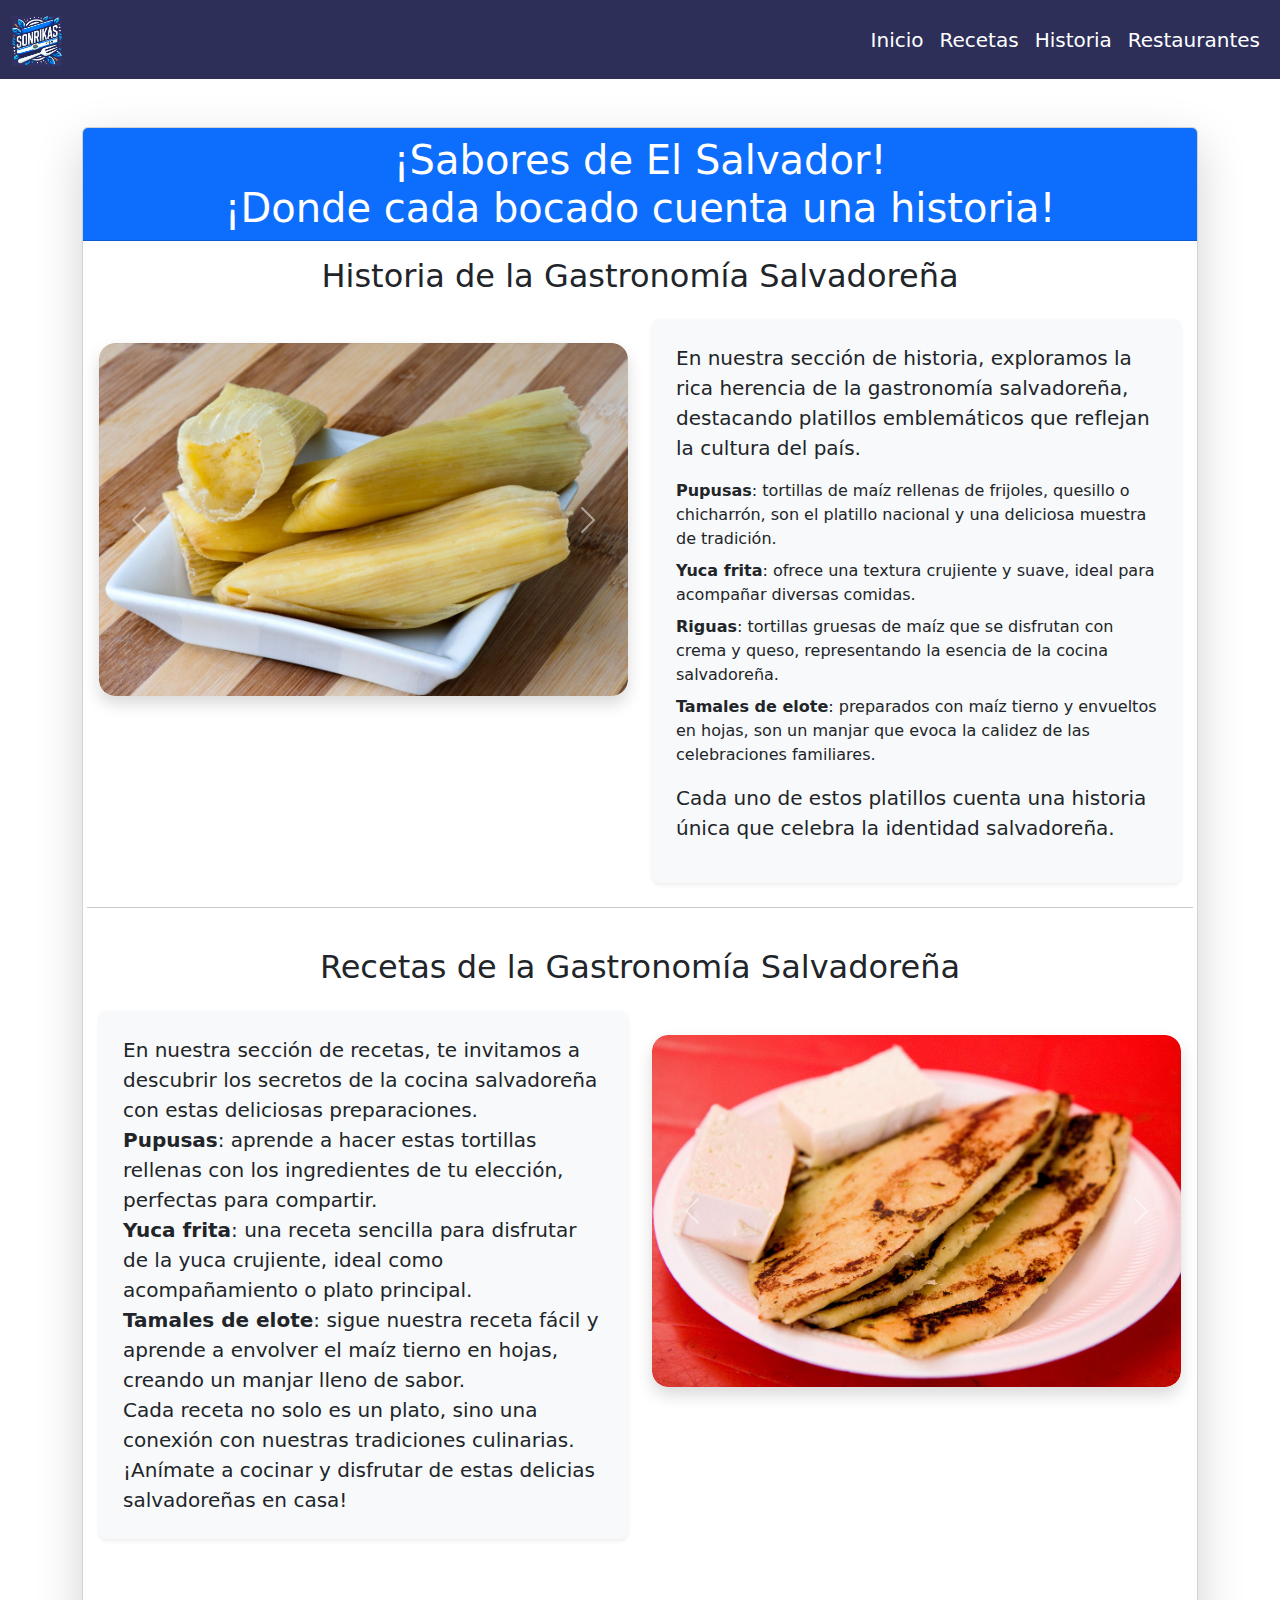
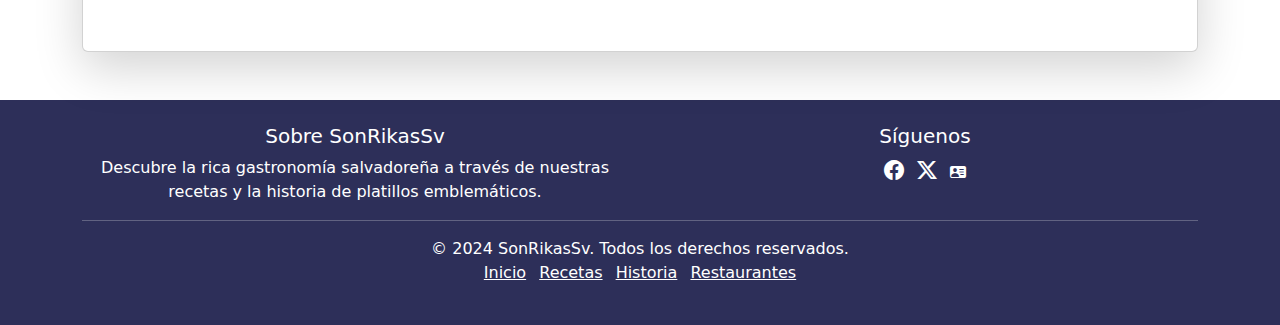
<file: index.html>
<!DOCTYPE html>
<html lang="es">

<head>
    <!-- Google tag (gtag.js) -->
    <script async src="https://www.googletagmanager.com/gtag/js?id=G-XH4VX1W333"></script>
    <script>
        window.dataLayer = window.dataLayer || [];
        function gtag() { dataLayer.push(arguments); }
        gtag('js', new Date());

        gtag('config', 'G-XH4VX1W333');
    </script>
    <meta charset="UTF-8">
    <meta name="viewport" content="width=device-width, initial-scale=1.0">
    <title>SonRikasSv</title>
    <meta name="description" content="SonRikasSv - Sabores de El Salvador donde cada bocado cuenta una historia" />
    <meta name="keywords"
        content="SonRikasSv, Rikas, Son Rikas Sv, Son ricas, son rikas, son ricas sv, Gastronomía, tradicionales, recetas, historia, platos, platillos, típicos, salvadoreña, recetas típicas, precios restaurantes, direcciones, tradiciones, yuca frita, tamales de elote, elotes, riguas, pupusas">
    <meta name="author" content="SonRikasSV">
    <meta name="google-site-verification" content="google2ce3f2f47f7d86a8" />
    <meta name="robots" content="index, follow">
    <!-- opengraf -->
    <meta property="og:type" content="website">
    <meta property="og:title" content="SonRikasSv – Gastronomia salvadoreña " />
    <meta property="og:description"
        content=" SonRikasSv - Sabores de El Salvador donde cada bocado cuenta una historia" />
    <meta property="og:image" content="https://sonrikassv.vercel.app/Imagenes/logo.jpg" itemprop="image" />
    <meta property="og:url" content="https://sonrikassv.vercel.app/" />
    <meta property="og:locale" content="es_SV">
    <!-- twitter -->
    <meta name="twitter:card" content="summary_large_image" />
    <meta property="twitter:title" content="SonRikasSv – Gastronomía salvadoreña" />
    <meta property="twitter:description" content="SonRikasSv - Sabores de El Salvador donde cada bocado cuenta una historia"/>
    <meta property="twitter:image" content="https://sonrikassv.vercel.app/Imagenes/logo.jpg" />
    <meta name="twitter:site" content="@SonRikasSV">

    <!-- esitlos -->
    <link rel="shortcut icon" type="image/x-icon" href="./Imagenes/logo.ico">
    <link rel="stylesheet" href="./static/css/style.css">
    <!-- Bootstrap -->
    <link rel="stylesheet" href="./static/css/bootstrap.min.css">
    <link rel="stylesheet" href="https://cdn.jsdelivr.net/npm/bootstrap-icons@1.11.3/font/bootstrap-icons.min.css">
</head>

<body>
    <header>
        <!-- nav-bar -->
        <nav class="navbar navbar-expand-lg custom-navbar text-white">
            <div class="container-fluid text-white">
                <a class="navbar-brand" href="./index.html">
                    <img src="./Imagenes/logo.jpg" alt="Logo" width="50" height="50"
                        class="d-inline-block align-text-top">
                </a>
                <button class="navbar-toggler text-white" type="button" data-bs-toggle="collapse"
                    data-bs-target="#navbarSupportedContent" aria-controls="navbarSupportedContent"
                    aria-expanded="false" aria-label="Toggle navigation">
                    <i class="bi bi-list text-white fs-4"></i>
                </button>
                <div class="collapse navbar-collapse" id="navbarSupportedContent">
                    <ul class="navbar-nav ms-auto mb-2 mb-lg-0">
                        <li class="nav-item">
                            <a class="nav-link active text-white fs-5" aria-current="page"
                                href="./index.html">Inicio</a>
                        </li>
                        <li class="nav-item">
                            <a class="nav-link active text-white fs-5" aria-current="page"
                                href="./Recetas/recetas.html">Recetas</a>
                        </li>
                        <li class="nav-item">
                            <a class="nav-link active text-white fs-5" aria-current="page"
                                href="./Historia/historia.html">Historia</a>
                        </li>
                        <li class="nav-item">
                            <a class="nav-link active text-white fs-5" aria-current="page"
                                href="./Restaurante/restaurante.html">Restaurantes</a>
                        </li>
                    </ul>
                </div>
            </div>
        </nav>
    </header>

    <div class="container my-5">
        <!-- Encabezado principal -->
        <div class="card shadow-lg">
            <h1 class="card-header text-center bg-primary text-white">¡Sabores de El Salvador! <br> ¡Donde cada bocado
                cuenta una historia!</h1>
            <div class="card-body">
                <div class="mb-5">
                    <h2 class="card-title text-center mb-4">Historia de la Gastronomía Salvadoreña</h2>
                    <div class="row g-4">
                        <!-- Carousel de imágenes -->
                        <div class="col-12 col-md-6 py-4">
                            <div id="carouselHistoria" class="carousel slide" data-bs-ride="carousel">
                                <div class="carousel-inner rounded-4 shadow">
                                    <div class="carousel-item">
                                        <a href="./Historia/detallesHistoria/historiaPupusas.html">
                                            <img src="./Imagenes/pupusasPr.webp"
                                                class="d-block w-100 rounded-4 img-fluid" alt="Pupusas">
                                        </a>
                                    </div>
                                    <div class="carousel-item active">
                                        <a href="./Historia/detallesHistoria/historiaTamalesElote.html">
                                            <img src="./Imagenes/ReTamalesElotePr.webp" loading="lazy" class="d-block w-100 rounded-4 img-fluid" alt="Tamales de Elote">

                                        </a>
                                    </div>                                    
                                    <div class="carousel-item">
                                        <a href="./Historia/detallesHistoria/historiaYucaFrita.html">
                                            <img src="./Imagenes/yucaFritPr.webp"
                                                class="d-block w-100 rounded-4 img-fluid" alt="Yuca Frita">
                                        </a>
                                    </div>
                                </div>
                                <button class="carousel-control-prev" type="button" data-bs-target="#carouselHistoria"
                                    data-bs-slide="prev">
                                    <span class="carousel-control-prev-icon" aria-hidden="true"></span>
                                    <span class="visually-hidden">Anterior</span>
                                </button>
                                <button class="carousel-control-next" type="button" data-bs-target="#carouselHistoria"
                                    data-bs-slide="next">
                                    <span class="carousel-control-next-icon" aria-hidden="true"></span>
                                    <span class="visually-hidden">Siguiente</span>
                                </button>
                            </div>
                        </div>
                        <!-- Texto de la historia -->
                        <div class="col-12 col-md-6 d-flex flex-column justify-content-center">
                            <div class="bg-light p-4 rounded-3 shadow-sm">
                                <p class="card-text fs-5 text-md-justify">
                                    En nuestra sección de historia, exploramos la rica herencia de la gastronomía salvadoreña, destacando platillos emblemáticos que reflejan la cultura del país.
                                </p>
                                <ul class="list-unstyled fs-6">
                                    <li class="mb-2"><strong>Pupusas</strong>: tortillas de maíz rellenas de frijoles, quesillo o chicharrón, son el platillo nacional y una deliciosa muestra de tradición.</li>
                                    <li class="mb-2"><strong>Yuca frita</strong>: ofrece una textura crujiente y suave, ideal para acompañar diversas comidas.</li>
                                    <li class="mb-2"><strong>Riguas</strong>: tortillas gruesas de maíz que se disfrutan con crema y queso, representando la esencia de la cocina salvadoreña.</li>
                                    <li class="mb-2"><strong>Tamales de elote</strong>: preparados con maíz tierno y envueltos en hojas, son un manjar que evoca la calidez de las celebraciones familiares.</li>
                                </ul>
                                <p class="fs-5 text-md-justify mt-3">
                                    Cada uno de estos platillos cuenta una historia única que celebra la identidad salvadoreña.
                                </p>
                            </div>
                        </div>
                        
                        <hr>
                        <div class="mb-5">
                            <h2 class="card-title text-center mb-4">Recetas de la Gastronomía Salvadoreña</h2>
                            <div class="row g-4">
                                <!-- Texto de la historia -->
                                <div class="col-12 col-md-6 d-flex flex-column justify-content-center">
                                    <div class="bg-light p-4 rounded-3 shadow-sm">
                                        <p class="card-text fs-5 text-justify">
                                            En nuestra sección de recetas, te invitamos a descubrir los secretos de la
                                            cocina salvadoreña con estas deliciosas preparaciones. <br>
                                            <strong>Pupusas</strong>: aprende a hacer estas tortillas rellenas con los
                                            ingredientes de tu elección, perfectas para compartir.<br>
                                            <strong>Yuca frita</strong>: una receta sencilla para disfrutar de la yuca
                                            crujiente, ideal como acompañamiento o plato principal.<br>
                                            <strong>Tamales de elote</strong>: sigue nuestra receta fácil y aprende a
                                            envolver el maíz tierno en hojas, creando un manjar lleno de sabor.<br>
                                            Cada receta no solo es un plato, sino una conexión con nuestras tradiciones
                                            culinarias. ¡Anímate a cocinar y disfrutar de estas delicias salvadoreñas en
                                            casa!
                                        </p>
                                    </div>
                                </div>
                                <!-- Carousel de imágenes -->
                                <div class="col-12 col-md-6 py-4">
                                    <div id="carouselRecetas" class="carousel slide" data-bs-ride="carousel">
                                        <div class="carousel-inner rounded-4 shadow">
                                            <div class="carousel-item active">
                                                <a href="./Recetas/detallesRecetas/recetaRiguas.html">
                                                    <img src="./Imagenes/ReRiguasPr.webp"
                                                        class="d-block w-100 rounded-4 img-fluid"
                                                        alt="Recetas de Riguas">
                                                </a>

                                            </div>
                                            <div class="carousel-item">
                                                <a href="./Recetas/detallesRecetas/recetaPupusas.html">
                                                    <img src="./Imagenes/RePupusasPr.webp"
                                                        class="d-block w-100 rounded-4 img-fluid"
                                                        alt="Receta de Pupusas">
                                                </a>
                                            </div>
                                            <div class="carousel-item">
                                                <a href="./Recetas/detallesRecetas/recetaYucaFrita.html">
                                                    <img src="./Imagenes/ReYucaFrita.webp"
                                                        class="d-block w-100 rounded-4 img-fluid"
                                                        alt="Recetas de Yuca Frita">
                                                </a>
                                            </div>
                                            <div class="carousel-item">
                                                <a href="Recetas/detallesRecetas/recetaTamalesElote.html">
                                                    <img src="./Imagenes/ReTamalesElotePr.webp"
                                                        class="d-block w-100 rounded-4 img-fluid"
                                                        alt="Recetas tamales de elote">
                                                </a>
                                            </div>
                                        </div>
                                        <button class="carousel-control-prev" type="button"
                                            data-bs-target="#carouselRecetas" data-bs-slide="prev">
                                            <span class="carousel-control-prev-icon" aria-hidden="true"></span>
                                            <span class="visually-hidden">Anterior</span>
                                        </button>
                                        <button class="carousel-control-next" type="button"
                                            data-bs-target="#carouselRecetas" data-bs-slide="next">
                                            <span class="carousel-control-next-icon" aria-hidden="true"></span>
                                            <span class="visually-hidden">Siguiente</span>
                                        </button>
                                    </div>
                                </div>
                            </div>
                        </div>
                    </div>
                </div>
            </div>
        </div>
    </div>


    <footer class="footer custom-navbar  text-white text-center py-4">
        <div class="container">
            <div class="row">
                <div class="col-12 col-md-6">
                    <h5>Sobre SonRikasSv</h5>
                    <p class="mb-0">Descubre la rica gastronomía salvadoreña a través de nuestras recetas y la historia
                        de platillos emblemáticos.</p>
                </div>
                <div class="col-12 col-md-6">
                    <h5>Síguenos</h5>
                    <ul class="list-inline">
                        <li class="list-inline-item">
                            <a href="https://www.facebook.com/sonrikassv" class="text-white" target="_blank"
                                aria-label="Facebook">
                                <i class="bi bi-facebook fs-5"></i>
                            </a>
                        </li>
                        <li class="list-inline-item">
                            <a href="https://x.com/SonRikasSv" class="text-white fs-5" target="_blank"
                                aria-label="Twitter">
                                <i class="bi bi-twitter-x"></i>
                            </a>
                        </li>
                        <li class="list-inline-item">
                            <a href="./LandingPage/landingPage.html" class="text-white" aria-label="Correo Electrónico">
                                <i class="bi bi-person-vcard-fill"></i>
                            </a>
                        </li>
                    </ul>
                </div>
            </div>
            <hr class="my-3">
            <p class="mb-0">&copy; 2024 SonRikasSv. Todos los derechos reservados.</p>
            <nav>
                <ul class="list-inline">
                    <li class="list-inline-item">
                        <a href="./index.html" class="text-white">Inicio</a>
                    </li>
                    <li class="list-inline-item">
                        <a href="./Recetas/recetas.html" class="text-white">Recetas</a>
                    </li>
                    <li class="list-inline-item">
                        <a href="./Historia/historia.html" class="text-white">Historia</a>
                    </li>
                    <li class="list-inline-item">
                        <a href="./Restaurante/restaurante.html" class="text-white">Restaurantes</a>
                    </li>
                </ul>
            </nav>
        </div>
    </footer>


    <!-- Bootstrap -->
    <script type="text/javascript" src="static/js/bootstrap.bundle.min.js"></script>
</body>

</html>
</file>
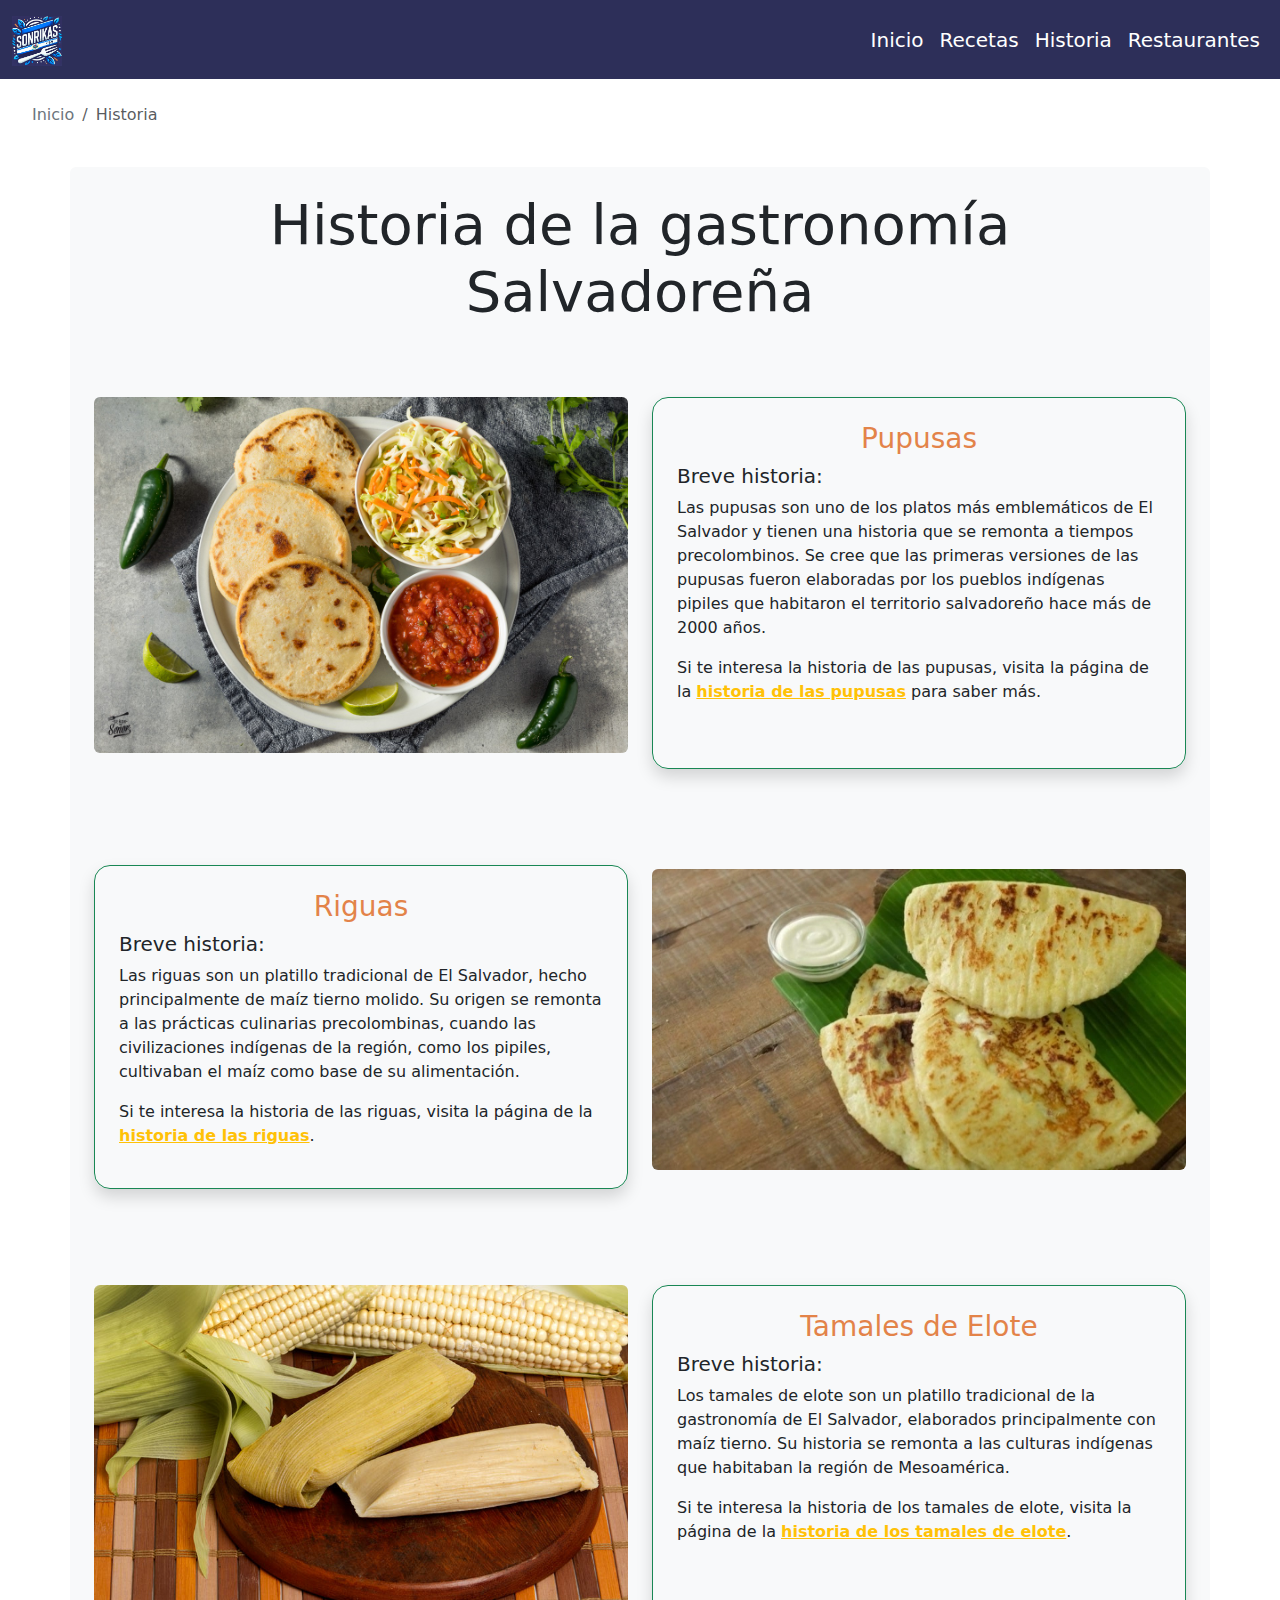
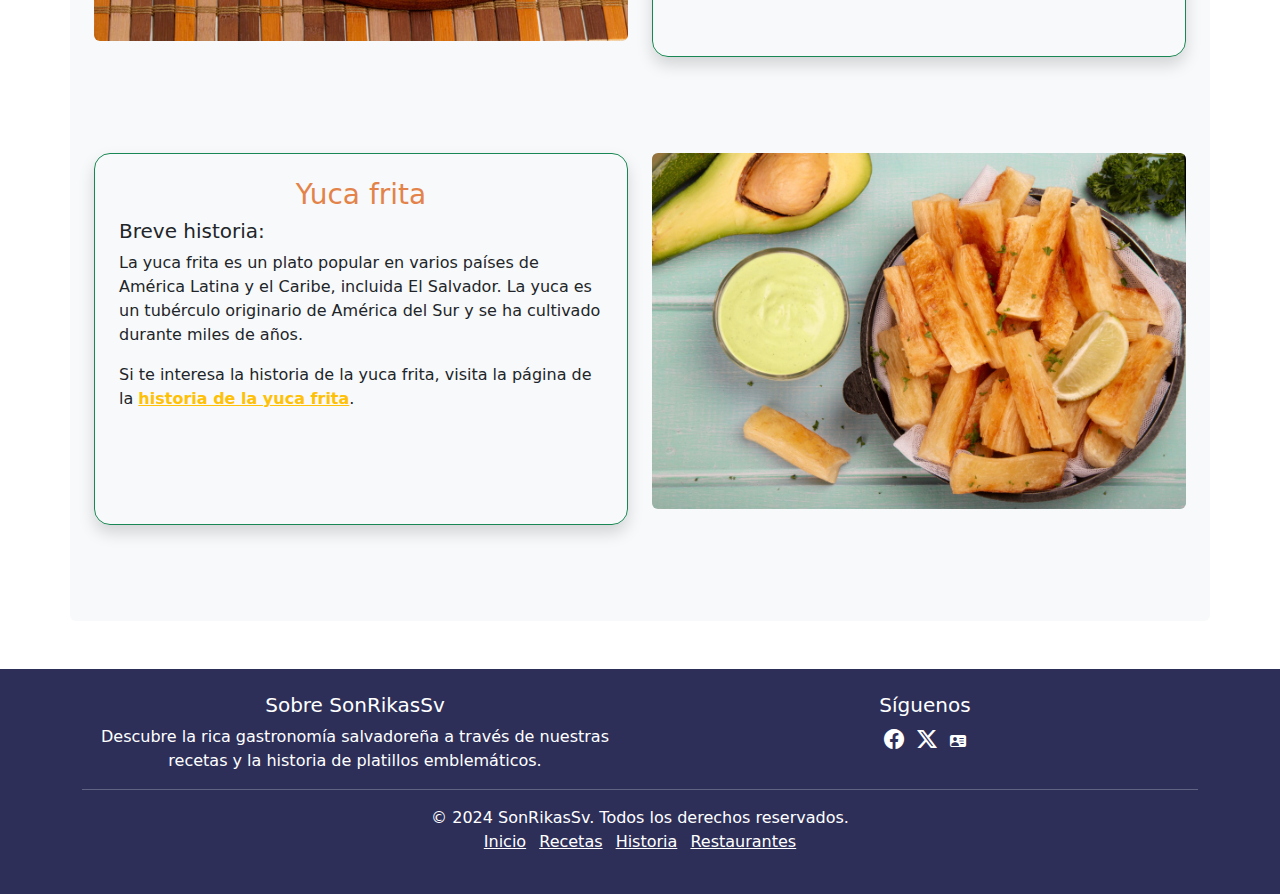
<file: Historia/historia.html>
<!DOCTYPE html>
<html lang="es">

<head>
    <!-- Google tag (gtag.js) -->
    <script async src="https://www.googletagmanager.com/gtag/js?id=G-XH4VX1W333"></script>
    <script>
        window.dataLayer = window.dataLayer || [];
        function gtag() { dataLayer.push(arguments); }
        gtag('js', new Date());

        gtag('config', 'G-XH4VX1W333');
    </script>
    <meta charset="UTF-8">
    <meta name="viewport" content="width=device-width, initial-scale=1.0">
    <title>SonRikasSv - Historia</title>
    <meta name="description"
        content="Explora la historia detrás de los platillos tradicionales salvadoreños como las pupusas, yuca frita, tamales y riguas. Descubre el origen cultural y las tradiciones que los rodean.">
    <meta name="keywords"
        content="Historia, Comida, platillo, típica, típico, tradicional, salvadoreña, pupusas, yucas, tamales, sonRikasSv">
    <meta name="author" content="SonRikasSv">
    <!-- Open Graph Metadata -->
    <meta property="og:title" content="SonRikasSv - Historia de la gastronomia salvadoreña">
    <meta property="og:description"
        content="Explora la historia detrás de los platillos tradicionales salvadoreños como las pupusas, yuca frita, tamales y riguas. Descubre el origen cultural y las tradiciones que los rodean.">
    <meta property="og:type" content="website">
    <meta property="og:url" content="https://sonrikassv.vercel.app/Historia/historia.html">
    <meta property="og:locale" content="es_SV">
    <!-- Twitter Card Metadata -->
    <meta name="twitter:card" content="summary_large_image">
    <meta name="twitter:title" content="SonRikasSv - Historia de la gastronomia de El Salvador">
    <meta name="twitter:description"
        content="Explora la historia detrás de los platillos tradicionales salvadoreños como las pupusas, yuca frita, tamales y riguas. Descubre el origen cultural y las tradiciones que los rodean">
    <meta name="twitter:image" content="https://sonrikassv.vercel.app/Imagenes/pupusasPr.webp">
    <meta name="twitter:site" content="@SonRikasSV">
    <!-- Meta Robots -->
    <meta name="robots" content="index, follow">
    <!-- Canonical URL -->
    <link rel="canonical" href="https://sonrikassv.vercel.app/Historia/historia.html">
    <link rel="shortcut icon" type="image/x-icon" href="../Imagenes/logo.ico">
    <link rel="stylesheet" href="../static/css/style.css">
    <!-- Bootstrap -->
    <link rel="stylesheet" href="../static/css/bootstrap.min.css">
    <link rel="stylesheet" href="https://cdn.jsdelivr.net/npm/bootstrap-icons@1.11.3/font/bootstrap-icons.min.css">
</head>

<body>
    <header>
        <!-- nav-bar -->
        <nav class="navbar navbar-expand-lg custom-navbar text-white">
            <div class="container-fluid text-white">
                <a class="navbar-brand" href="../index.html">
                    <img src="../Imagenes/logo.jpg" alt="Logo" width="50" height="50"
                        class="d-inline-block align-text-top">
                </a>
                <button class="navbar-toggler text-white" type="button" data-bs-toggle="collapse"
                    data-bs-target="#navbarSupportedContent" aria-controls="navbarSupportedContent"
                    aria-expanded="false" aria-label="Toggle navigation">
                    <i class="bi bi-list text-white fs-4"></i>
                </button>
                <div class="collapse navbar-collapse" id="navbarSupportedContent">
                    <ul class="navbar-nav ms-auto mb-2 mb-lg-0">
                        <li class="nav-item">
                            <a class="nav-link active text-white fs-5" aria-current="page"
                                href="../index.html">Inicio</a>
                        </li>
                        <li class="nav-item">
                            <a class="nav-link active text-white fs-5" aria-current="page"
                                href="../Recetas/recetas.html">Recetas</a>
                        </li>
                        <li class="nav-item">
                            <a class="nav-link active text-white fs-5" aria-current="page"
                                href="../Historia/historia.html">Historia</a>
                        </li>
                        <li class="nav-item">
                            <a class="nav-link active text-white fs-5" aria-current="page"
                                href="../Restaurante/restaurante.html">Restaurantes</a>
                        </li>
                    </ul>
                </div>
            </div>
        </nav>
    </header>
    <div class="p-4 mx-2">
        <nav aria-label="breadcrumb ">
            <ol class="breadcrumb">
                <li class="breadcrumb-item "><a href="../index.html"
                        class="text-decoration-none text-secondary">Inicio</a></li>
                <li class="breadcrumb-item active" aria-current="page">Historia</li>
            </ol>
        </nav>
    </div>

    <div class="container bg-light p-4 rounded">
        <!-- Título -->
        <div class="text-center mb-5">
            <h1 class="display-4">Historia de la gastronomía Salvadoreña</h1>
        </div>

        <!-- Pupusas -->
        <div class="row mb-5 ">
            <div class="col-md-6 d-flex align-items-center py-4">
                <img class="img-fluid rounded mb-3" src="../Imagenes/pupusasPr.webp" alt="Pupusas" title="Pupusas" />
            </div>
            <div class="col-md-6 d-flex justify-content-center align-items-center py-4">
                <div class="border border-success rounded-4 p-4 shadow h-100 align-items-center">
                    <h3 class="text-center titulo-naranja">Pupusas</h3>
                    <h5>Breve historia:</h5>
                    <p class="text-justify">
                        Las pupusas son uno de los platos más emblemáticos de El Salvador y tienen una historia que se
                        remonta a tiempos precolombinos. Se cree que las primeras versiones de las pupusas fueron elaboradas
                        por los pueblos indígenas pipiles que habitaron el territorio salvadoreño hace más de 2000 años.
                    </p>
                    <p>Si te interesa la historia de las pupusas, visita la página de la
                        <a href="./detallesHistoria/historiaPupusas.html" class="text-warning fw-bold">historia de las
                            pupusas</a> para saber más.
                    </p>
                </div>                
            </div>
        </div>

        <!-- Riguas -->
        <div class="row mb-5 ">
            <div class="col-md-6 d-flex align-items-center py-4 order-md-2">
                <img class="img-fluid rounded mb-3" src="../Imagenes/riguas.webp" alt="Riguas" title="Riguas" />
            </div>
            <div class="col-md-6 d-flex  py-4 order-md-1">
                <div class="border border-success rounded-4 p-4 shadow h-100 align-items-center">
                    <h3 class="text-center titulo-naranja">Riguas</h3>
                    <h5>Breve historia:</h5>
                    <p class="text-justify">
                        Las riguas son un platillo tradicional de El Salvador, hecho principalmente de maíz tierno molido.
                        Su origen se remonta a las prácticas culinarias precolombinas, cuando las civilizaciones indígenas
                        de la región, como los pipiles, cultivaban el maíz como base de su alimentación.
                    </p>
                    <p>Si te interesa la historia de las riguas, visita la página de la
                        <a href="./detallesHistoria/historiaRiguas.html" class="text-warning fw-bold">historia de las
                            riguas</a>.
                    </p>
                </div>
                
            </div>
        </div>

        <!-- Tamales de Elote -->
        <div class="row mb-5 ">
            <div class="col-md-6 d-flex align-items-center py-4">
                <img class="img-fluid rounded mb-3" src="../Imagenes/tamalesEloteP.jpg" alt="Tamales de Elote"
                    title="Tamales de Elote" />
            </div>
            <div class="col-md-6 d-flex  py-4 ">
                <div class="border border-success rounded-4 p-4 shadow h-100 align-items-center">
                    <h3 class="text-center titulo-naranja">Tamales de Elote</h3>
                    <h5>Breve historia:</h5>
                    <p class="text-justify">
                        Los tamales de elote son un platillo tradicional de la gastronomía de El Salvador, elaborados
                        principalmente con maíz tierno. Su historia se remonta a las culturas indígenas que habitaban la
                        región de Mesoamérica.
                    </p>
                    <p>Si te interesa la historia de los tamales de elote, visita la página de la
                        <a href="./detallesHistoria/historiaTamalesElote.html" class="text-warning fw-bold">historia de los
                            tamales de elote</a>.
                    </p>
                </div>
                
            </div>
        </div>

        <!-- Yuca frita -->
        <div class="row mb-5 ">
            <div class="col-md-6 d-flex align-items-center py-4 order-md-2">
                <img class="img-fluid rounded mb-3" src="../Imagenes/yucaFritPr.webp" alt="Yuca frita"
                    title="Yuca frita" />
            </div>
            <div class="col-md-6 d-flex  py-4 order-md-1">
                <div class="border border-success rounded-4 p-4 shadow h-100 align-items-center">
                    <h3 class="text-center titulo-naranja">Yuca frita</h3>
                    <h5>Breve historia:</h5>
                    <p class="text-justify">
                        La yuca frita es un plato popular en varios países de América Latina y el Caribe, incluida El
                        Salvador. La yuca es un tubérculo originario de América del Sur y se ha cultivado durante miles de
                        años.
                    </p>
                    <p>Si te interesa la historia de la yuca frita, visita la página de la
                        <a href="./detallesHistoria/historiaYucaFrita.html" class="text-warning fw-bold">historia de la yuca
                            frita</a>.
                    </p>
                </div>
               
            </div>
        </div>
    </div>

    <div class="py-4"></div>
    <!-- Modal -->
    <div class="modal fade" id="landingModal" tabindex="-1" aria-labelledby="landingModalLabel" aria-hidden="true">
        <div class="modal-dialog modal-dialog-centered">
            <div class="modal-content">
                <div class="modal-header">
                    <h5 class="modal-title" id="landingModalLabel">¡Siguenos en nuestras redes sociales!</h5>
                    <button type="button" class="btn-close" data-bs-dismiss="modal" aria-label="Close"></button>
                </div>
                <div class="modal-body">
                    ¡No te pierdas lo mejor de nuestra gastronomía salvadoreña! Síguenos en nuestras redes sociales y
                    mantente al día con recetas, historias y los mejores lugares para disfrutar de nuestros sabores.
                </div>

                <div class="modal-footer justify-content-center">
                    <div class="row col-12">
                        <a href="../LandingPage/landingPage.html" class="btn btn-primary">Ir</a>
                    </div>

                </div>
            </div>
        </div>
    </div>

    <!-- foooter -->
    <footer class="footer custom-navbar  text-white text-center py-4">
        <div class="container">
            <div class="row">
                <div class="col-12 col-md-6">
                    <h5>Sobre SonRikasSv</h5>
                    <p class="mb-0">Descubre la rica gastronomía salvadoreña a través de nuestras recetas y la historia
                        de platillos emblemáticos.</p>
                </div>
                <div class="col-12 col-md-6">
                    <h5>Síguenos</h5>
                    <ul class="list-inline">
                        <li class="list-inline-item">
                            <a href="https://www.facebook.com/sonrikassv" class="text-white" target="_blank"
                                aria-label="Facebook">
                                <i class="bi bi-facebook fs-5"></i>
                            </a>
                        </li>
                        <li class="list-inline-item">
                            <a href="https://x.com/SonRikasSv" class="text-white fs-5" target="_blank"
                                aria-label="Twitter">
                                <i class="bi bi-twitter-x"></i>
                            </a>
                        </li>
                        <li class="list-inline-item">
                            <a href="../LandingPage/landingPage.html" class="text-white"
                                aria-label="Correo Electrónico">
                                <i class="bi bi-person-vcard-fill"></i>
                            </a>
                        </li>
                    </ul>
                </div>
            </div>
            <hr class="my-3">
            <p class="mb-0">&copy; 2024 SonRikasSv. Todos los derechos reservados.</p>
            <nav>
                <ul class="list-inline">
                    <li class="list-inline-item">
                        <a href="../index.html" class="text-white">Inicio</a>
                    </li>
                    <li class="list-inline-item">
                        <a href="../Recetas/recetas.html" class="text-white">Recetas</a>
                    </li>
                    <li class="list-inline-item">
                        <a href="../Historia/historia.html" class="text-white">Historia</a>
                    </li>
                    <li class="list-inline-item">
                        <a href="../Restaurante/restaurante.html" class="text-white">Restaurantes</a>
                    </li>
                </ul>
            </nav>
        </div>
    </footer>

    <!-- Bootstrap -->
    <script type="text/javascript" src="../static/js/bootstrap.bundle.min.js"></script>
    <script src="https://code.jquery.com/jquery-3.6.0.min.js"></script>
    <script type="text/javascript" src="../static/js/popper.min.js"></script>
    <script type="text/javascript" src="../static/js/modal.js"></script>
</body>

</html>
</file>
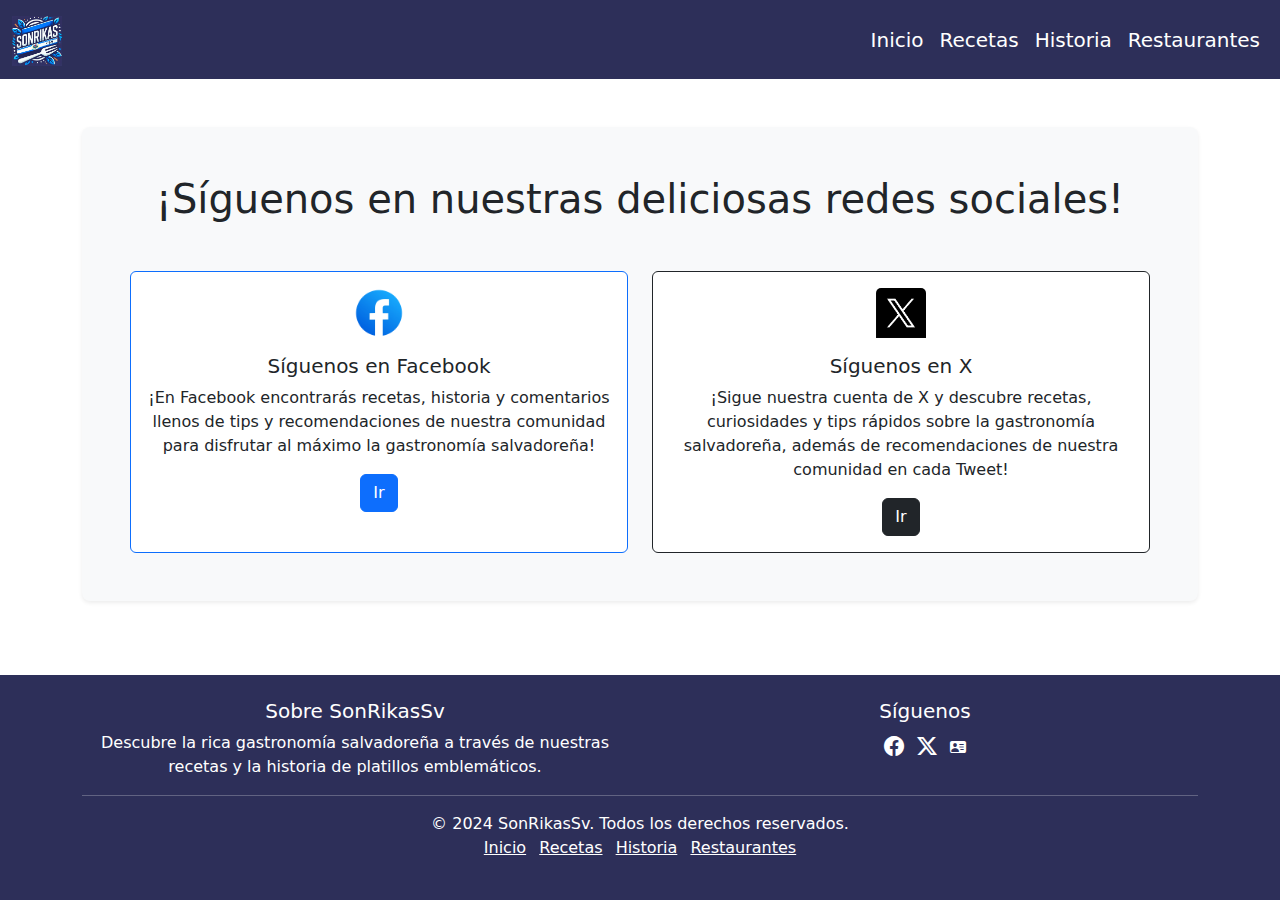
<file: LandingPage/landingPage.html>
<!DOCTYPE html>
<html lang="es">

<head>
    <!-- Google tag (gtag.js) -->
    <script async src="https://www.googletagmanager.com/gtag/js?id=G-XH4VX1W333"></script>
    <script>
      window.dataLayer = window.dataLayer || [];
      function gtag(){dataLayer.push(arguments);}
      gtag('js', new Date());
    
      gtag('config', 'G-XH4VX1W333');
    </script>
    <meta charset="UTF-8">
    <meta name="viewport" content="width=device-width, initial-scale=1.0">
    <meta property="og:type" content="website">
    <meta name="author" content="SonRikasSv">
    <title>SonRikasSv - Landing Page</title>
    <link rel="stylesheet" href="../static/css/style.css">
    <!-- Bootstrap -->
    <link rel="stylesheet" href="../static/css/bootstrap.min.css" />
    <link rel="shortcut icon" type="image/x-icon" href="../Imagenes/logo.ico">
    <link rel="stylesheet" href="https://cdn.jsdelivr.net/npm/bootstrap-icons@1.11.3/font/bootstrap-icons.min.css">
</head>

<body class="d-flex flex-column min-vh-100">
    <header>
        <!-- nav-bar -->
        <nav class="navbar navbar-expand-lg custom-navbar text-white">
            <div class="container-fluid">
                <a class="navbar-brand" href="../index.html">
                    <img src="../Imagenes/logo.jpg" alt="Logo" width="50" height="50" class="d-inline-block align-text-top">
                </a>
                <button class="navbar-toggler text-white" type="button" data-bs-toggle="collapse"
                    data-bs-target="#navbarSupportedContent" aria-controls="navbarSupportedContent"
                    aria-expanded="false" aria-label="Toggle navigation">
                    <i class="bi bi-list text-white fs-4"></i>
                </button>
                <div class="collapse navbar-collapse" id="navbarSupportedContent">
                    <ul class="navbar-nav ms-auto mb-2 mb-lg-0">
                        <li class="nav-item">
                            <a class="nav-link text-white fs-5" href="../index.html">Inicio</a>
                        </li>
                        <li class="nav-item">
                            <a class="nav-link text-white fs-5" href="../Recetas/recetas.html">Recetas</a>
                        </li>
                        <li class="nav-item">
                            <a class="nav-link text-white fs-5" href="../Historia/historia.html">Historia</a>
                        </li>
                        <li class="nav-item">
                            <a class="nav-link text-white fs-5" href="../Restaurante/restaurante.html">Restaurantes</a>
                        </li>
                    </ul>
                </div>
            </div>
        </nav>
    </header>

    <!-- Contenido principal -->
    <main class="container mt-5 mb-5 flex-grow-1">
        <!-- Redes Sociales -->
        <div class="text-center">
            <div class="bg-light p-5 rounded-3 shadow-sm">
                <h1 class="mb-5">¡Síguenos en nuestras deliciosas redes sociales!</h1>
                <div class="row row-cols-1 row-cols-md-2 g-4">
                    <!-- Tarjeta Facebook -->
                    <div class="col">
                        <div class="card h-100 border-primary">
                            <div class="card-body text-center">
                                <img src="./logosLanding/facebook.webp" alt="Facebook" class="card-img-top mb-3" style="width: 50px; height: auto;">
                                <h5 class="card-title">Síguenos en Facebook</h5>
                                <p class="card-text">¡En Facebook encontrarás recetas, historia y comentarios llenos de tips y recomendaciones de nuestra comunidad para disfrutar al máximo la gastronomía salvadoreña!</p>
                                <a href="https://www.facebook.com/sonrikassv" class="btn btn-primary">Ir</a>
                            </div>
                        </div>
                    </div>
                    <!-- Tarjeta X (Twitter) -->
                    <div class="col">
                        <div class="card h-100 border-dark">
                            <div class="card-body text-center">
                                <img src="./logosLanding/x.webp" alt="X" class="card-img-top mb-3" style="width: 50px; height: auto;">
                                <h5 class="card-title">Síguenos en X</h5>
                                <p class="card-text">¡Sigue nuestra cuenta de X y descubre recetas, curiosidades y tips rápidos sobre la gastronomía salvadoreña, además de recomendaciones de nuestra comunidad en cada Tweet!</p>
                                <a href="https://x.com/SonRikasSv" class="btn btn-dark">Ir</a>
                            </div>
                        </div>
                    </div>
                </div>
            </div>
        </div>
    </main>

    <!-- Footer -->
    <footer class="footer custom-navbar text-white text-center py-4 mt-auto">
        <div class="container">
            <div class="row">
                <div class="col-12 col-md-6">
                    <h5>Sobre SonRikasSv</h5>
                    <p class="mb-0">Descubre la rica gastronomía salvadoreña a través de nuestras recetas y la historia de platillos emblemáticos.</p>
                </div>
                <div class="col-12 col-md-6">
                    <h5>Síguenos</h5>
                    <ul class="list-inline">
                        <li class="list-inline-item">
                            <a href="https://www.facebook.com/sonrikassv" class="text-white" target="_blank" aria-label="Facebook">
                                <i class="bi bi-facebook fs-5"></i>
                            </a>
                        </li>                        
                        <li class="list-inline-item">
                            <a href="https://x.com/SonRikasSv" class="text-white fs-5" target="_blank"
                                aria-label="Twitter">
                                <i class="bi bi-twitter-x"></i>
                            </a>
                        </li>
                        <li class="list-inline-item">
                            <a href="../LandingPage/landingPage.html" class="text-white"
                                aria-label="Correo Electrónico">
                                <i class="bi bi-person-vcard-fill"></i>
                            </a>
                        </li>
                    </ul>
                </div>
            </div>
            <hr class="my-3">
            <p class="mb-0">&copy; 2024 SonRikasSv. Todos los derechos reservados.</p>
            <nav>
                <ul class="list-inline">
                    <li class="list-inline-item">
                        <a href="../index.html" class="text-white">Inicio</a>
                    </li>
                    <li class="list-inline-item">
                        <a href="../Recetas/recetas.html" class="text-white">Recetas</a>
                    </li>
                    <li class="list-inline-item">
                        <a href="../Historia/historia.html" class="text-white">Historia</a>
                    </li>
                    <li class="list-inline-item">
                        <a href="../Restaurante/restaurante.html" class="text-white">Restaurantes</a>
                    </li>
                </ul>
            </nav>
        </div>
    </footer>

    <!-- Bootstrap -->
    <script type="text/javascript" src="../static/js/bootstrap.bundle.min.js"></script>
    <script src="https://code.jquery.com/jquery-3.6.0.min.js"></script>
    <script type="text/javascript" src="../static/js/popper.min.js"></script>
</body>

</html>
</file>
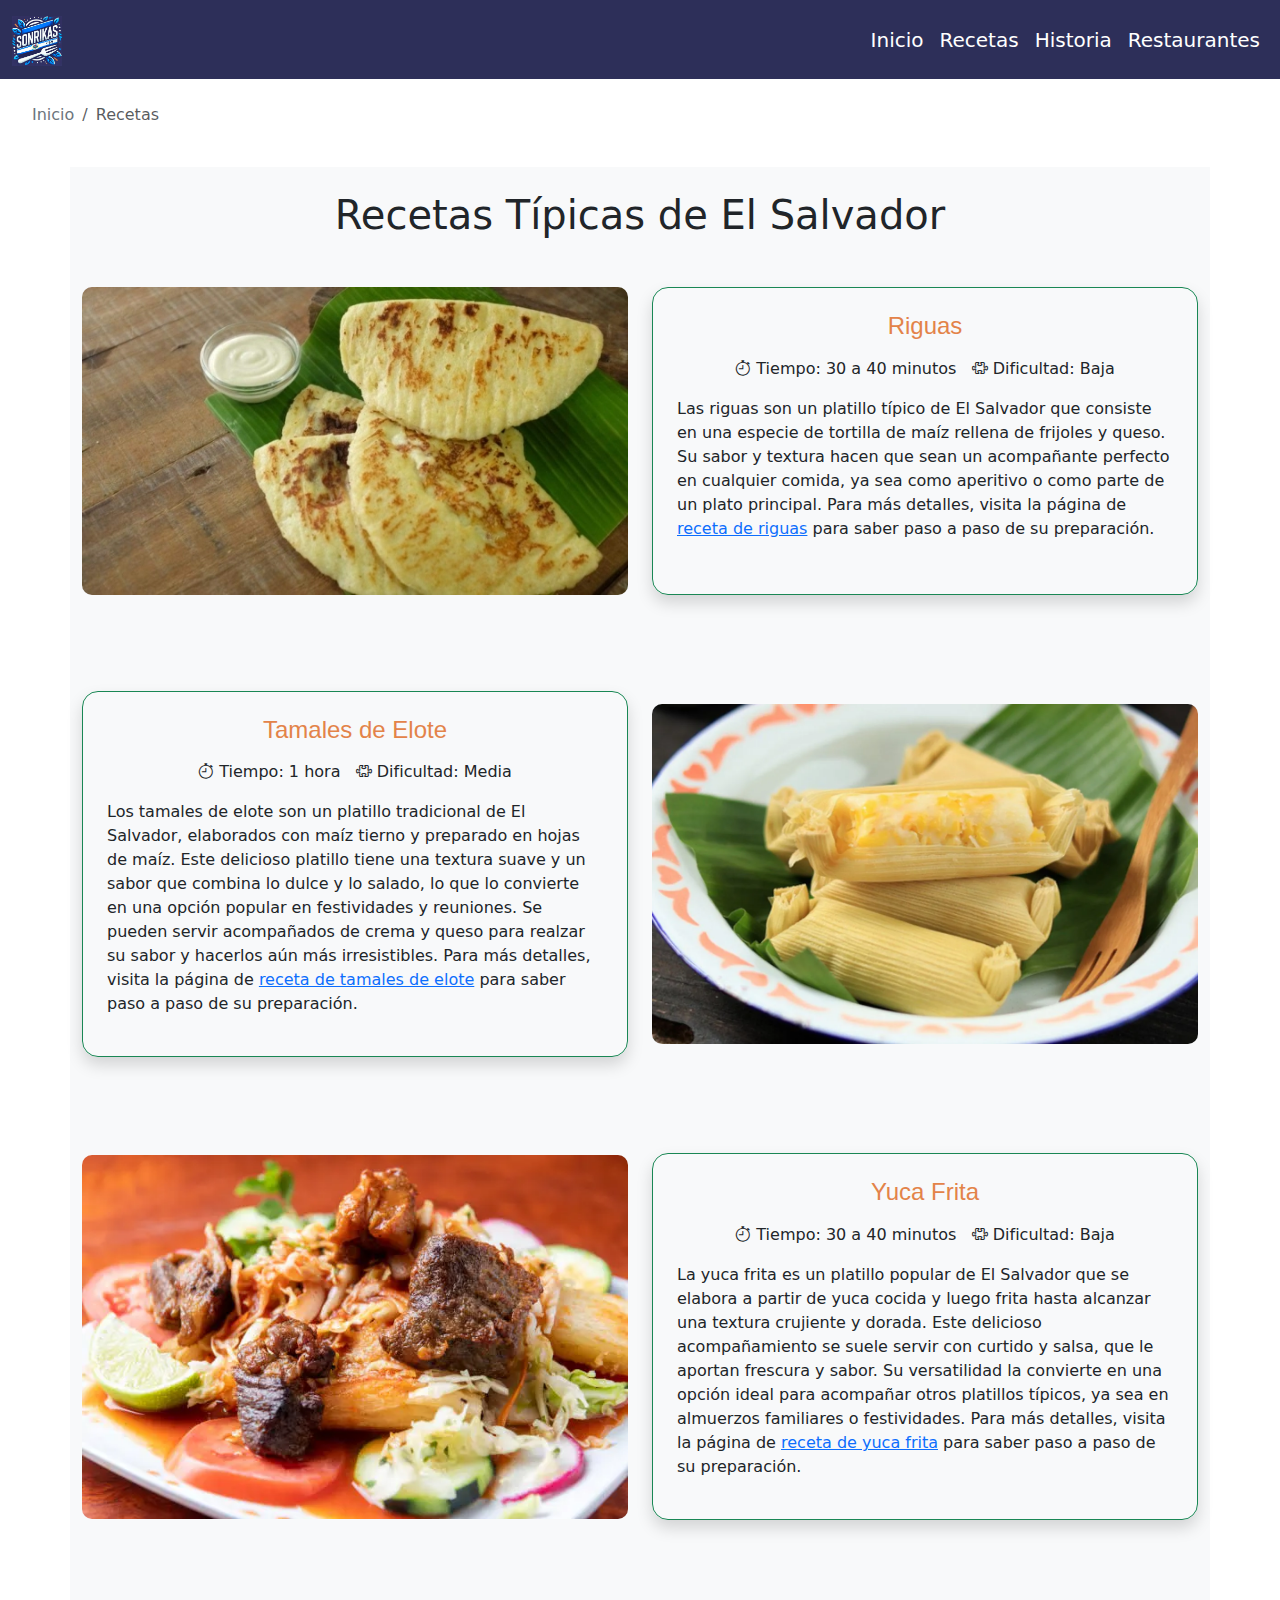
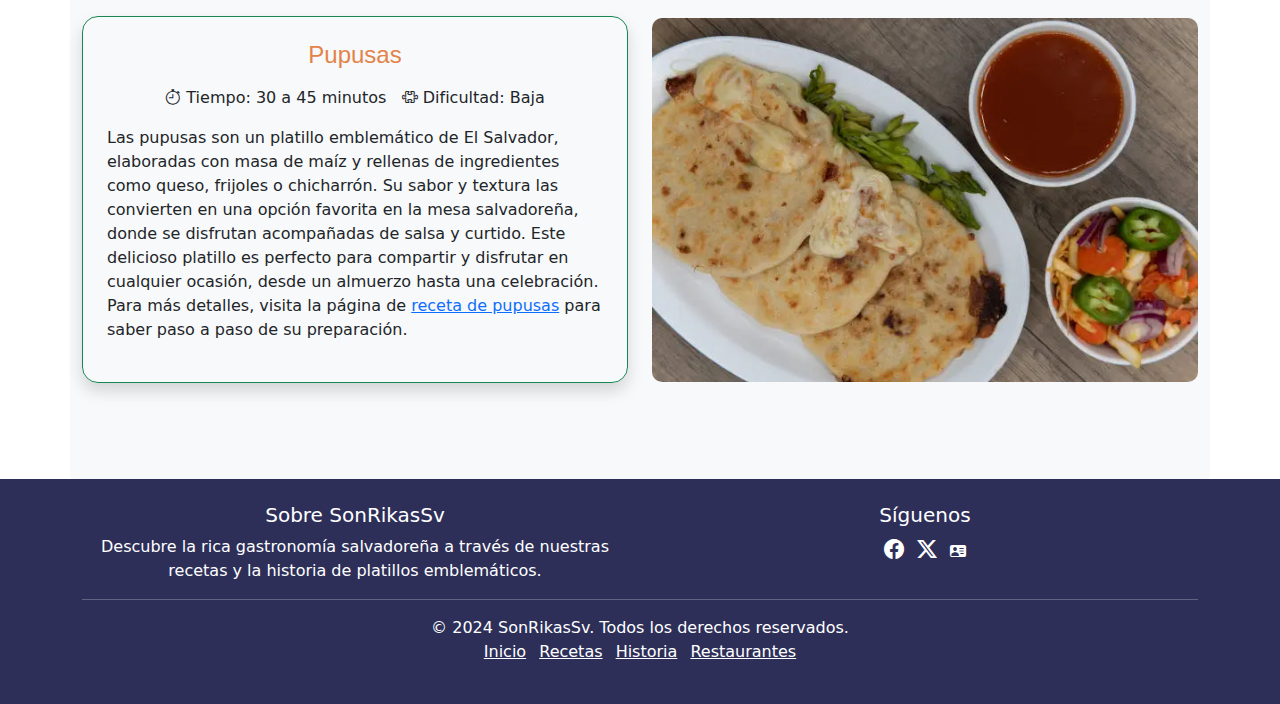
<file: Recetas/recetas.html>
<!DOCTYPE html>
<html lang="es">

<head>
    <!-- Google tag (gtag.js) -->
    <script async src="https://www.googletagmanager.com/gtag/js?id=G-XH4VX1W333"></script>
    <script>
        window.dataLayer = window.dataLayer || [];
        function gtag() { dataLayer.push(arguments); }
        gtag('js', new Date());

        gtag('config', 'G-XH4VX1W333');
    </script>
    <meta charset="UTF-8">
    <meta name="viewport" content="width=device-width, initial-scale=1.0">
    <title>SonRikasSv - Recetas Típicas de El Salvador</title>
    <meta name="description"
        content="SonRikasSv ofrece recetas auténticas de la gastronomía salvadoreña, incluyendo Riguas, Tamales de Elote, Yuca Frita y Pupusas.">
    <meta name="keywords"
        content="recetas, comida salvadoreña, Riguas, Tamales de Elote, Yuca Frita, Pupusas, cocina típica, gastronomía El Salvador">
    <meta name="author" content="SonRikasSv">
    <!-- Open Graph Metadata -->
    <meta property="og:title" content="SonRikasSv - Recetas Típicas de El Salvador">
    <meta property="og:description"
        content="Explora recetas auténticas de la cocina salvadoreña, desde Riguas hasta Pupusas. Encuentra ingredientes, utensilios y pasos para preparar tus platillos favoritos.">
    <meta property="og:type" content="website">
    <meta property="og:url" content="https://sonrikassv.vercel.app/Recetas/recetas.html">
    <meta property="og:image" content="https://sonrikassv.vercel.app/Imagenes/logo.jpg">
    <meta property="og:locale" content="es_SV">

    <!-- Twitter Card Metadata -->
    <meta name="twitter:card" content="summary_large_image">
    <meta name="twitter:title" content="SonRikasSv - Recetas Típicas de El Salvador">
    <meta name="twitter:description"
        content="Descubre recetas típicas de la gastronomía salvadoreña. Aprende a preparar Riguas, Tamales de Elote, Yuca Frita y Pupusas.">
    <meta name="twitter:image" content="https://sonrikassv.vercel.app/Imagenes/logo.jpg">
    <meta name="twitter:site" content="@SonRikasSV">

    <!-- Meta Robots -->
    <meta name="robots" content="index, follow">
    <!-- Canonical URL -->
    <link rel="canonical" href="https://sonrikassv.vercel.app/Receta/recetas.html">
    <!-- Cambia esto al URL de tu página principal -->
    <link rel="shortcut icon" type="image/x-icon" href="../Imagenes/logo.ico">

    <link rel="stylesheet" href="../static/css/style.css">
    <link rel="stylesheet" href="../static/css/bootstrap.min.css" />
    <link rel="stylesheet" href="https://cdn.jsdelivr.net/npm/bootstrap-icons@1.11.3/font/bootstrap-icons.min.css">
</head>

<body>
    <header>
        <!-- nav-bar -->
        <nav class="navbar navbar-expand-lg custom-navbar text-white">
            <div class="container-fluid text-white">
                <a class="navbar-brand" href="../index.html">
                    <img src="../Imagenes/logo.jpg" alt="Logo" width="50" height="50"
                        class="d-inline-block align-text-top">
                </a>
                <button class="navbar-toggler text-white" type="button" data-bs-toggle="collapse"
                    data-bs-target="#navbarSupportedContent" aria-controls="navbarSupportedContent"
                    aria-expanded="false" aria-label="Toggle navigation">
                    <i class="bi bi-list text-white fs-4"></i>
                </button>
                <div class="collapse navbar-collapse" id="navbarSupportedContent">
                    <ul class="navbar-nav ms-auto mb-2 mb-lg-0">
                        <li class="nav-item">
                            <a class="nav-link active text-white fs-5" aria-current="page"
                                href="../index.html">Inicio</a>
                        </li>
                        <li class="nav-item">
                            <a class="nav-link active text-white fs-5" aria-current="page"
                                href="../Recetas/recetas.html">Recetas</a>
                        </li>
                        <li class="nav-item">
                            <a class="nav-link active text-white fs-5" aria-current="page"
                                href="../Historia/historia.html">Historia</a>
                        </li>
                        <li class="nav-item">
                            <a class="nav-link active text-white fs-5" aria-current="page"
                                href="../Restaurante/restaurante.html">Restaurantes</a>
                        </li>
                    </ul>
                </div>
            </div>
        </nav>
    </header>
    <div class="p-4 mx-2">
        <nav aria-label="breadcrumb ">
            <ol class="breadcrumb">
                <li class="breadcrumb-item "><a href="../index.html"
                        class="text-decoration-none text-secondary">Inicio</a></li>
                <li class="breadcrumb-item active" aria-current="page">Recetas</li>
            </ol>
        </nav>
    </div>

    <!-- Sección de recetas -->
    <div class="container py-4 bg-light">
        <h1 class="text-center mb-4">Recetas Típicas de El Salvador</h1>

        <div class="row mb-5">
            <div class="col-md-6 d-flex align-items-center py-4">
                <img src="../Imagenes/riguas.webp" class="img-fluid img-receta" alt="Riguas" title="Riguas">
            </div>
            <div class="col-md-6 d-flex align-items-center py-4 ">
                <div class="border border-success rounded-4 p-4 shadow h-100">
                    <h2 class="titulo-receta">Riguas</h2>
                    <p class="text-justify">
                    <div class="text-center">
                        <i class="bi bi-stopwatch"></i> Tiempo: 30 a 40 minutos &nbsp;
                        <i class="bi bi-puzzle"></i> Dificultad: Baja
                    </div>
                    </p>
                    <p class="text-justify">Las riguas son un platillo típico de El Salvador que consiste en una especie
                        de tortilla de maíz rellena de frijoles y queso. Su sabor y textura hacen que sean un
                        acompañante perfecto en cualquier comida, ya sea como aperitivo o como parte de un plato
                        principal. Para más detalles, visita la página de <a
                            href="../Recetas/detallesRecetas/recetaRiguas.html">receta de riguas</a> para saber paso a
                        paso de su preparación.</p>
                </div>
            </div>
        </div>
        <div class="row mb-5">
            <div class="col-md-6 d-flex align-items-center py-4 order-md-2">
                <img src="../Imagenes/tamales_elote.webp" class="img-fluid img-receta" alt="Tamales de Elote"
                    title="Tamales de Elote">
            </div>
            <div class="col-md-6 d-flex align-items-center py-4 order-md-1">
                <div class="border border-success rounded-4 p-4 shadow h-100">
                    <h2 class="titulo-receta">Tamales de Elote</h2>
                    <p class="text-justify">
                    <div class="text-center">
                        <i class="bi bi-stopwatch"></i> Tiempo: 1 hora &nbsp;
                        <i class="bi bi-puzzle"></i> Dificultad: Media
                    </div>
                    </p>
                    <p class="text-justify">Los tamales de elote son un platillo tradicional de El Salvador, elaborados
                        con maíz tierno y preparado en hojas de maíz. Este delicioso platillo tiene una textura suave y
                        un sabor que combina lo dulce y lo salado, lo que lo convierte en una opción popular en
                        festividades y reuniones. Se pueden servir acompañados de crema y queso para realzar su sabor y
                        hacerlos aún más irresistibles. Para más detalles, visita la página de <a
                            href="../Recetas/detallesRecetas/recetaTamalesElote.html">receta de tamales de elote</a>
                        para saber paso a paso de su preparación.</p>
                </div>
            </div>
        </div>

        <div class="row mb-5">
            <div class="col-md-6 d-flex align-items-center py-4">
                <img src="../Imagenes/yuca_frita.webp" class="img-fluid img-receta" alt="Yuca Frita" title="Yuca Frita">
            </div>
            <div class="col-md-6 d-flex align-items-center py-4">
                <div class="border border-success rounded-4 p-4 shadow h-100">
                    <h2 class="titulo-receta">Yuca Frita</h2>
                    <p class="text-justify">
                    <div class="text-center">
                        <i class="bi bi-stopwatch"></i> Tiempo: 30 a 40 minutos &nbsp;
                        <i class="bi bi-puzzle"></i> Dificultad: Baja
                    </div>
                    </p>
                    <p class="text-justify">La yuca frita es un platillo popular de El Salvador que se elabora a partir
                        de yuca cocida y luego frita hasta alcanzar una textura crujiente y dorada. Este delicioso
                        acompañamiento se suele servir con curtido y salsa, que le aportan frescura y sabor. Su
                        versatilidad la convierte en una opción ideal para acompañar otros platillos típicos, ya sea en
                        almuerzos familiares o festividades. Para más detalles, visita la página de <a
                            href="../Recetas/detallesRecetas/recetaYucaFrita.html">receta de yuca frita</a> para saber
                        paso a paso de su preparación.</p>
                </div>
            </div>
        </div>

        <div class="row mb-5">
            <div class="col-md-6 d-flex align-items-center py-4 order-md-2">
                <img src="../Imagenes/pupusas.webp" class="img-fluid img-receta" alt="Pupusas" title="Pupusas">
            </div>
            <div class="col-md-6 d-flex align-items-center py-4 order-md-1">
                <div class="border border-success rounded-4 p-4 shadow h-100">
                    <h2 class="titulo-receta">Pupusas</h2>
                    <p class="text-justify">
                    <div class="text-center">
                        <i class="bi bi-stopwatch"></i> Tiempo: 30 a 45 minutos &nbsp;
                        <i class="bi bi-puzzle"></i> Dificultad: Baja
                    </div>
                    </p>
                    <p class="text-justify">Las pupusas son un platillo emblemático de El Salvador, elaboradas con masa
                        de maíz y rellenas de ingredientes como queso, frijoles o chicharrón. Su sabor y textura las
                        convierten en una opción favorita en la mesa salvadoreña, donde se disfrutan acompañadas de
                        salsa y curtido. Este delicioso platillo es perfecto para compartir y disfrutar en cualquier
                        ocasión, desde un almuerzo hasta una celebración. Para más detalles, visita la página de <a
                            href="../Recetas/detallesRecetas/recetaPupusas.html">receta de pupusas</a> para saber paso a
                        paso de su
                        preparación.</p>
                </div>
            </div>

        </div>
    </div>

    <!-- Modal -->
    <div class="modal fade" id="landingModal" tabindex="-1" aria-labelledby="landingModalLabel" aria-hidden="true">
        <div class="modal-dialog modal-dialog-centered">
            <div class="modal-content">
                <div class="modal-header">
                    <h5 class="modal-title" id="landingModalLabel">¡Siguenos en nuestras redes sociales!</h5>
                    <button type="button" class="btn-close" data-bs-dismiss="modal" aria-label="Close"></button>
                </div>
                <div class="modal-body">
                    ¡No te pierdas lo mejor de nuestra gastronomía salvadoreña! Síguenos en nuestras redes sociales y
                    mantente al día con recetas, historias y los mejores lugares para disfrutar de nuestros sabores.
                </div>

                <div class="modal-footer justify-content-center">
                    <div class="row col-12">
                        <a href="../LandingPage/landingPage.html" class="btn btn-primary">Ir</a>
                    </div>

                </div>
            </div>
        </div>
    </div>

    <!-- foooter -->
    <footer class="footer custom-navbar  text-white text-center py-4">
        <div class="container">
            <div class="row">
                <div class="col-12 col-md-6">
                    <h5>Sobre SonRikasSv</h5>
                    <p class="mb-0">Descubre la rica gastronomía salvadoreña a través de nuestras recetas y la historia
                        de platillos emblemáticos.</p>
                </div>
                <div class="col-12 col-md-6">
                    <h5>Síguenos</h5>
                    <ul class="list-inline">
                        <li class="list-inline-item">
                            <a href="https://www.facebook.com/sonrikassv" class="text-white" target="_blank"
                                aria-label="Facebook">
                                <i class="bi bi-facebook fs-5"></i>
                            </a>
                        </li>
                        <li class="list-inline-item">
                            <a href="https://x.com/SonRikasSv" class="text-white fs-5" target="_blank"
                                aria-label="Twitter">
                                <i class="bi bi-twitter-x"></i>
                            </a>
                        </li>
                        <li class="list-inline-item">
                            <a href="../LandingPage/landingPage.html" class="text-white"
                                aria-label="Correo Electrónico">
                                <i class="bi bi-person-vcard-fill"></i>
                            </a>
                        </li>
                    </ul>
                </div>
            </div>
            <hr class="my-3">
            <p class="mb-0">&copy; 2024 SonRikasSv. Todos los derechos reservados.</p>
            <nav>
                <ul class="list-inline">
                    <li class="list-inline-item">
                        <a href="../index.html" class="text-white">Inicio</a>
                    </li>
                    <li class="list-inline-item">
                        <a href="../Recetas/recetas.html" class="text-white">Recetas</a>
                    </li>
                    <li class="list-inline-item">
                        <a href="../Historia/historia.html" class="text-white">Historia</a>
                    </li>
                    <li class="list-inline-item">
                        <a href="../Restaurante/restaurante.html" class="text-white">Restaurantes</a>
                    </li>
                </ul>
            </nav>
        </div>
    </footer>

    <!-- Bootstrap -->
    <script type="text/javascript" src="../static/js/bootstrap.bundle.min.js"></script>
    <script src="https://code.jquery.com/jquery-3.6.0.min.js"></script>
    <script type="text/javascript" src="../static/js/popper.min.js"></script>
    <script type="text/javascript" src="../static/js/modal.js"></script>
</body>

</html>
</file>
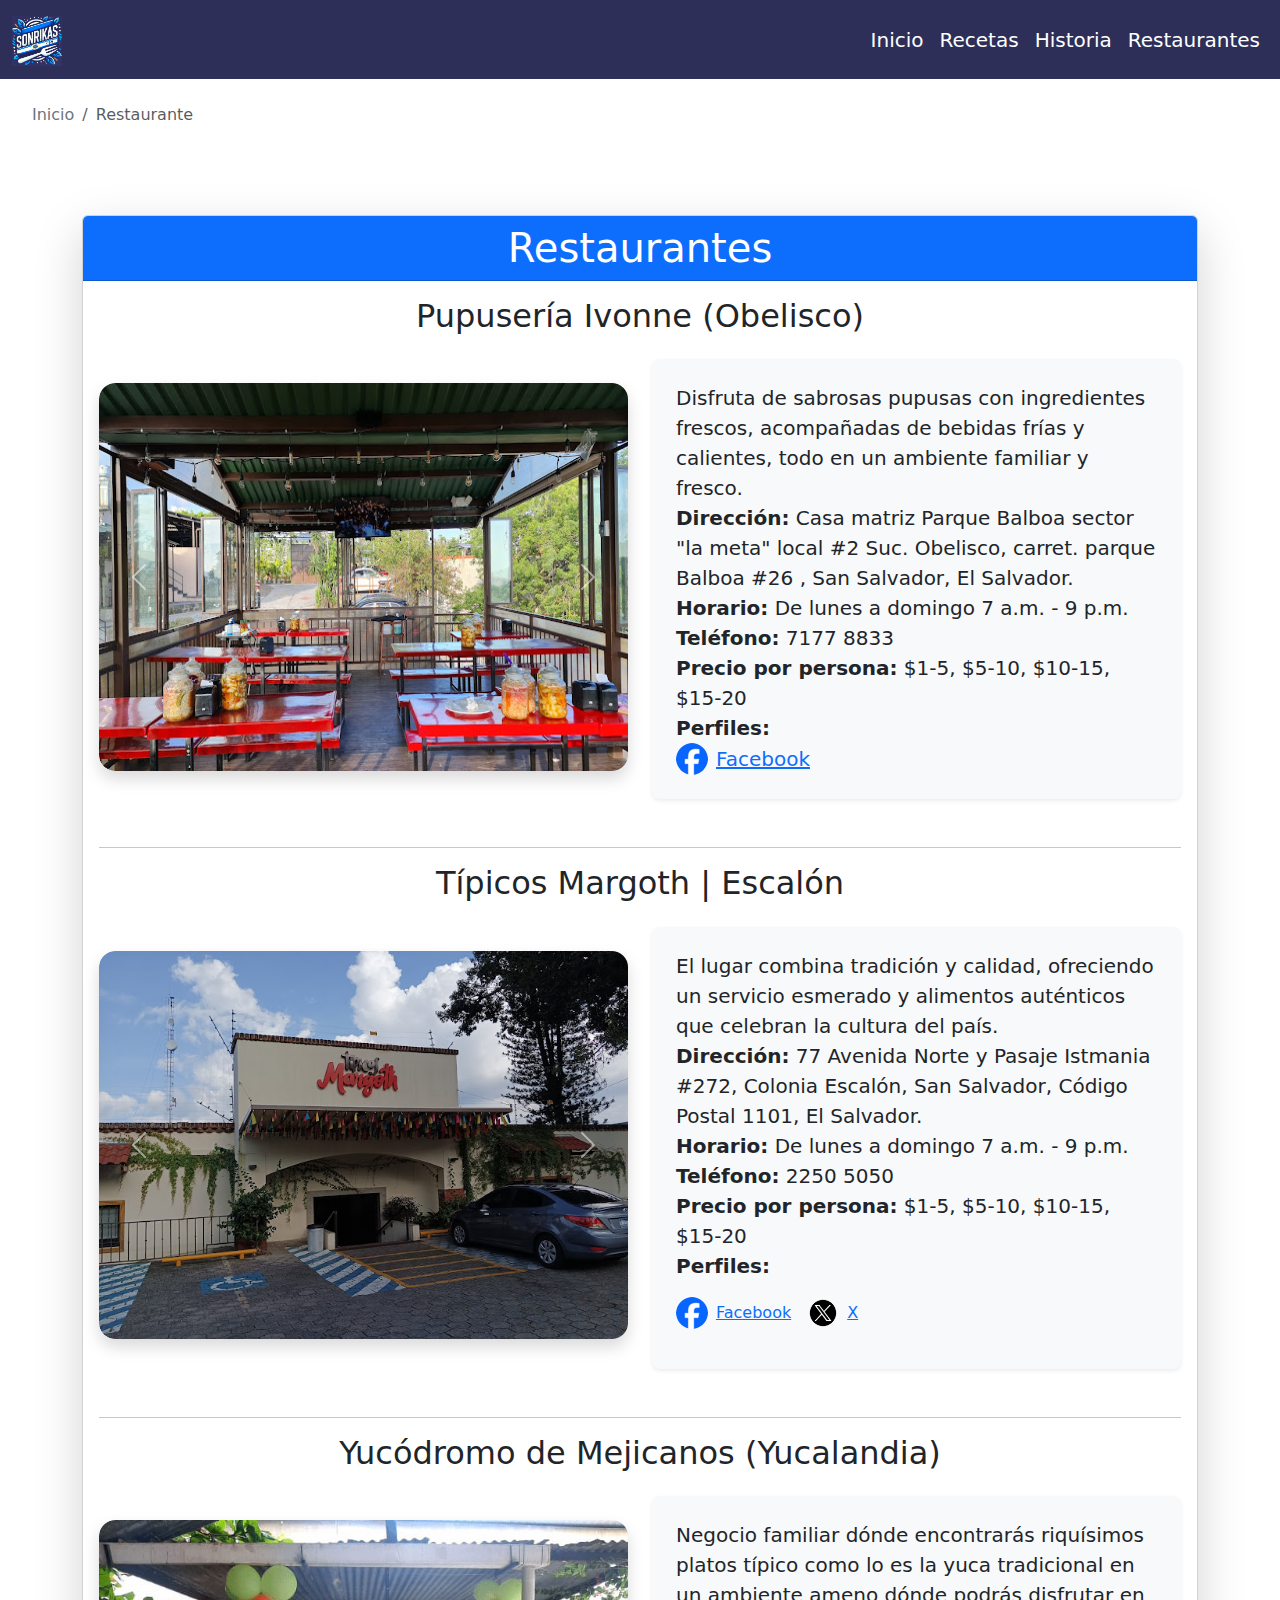
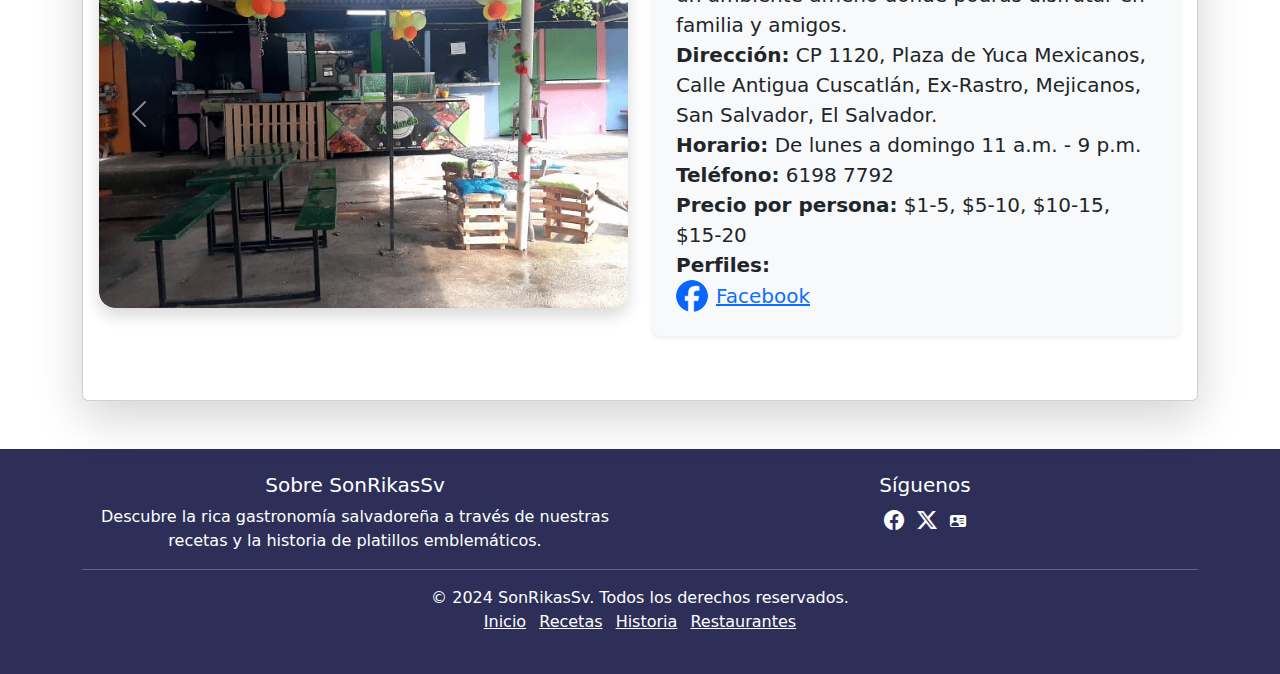
<file: Restaurante/restaurante.html>
<!DOCTYPE html>
<html lang="es">

<head>
    <!-- Google tag (gtag.js) -->
    <script async src="https://www.googletagmanager.com/gtag/js?id=G-XH4VX1W333"></script>
    <script>
        window.dataLayer = window.dataLayer || [];
        function gtag() { dataLayer.push(arguments); }
        gtag('js', new Date());

        gtag('config', 'G-XH4VX1W333');
    </script>
    <meta charset="UTF-8">
    <meta name="viewport" content="width=device-width, initial-scale=1.0">
    <title>SonRikasSv – Restaurantes de Gastronomía Salvadoreña</title>
    <meta http-equiv="Content-Type" content="text/html; charset=UTF-8">
    <meta name="keywords" content="Restaurante de comida salvadoreña, Plato típico, Restaurantes, Horarios, Precios" />
    <meta name="viewport" content="width=device-width, initial-scale=1.0" />
    <meta name="description"
        content="Descubre una lista de restaurantes que ofrecen auténtica comida salvadoreña, incluyendo pupusas, tamales y yuca frita. Cada entrada presenta una breve descripción, rango de precios, ubicación y horarios de atención, facilitando tu elección para disfrutar de la mejor gastronomía salvadoreña." />
    <meta name="googlebot" content="all" />
    <meta name="author" content="SonRikasSv" />
    <meta name="robots" content="index, follow" />
        
    <!-- Open Graph Metadata -->
    <meta property="og:type" content="article">
    <meta property="og:title" content="SonRikasSv – Restaurantes de Gastronomía Salvadoreña" />
    <meta property="og:description"
        content="Descubre una lista de restaurantes que ofrecen auténtica comida salvadoreña, incluyendo pupusas, tamales y yuca frita. Cada entrada presenta una breve descripción, rango de precios, ubicación y horarios de atención, facilitando tu elección para disfrutar de la mejor gastronomía salvadoreña." />
    <meta property="og:url" content="https://sonrikassv.vercel.app/Restaurante/restaurante.html" />
    <meta property="og:image" content="https://sonrikassv.vercel.app/Imagenes/logo.jpg" itemprop="image" />
    <meta property="og:image:alt" content="Restaurantes de gastronomía salvadoreña" />

    <!-- Twitter Card Metadata -->
    <meta property="twitter:title" content="SonRikasSv – Restaurantes de Gastronomía Salvadoreña" />
    <meta property="twitter:description"
        content="Descubre una lista de restaurantes que ofrecen auténtica comida salvadoreña, incluyendo pupusas, tamales y yuca frita. Cada entrada presenta una breve descripción, rango de precios, ubicación y horarios de atención, facilitando tu elección para disfrutar de la mejor gastronomía salvadoreña." />
    <meta property="twitter:image" content="https://sonrikassv.vercel.app/Imagenes/logo.jpg" itemprop="image" />
    <meta content="summary_large_image" property="twitter:card">
    <meta content="@SonRikasSv" property="twitter:site">

    <title>SonRikasSv - Restaurante</title>
    <!-- Bootstrap -->
    <link rel="shortcut icon" type="image/x-icon" href="../Imagenes/logo.ico">
    <link rel="stylesheet" href="../static/css/bootstrap.min.css">
    <link rel="stylesheet" href="https://cdn.jsdelivr.net/npm/bootstrap-icons@1.11.3/font/bootstrap-icons.min.css">
    <link rel="stylesheet" href="../static/css/style.css">
</head>

<body>
    <header>
        <!-- nav-bar -->
        <nav class="navbar navbar-expand-lg custom-navbar text-white">
            <div class="container-fluid text-white">
                <a class="navbar-brand" href="../index.html">
                    <img src="../Imagenes/logo.jpg" alt="Logo" width="50" height="50"
                        class="d-inline-block align-text-top">
                </a>
                <button class="navbar-toggler text-white" type="button" data-bs-toggle="collapse"
                    data-bs-target="#navbarSupportedContent" aria-controls="navbarSupportedContent"
                    aria-expanded="false" aria-label="Toggle navigation">
                    <i class="bi bi-list text-white fs-4"></i>
                </button>
                <div class="collapse navbar-collapse" id="navbarSupportedContent">
                    <ul class="navbar-nav ms-auto mb-2 mb-lg-0">
                        <li class="nav-item">
                            <a class="nav-link active text-white fs-5" aria-current="page"
                                href="../index.html">Inicio</a>
                        </li>
                        <li class="nav-item">
                            <a class="nav-link active text-white fs-5" aria-current="page"
                                href="../Recetas/recetas.html">Recetas</a>
                        </li>
                        <li class="nav-item">
                            <a class="nav-link active text-white fs-5" aria-current="page"
                                href="../Historia/historia.html">Historia</a>
                        </li>
                        <li class="nav-item">
                            <a class="nav-link active text-white fs-5" aria-current="page"
                                href="../Restaurante/restaurante.html">Restaurantes</a>
                        </li>
                    </ul>
                </div>
            </div>
        </nav>
    </header>

    <div class="p-4 mx-2">
        <nav aria-label="breadcrumb ">
            <ol class="breadcrumb">
                <li class="breadcrumb-item "><a href="../index.html"
                        class="text-decoration-none text-secondary">Inicio</a></li>
                <li class="breadcrumb-item active" aria-current="page">Restaurante</li>
            </ol>
        </nav>
    </div>

    <main class="container my-5">
        <!-- Encabezado principal -->
        <div class="card shadow-lg">
            <h1 class="card-header text-center bg-primary text-white">Restaurantes</h1>
            <div class="card-body">
                <div class="mb-5">
                    <h2 class="card-title text-center mb-4">Pupusería Ivonne (Obelisco)</h2>
                    <div class="row g-4">
                        <!-- Carousel de imágenes -->
                        <div class="col-12 col-md-6 py-4">
                            <div id="carouselRestaurante1" class="carousel slide" data-bs-ride="carousel">
                                <div class="carousel-inner rounded-4 shadow">
                                    <div class="carousel-item active">
                                        <img src="../Imagenes/restObelisco1.jpg" class="carouselR-img d-block rounded-4"
                                            alt="Pupusas">
                                    </div>
                                    <div class="carousel-item">
                                        <img src="../Imagenes/restObelisco2.jpg" class="carouselR-img d-block rounded-4"
                                            alt="Pupusas">
                                    </div>
                                    <div class="carousel-item">
                                        <img src="../Imagenes/restObelisco3.jpg" class="carouselR-img d-block rounded-4"
                                            alt="Pupusas">
                                    </div>
                                </div>
                                <button class="carousel-control-prev" type="button"
                                    data-bs-target="#carouselRestaurante1" data-bs-slide="prev">
                                    <span class="carousel-control-prev-icon" aria-hidden="true"></span>
                                    <span class="visually-hidden">Anterior</span>
                                </button>
                                <button class="carousel-control-next" type="button"
                                    data-bs-target="#carouselRestaurante1" data-bs-slide="next">
                                    <span class="carousel-control-next-icon" aria-hidden="true"></span>
                                    <span class="visually-hidden">Siguiente</span>
                                </button>
                            </div>
                        </div>
                        <!-- Texto del restaurante -->
                        <div class="col-12 col-md-6 d-flex flex-column justify-content-center">
                            <div class="bg-light p-4 rounded-3 shadow-sm">
                                <p class="card-text fs-5 text-justify">
                                    Disfruta de sabrosas pupusas con ingredientes frescos, acompañadas de bebidas frías
                                    y calientes, todo en un ambiente familiar y fresco.<br>
                                    <strong>Dirección:</strong> Casa matriz Parque Balboa sector "la meta" local #2 Suc.
                                    Obelisco, carret. parque Balboa #26 , San Salvador, El Salvador.<br>
                                    <strong>Horario:</strong> De lunes a domingo 7 a.m. - 9 p.m.<br>
                                    <strong>Teléfono:</strong> 7177 8833<br>
                                    <strong>Precio por persona:</strong> $1-5, $5-10, $10-15, $15-20<br>
                                    <strong>Perfiles: </strong><br>
                                    <a href="https://www.facebook.com/pupuseria.ivonne/" rel="noopener noreferrer"
                                        target="_blank" class="d-flex align-items-center">
                                        <img src="../Imagenes/facebook.png" class="icono-img rounded-4 img-fluid"
                                            alt="Facebook">
                                        <span class="ms-2">Facebook</span>
                                    </a>
                                </p>
                            </div>
                        </div>
                    </div>
                </div>
                <hr>
                <div class="mb-5">
                    <h2 class="card-title text-center mb-4">Típicos Margoth | Escalón</h2>
                    <div class="row g-4">
                        <!-- Carousel de imágenes -->
                        <div class="col-12 col-md-6 py-4">
                            <div id="carouselRestaurante2" class="carousel slide" data-bs-ride="carousel">
                                <div class="carousel-inner rounded-4 shadow">
                                    <div class="carousel-item active">
                                        <img src="../Imagenes/restTipicos1.jpg" class="carouselR-img d-block rounded-4"
                                            alt="Tipicos">
                                    </div>
                                    <div class="carousel-item">
                                        <img src="../Imagenes/restTipicos2.jpg" class="carouselR-img d-block rounded-4"
                                            alt="Tipicos">
                                    </div>
                                    <div class="carousel-item">
                                        <img src="../Imagenes/restTipicos3.png" class="carouselR-img d-block rounded-4"
                                            alt="Tipicos">
                                    </div>
                                </div>
                                <button class="carousel-control-prev" type="button"
                                    data-bs-target="#carouselRestaurante2" data-bs-slide="prev">
                                    <span class="carousel-control-prev-icon" aria-hidden="true"></span>
                                    <span class="visually-hidden">Anterior</span>
                                </button>
                                <button class="carousel-control-next" type="button"
                                    data-bs-target="#carouselRestaurante2" data-bs-slide="next">
                                    <span class="carousel-control-next-icon" aria-hidden="true"></span>
                                    <span class="visually-hidden">Siguiente</span>
                                </button>
                            </div>
                        </div>
                        <!-- Texto del restaurante -->
                        <div class="col-12 col-md-6 d-flex flex-column justify-content-center">
                            <div class="bg-light p-4 rounded-3 shadow-sm">
                                <p class="card-text fs-5 text-justify">
                                    El lugar combina tradición y calidad, ofreciendo un servicio esmerado y alimentos
                                    auténticos que celebran la cultura del país.<br>
                                    <strong>Dirección:</strong> 77 Avenida Norte y Pasaje Istmania #272, Colonia
                                    Escalón,
                                    San Salvador, Código Postal 1101, El Salvador.<br>
                                    <strong>Horario:</strong> De lunes a domingo 7 a.m. - 9 p.m.<br>
                                    <strong>Teléfono:</strong> 2250 5050<br>
                                    <strong>Precio por persona:</strong> $1-5, $5-10, $10-15, $15-20<br>
                                    <strong>Perfiles: </strong><br>
                                <div class="d-flex align-items-center">
                                    <a href="https://www.facebook.com/tipicosmargoth/" rel="noopener noreferrer"
                                        target="_blank" class="d-flex align-items-center me-3">
                                        <img src="../Imagenes/facebook.png" class="icono-img rounded-4 img-fluid"
                                            alt="Facebook">
                                        <span class="ms-2">Facebook</span>
                                    </a>
                                    <a href="https://x.com/tipicosmargoth" rel="noopener noreferrer" target="_blank"
                                        class="d-flex align-items-center">
                                        <img src="../Imagenes/x.png" class="icono-img rounded-4 img-fluid" alt="X">
                                        <span class="ms-2">X</span>
                                    </a>
                                </div>
                                </p>
                            </div>
                        </div>
                    </div>
                </div>
                <hr>
                <div class="mb-5">
                    <h2 class="card-title text-center mb-4">Yucódromo de Mejicanos (Yucalandia)</h2>
                    <div class="row g-4">
                        <!-- Carousel de imágenes -->
                        <div class="col-12 col-md-6 py-4">
                            <div id="carouselRestaurante3" class="carousel slide" data-bs-ride="carousel">
                                <div class="carousel-inner rounded-4 shadow">
                                    <div class="carousel-item active">
                                        <img src="../Imagenes/restYucalandia1.jpg"
                                            class="carouselR-img d-block rounded-4" alt="Tamales de Elote">
                                    </div>
                                    <div class="carousel-item">
                                        <img src="../Imagenes/restYucalandia2.png"
                                            class="carouselR-img d-block rounded-4" alt="Pupusas">
                                    </div>
                                    <div class="carousel-item">
                                        <img src="../Imagenes/restYucalandia3.jpg"
                                            class="carouselR-img d-block rounded-4" alt="Yuca Frita">
                                    </div>
                                </div>
                                <button class="carousel-control-prev" type="button"
                                    data-bs-target="#carouselRestaurante3" data-bs-slide="prev">
                                    <span class="carousel-control-prev-icon" aria-hidden="true"></span>
                                    <span class="visually-hidden">Anterior</span>
                                </button>
                                <button class="carousel-control-next" type="button"
                                    data-bs-target="#carouselRestaurante3" data-bs-slide="next">
                                    <span class="carousel-control-next-icon" aria-hidden="true"></span>
                                    <span class="visually-hidden">Siguiente</span>
                                </button>
                            </div>
                        </div>
                        <!-- Texto del restaurante -->
                        <div class="col-12 col-md-6 d-flex flex-column justify-content-center">
                            <div class="bg-light p-4 rounded-3 shadow-sm">
                                <p class="card-text fs-5 text-justify">
                                    Negocio familiar dónde encontrarás riquísimos platos típico como lo es la yuca
                                    tradicional
                                    en un ambiente ameno dónde podrás disfrutar en familia y amigos.<br>
                                    <strong>Dirección:</strong> CP 1120, Plaza de Yuca Mexicanos, Calle Antigua
                                    Cuscatlán, Ex-Rastro,
                                    Mejicanos, San Salvador, El Salvador.<br>
                                    <strong>Horario:</strong> De lunes a domingo 11 a.m. - 9 p.m.<br>
                                    <strong>Teléfono:</strong> 6198 7792<br>
                                    <strong>Precio por persona:</strong> $1-5, $5-10, $10-15, $15-20<br>
                                    <strong>Perfiles: </strong><br>
                                    <a href="https://www.facebook.com/YucalandiaMejicanos/" rel="noopener noreferrer"
                                        target="_blank" class="d-flex align-items-center me-3">
                                        <img src="../Imagenes/facebook.png" class="icono-img rounded-4 img-fluid"
                                            alt="Facebook">
                                        <span class="ms-2">Facebook</span>
                                    </a>
                                </p>
                            </div>
                        </div>
                    </div>
                </div>
            </div>
        </div>
    </main>

    <footer class="footer custom-navbar  text-white text-center py-4">
        <div class="container">
            <div class="row">
                <div class="col-12 col-md-6">
                    <h5>Sobre SonRikasSv</h5>
                    <p class="mb-0">Descubre la rica gastronomía salvadoreña a través de nuestras recetas y la historia
                        de platillos emblemáticos.</p>
                </div>
                <div class="col-12 col-md-6">
                    <h5>Síguenos</h5>
                    <ul class="list-inline">
                        <li class="list-inline-item">
                            <a href="https://www.facebook.com/sonrikassv" class="text-white" target="_blank"
                                aria-label="Facebook">
                                <i class="bi bi-facebook fs-5"></i>
                            </a>
                        </li>
                        <li class="list-inline-item">
                            <a href="https://x.com/SonRikasSv" class="text-white fs-5" target="_blank"
                                aria-label="Twitter">
                                <i class="bi bi-twitter-x"></i>
                            </a>
                        </li>
                        <li class="list-inline-item">
                            <a href="../LandingPage/landingPage.html" class="text-white"
                                aria-label="Correo Electrónico">
                                <i class="bi bi-person-vcard-fill"></i>
                            </a>
                        </li>
                    </ul>
                </div>
            </div>
            <hr class="my-3">
            <p class="mb-0">&copy; 2024 SonRikasSv. Todos los derechos reservados.</p>
            <nav>
                <ul class="list-inline">
                    <li class="list-inline-item">
                        <a href="../index.html" class="text-white">Inicio</a>
                    </li>
                    <li class="list-inline-item">
                        <a href="../Recetas/recetas.html" class="text-white">Recetas</a>
                    </li>
                    <li class="list-inline-item">
                        <a href="../Historia/historia.html" class="text-white">Historia</a>
                    </li>
                    <li class="list-inline-item">
                        <a href="../Restaurante/restaurante.html" class="text-white">Restaurantes</a>
                    </li>
                </ul>
            </nav>
        </div>
    </footer>

    <!-- Bootstrap -->
    <script src="https://code.jquery.com/jquery-3.6.0.min.js"></script>
    <script type="text/javascript" src="../static/js/bootstrap.bundle.min.js"></script>
    <script type="text/javascript" src="../static/js/popper.min.js"></script>
</body>

</html>
</file>
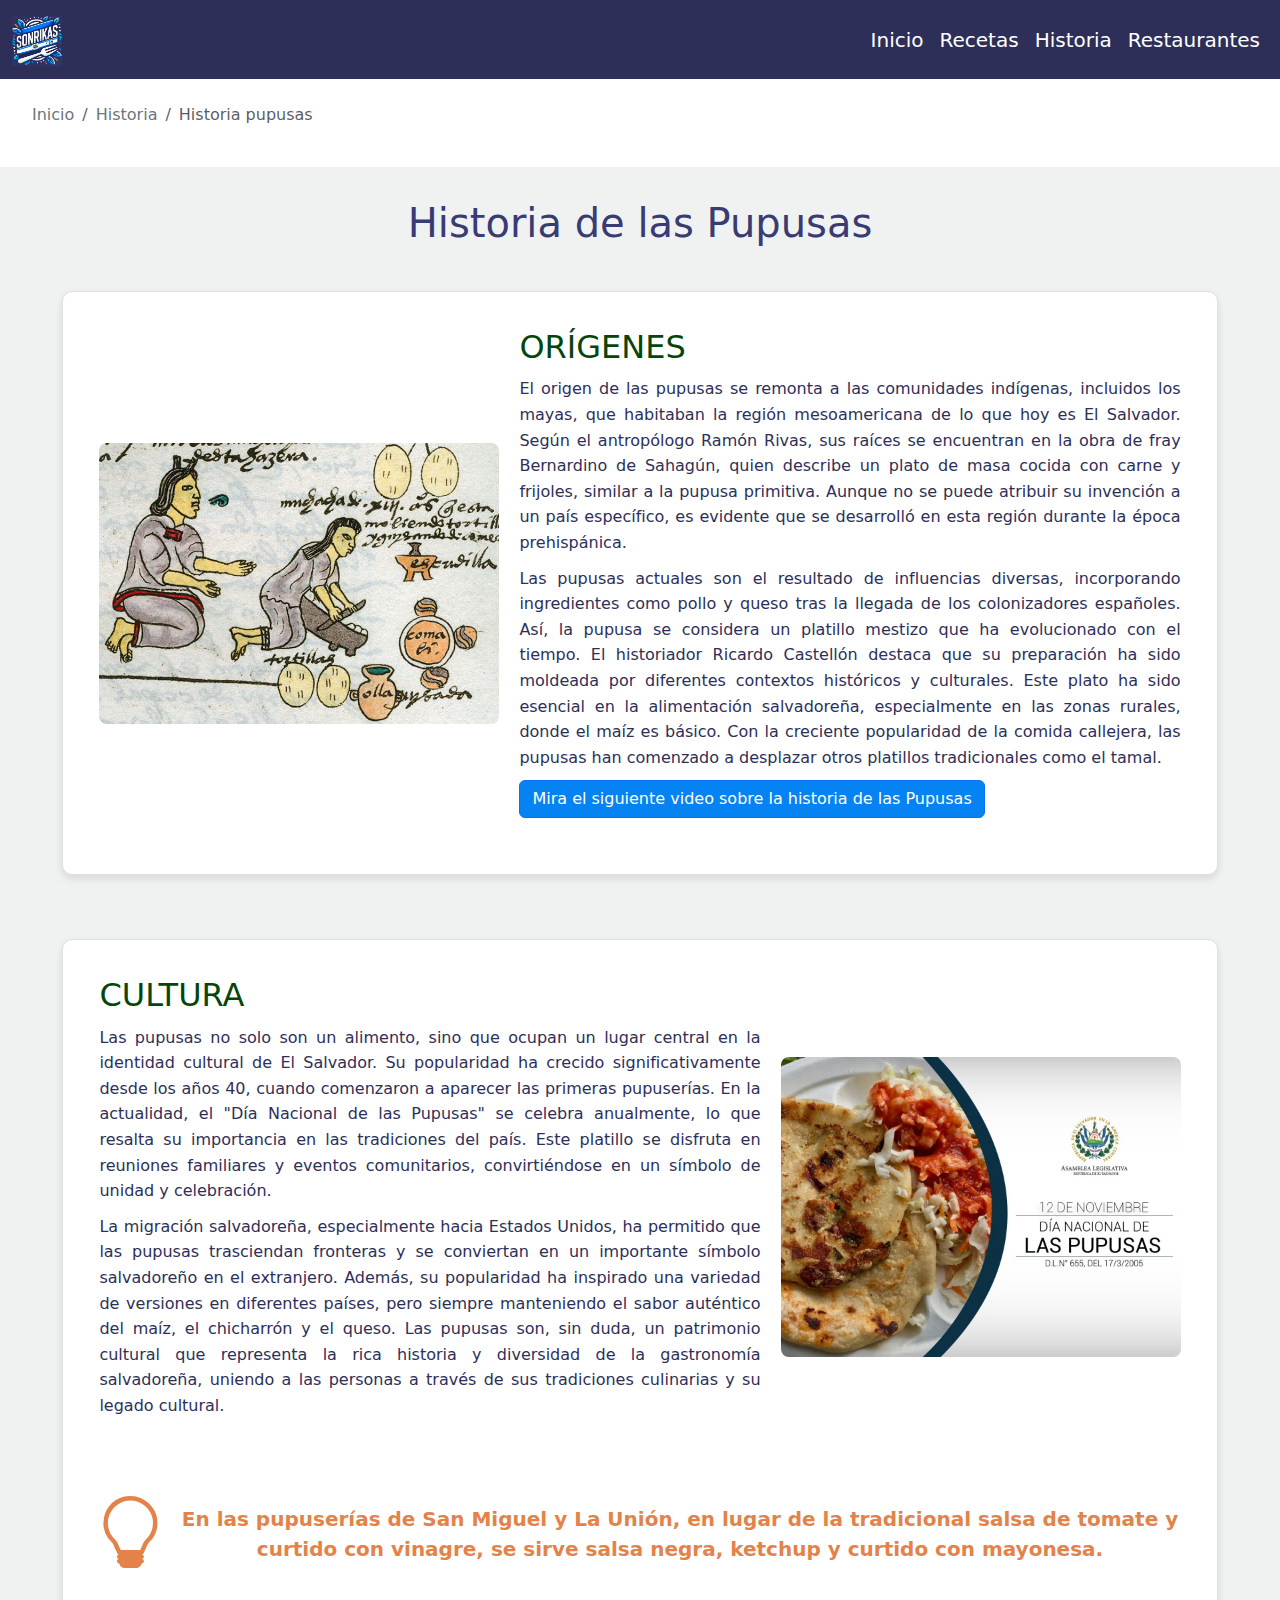
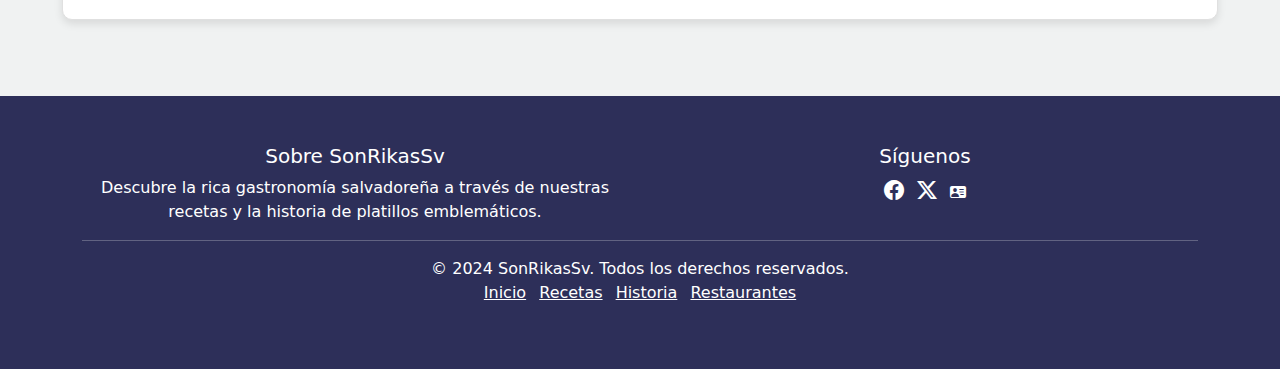
<file: Historia/detallesHistoria/historiaPupusas.html>
<!DOCTYPE html>
<html lang="es">

<head>
    <!-- Google tag (gtag.js) -->
    <script async src="https://www.googletagmanager.com/gtag/js?id=G-XH4VX1W333"></script>
    <script>
      window.dataLayer = window.dataLayer || [];
      function gtag(){dataLayer.push(arguments);}
      gtag('js', new Date());
    
      gtag('config', 'G-XH4VX1W333');
    </script>
    <meta charset="UTF-8">
    <meta name="viewport" content="width=device-width, initial-scale=1.0">
    <title>SonRikasSv -Historia Pupusas</title>

    <!-- Meta tags para SEO -->
    <meta name="keywords"
        content="pupusas, historia, origen, El Salvador, gastronomía, cultura, tradición, plato típico, maíz, chicharrón, queso, masa, mayas, prehispánico, patrimonio">
    <meta name="description"
        content="Descubre la rica historia de las pupusas, el icónico plato salvadoreño, y su profundo significado en la cultura y tradición de El Salvador.">
    <meta name="author" content="SonRikasSv">
    <meta name="robots" content="index, follow">
    <meta name="googlebot" content="all">

    <!-- Open Graph para redes sociales -->
    <meta property="og:title" content="SonRikasSv - Historia de las Pupusas">
    <meta property="og:description"
        content="Descubre la rica historia de las pupusas, el icónico plato salvadoreño, y su profundo significado en la cultura y tradición de El Salvador.">
    <meta property="og:url" content="https://sonrikassv.vercel.app/Historia/detallesHistoria/historiaPupusas.html">
    <meta property="og:image" content="https://sonrikassv.vercel.app/Imagenes/origen-pupusas.jpg" itemprop="image">
    <meta property="og:type" content="article">
    <meta property="og:image:alt" content="Historia de las Pupusas">
    <meta property="og:locale" content="es_SV"> 

    <!-- Twitter Cards -->
    <meta property="twitter:title" content="SonRikasSv - Historia de las Pupusas">
    <meta property="twitter:description"
        content="Descubre la rica historia de las pupusas, el icónico plato salvadoreño, y su profundo significado en la cultura y tradición de El Salvador.">
    <meta property="twitter:image" content="https://sonrikassv.vercel.app/Imagenes/origen-pupusas.jpg"
        itemprop="image">
    <meta property="twitter:card" content="summary_large_image">
    <meta property="twitter:site" content="@SonRikasSv">
    <!-- Bootstap -->
    <link rel="shortcut icon" type="image/x-icon" href="../../Imagenes/logo.ico">
    <link rel="stylesheet" href="../../static/css/bootstrap.min.css" />
    <link rel="stylesheet" href="../../static/css/style.css">
    <link rel="stylesheet" href="https://cdn.jsdelivr.net/npm/bootstrap-icons@1.11.3/font/bootstrap-icons.min.css">
</head>

<body>
    <header>
        <!-- nav-bar -->
        <nav class="navbar navbar-expand-lg custom-navbar text-white">
            <div class="container-fluid text-white">
                <a class="navbar-brand" href="../../index.html">
                    <img src="../../Imagenes/logo.jpg" alt="Logo" width="50" height="50"
                        class="d-inline-block align-text-top">
                </a>
                <button class="navbar-toggler text-white" type="button" data-bs-toggle="collapse"
                    data-bs-target="#navbarSupportedContent" aria-controls="navbarSupportedContent"
                    aria-expanded="false" aria-label="Toggle navigation">
                    <i class="bi bi-list text-white fs-4"></i>
                </button>
                <div class="collapse navbar-collapse" id="navbarSupportedContent">
                    <ul class="navbar-nav ms-auto mb-2 mb-lg-0">
                        <li class="nav-item">
                            <a class="nav-link active text-white fs-5" aria-current="page"
                                href="../../index.html">Inicio</a>
                        </li>
                        <li class="nav-item">
                            <a class="nav-link active text-white fs-5" aria-current="page"
                                href="../../Recetas/recetas.html">Recetas</a>
                        </li>
                        <li class="nav-item">
                            <a class="nav-link active text-white fs-5" aria-current="page"
                                href="../../Historia/historia.html">Historia</a>
                        </li>
                        <li class="nav-item">
                            <a class="nav-link active text-white fs-5" aria-current="page"
                                href="../../Restaurante/restaurante.html">Restaurantes</a>
                        </li>
                    </ul>
                </div>
            </div>
        </nav>
    </header>
    <div class="p-4 mx-2">
        <nav aria-label="breadcrumb ">
            <ol class="breadcrumb">
                <li class="breadcrumb-item "><a href="../../index.html"
                        class="text-decoration-none text-secondary">Inicio</a></li>
                        <li class="breadcrumb-item "><a href="../../Historia/historia.html"
                            class="text-decoration-none text-secondary">Historia</a></li>
                <li class="breadcrumb-item active" aria-current="page">Historia pupusas</li>
            </ol>
        </nav>
    </div>

    <div class="container-detalle-historia">
        <h1 class="text-center mb-4 h1-title">Historia de las Pupusas</h1>
        <div class="row">
            <!-- Primera tarjeta: imagen a la izquierda -->
            <div class="col-12 mb-4">
                <div class="card card-historia">
                    <div class="card-body card-body-historia d-flex flex-column flex-md-row align-items-center">
                        <div class="img-container order-md-1">
                            <img src="../../Imagenes/origen-pupusa.jpg" class="card-img" alt="Orígenes de la pupusa">
                        </div>
                        <div class="text-container order-md-1">
                            <h5 class="card-title card-title-historia">Orígenes</h5>
                            <p class="card-text card-text-historia">El origen de las pupusas se remonta a las comunidades indígenas,
                                incluidos los mayas, que habitaban la región mesoamericana de lo que hoy es El Salvador.
                                Según el antropólogo Ramón Rivas, sus raíces se encuentran en la obra de fray Bernardino
                                de Sahagún, quien describe un plato de masa cocida con carne y frijoles, similar a la
                                pupusa primitiva. Aunque no se puede atribuir su invención a un país específico, es
                                evidente que se desarrolló en esta región durante la época prehispánica.</p>
                            <p class="card-text card-text-historia">Las pupusas actuales son el resultado de influencias diversas,
                                incorporando ingredientes como pollo y queso tras la llegada de los colonizadores
                                españoles. Así, la pupusa se considera un platillo mestizo que ha evolucionado con el
                                tiempo. El historiador Ricardo Castellón destaca que su preparación ha sido moldeada por
                                diferentes contextos históricos y culturales. Este plato ha sido esencial en la
                                alimentación salvadoreña, especialmente en las zonas rurales, donde el maíz es básico.
                                Con la creciente popularidad de la comida callejera, las pupusas han comenzado a
                                desplazar otros platillos tradicionales como el tamal.
                            </p>
                            <a href="https://www.youtube.com/watch?v=6Nupm7YTyb0&ab_channel=MelgarSV" class="btn btn-primary btn-primary-historia"
                                target="_blank">Mira el siguiente video sobre la historia de las Pupusas</a>
                        </div>

                    </div>
                </div>
            </div>

            <!-- Segunda tarjeta: imagen a la derecha -->
            <div class="col-12 mb-4">
                <div class="card card-historia">
                    <div class="card-body card-body-historia d-flex flex-column flex-md-row align-items-center">
                        <div class="text-container order-md-2">
                            <h5 class="card-title card-title-historia">Cultura</h5>
                            <p class="card-text card-text-historia">Las pupusas no solo son un alimento, sino que ocupan un lugar central
                                en la identidad cultural de El Salvador. Su popularidad ha crecido significativamente
                                desde los años 40, cuando comenzaron a aparecer las primeras pupuserías. En la
                                actualidad, el "Día Nacional de las Pupusas" se celebra anualmente, lo que resalta su
                                importancia en las tradiciones del país. Este platillo se disfruta en reuniones
                                familiares y eventos comunitarios, convirtiéndose en un símbolo de unidad y celebración.
                            </p>
                            <p class="card-text card-text-historia">
                                La migración salvadoreña, especialmente hacia Estados Unidos, ha permitido que las
                                pupusas trasciendan fronteras y se conviertan en un importante símbolo salvadoreño en el
                                extranjero. Además, su popularidad ha inspirado una variedad de versiones en diferentes
                                países, pero siempre manteniendo el sabor auténtico del maíz, el chicharrón y el queso.
                                Las pupusas son, sin duda, un patrimonio cultural que representa la rica historia y
                                diversidad de la gastronomía salvadoreña, uniendo a las personas a través de sus
                                tradiciones culinarias y su legado cultural.
                            </p>
                        </div>
                        <div class="img-container order-md-2">
                            <img src="../../Imagenes/cultura-pupusas.jpeg" class="card-img" alt="Cultura de las pupusas">
                        </div>
                    </div>
                    <!-- Dato curioso-->
                    <div class="dato-curioso text-center mt-4">
                        <div class="d-flex justify-content-center align-items-center">
                            <i class="bi bi-lightbulb me-2"></i>
                            <p class="lead lead-historia mb-0">En las pupuserías de San Miguel y La Unión, en lugar de la tradicional
                                salsa de tomate y curtido con vinagre, se sirve salsa negra, ketchup y curtido con
                                mayonesa.</p>
                        </div>
                    </div>
                </div>
            </div>
        </div>
    </div>
    <footer class="footer custom-navbar  text-white text-center py-5">
        <div class="container">
            <div class="row">
                <div class="col-12 col-md-6">
                    <h5>Sobre SonRikasSv</h5>
                    <p class="mb-0">Descubre la rica gastronomía salvadoreña a través de nuestras recetas y la historia de platillos emblemáticos.</p>
                </div>
                <div class="col-12 col-md-6">
                    <h5>Síguenos</h5>
                    <ul class="list-inline">
                        <li class="list-inline-item">
                            <a href="https://www.facebook.com/sonrikassv" class="text-white" target="_blank" aria-label="Facebook">
                                <i class="bi bi-facebook fs-5"></i>
                            </a>
                        </li>                        
                        <li class="list-inline-item">
                            <a href="https://x.com/SonRikasSv" class="text-white fs-5" target="_blank"
                                aria-label="Twitter">
                                <i class="bi bi-twitter-x"></i>
                            </a>
                        </li>
                        <li class="list-inline-item">
                            <a href="../../LandingPage/landingPage.html" class="text-white"
                                aria-label="Correo Electrónico">
                                <i class="bi bi-person-vcard-fill"></i>
                            </a>
                        </li>
                    </ul>
                </div>
            </div>
            <hr class="my-3">
            <p class="mb-0">&copy; 2024 SonRikasSv. Todos los derechos reservados.</p>
            <nav>
                <ul class="list-inline">
                    <li class="list-inline-item">
                        <a href="../../index.html" class="text-white">Inicio</a>
                    </li>
                    <li class="list-inline-item">
                        <a href="../../Recetas/recetas.html" class="text-white">Recetas</a>
                    </li>
                    <li class="list-inline-item">
                        <a href="../../Historia/historia.html" class="text-white">Historia</a>
                    </li>
                    <li class="list-inline-item">
                        <a href="../../Restaurante/restaurante.html" class="text-white">Restaurantes</a>
                    </li>
                </ul>
            </nav>
        </div>
    </footer>
    <!-- Bootstrap -->
    <script type="text/javascript" src="../../static/js/bootstrap.bundle.min.js"></script>
    <script src="https://code.jquery.com/jquery-3.6.0.min.js"></script>
    <script type="text/javascript" src="../../static/js/popper.min.js"></script>
</body>

</html>
</file>
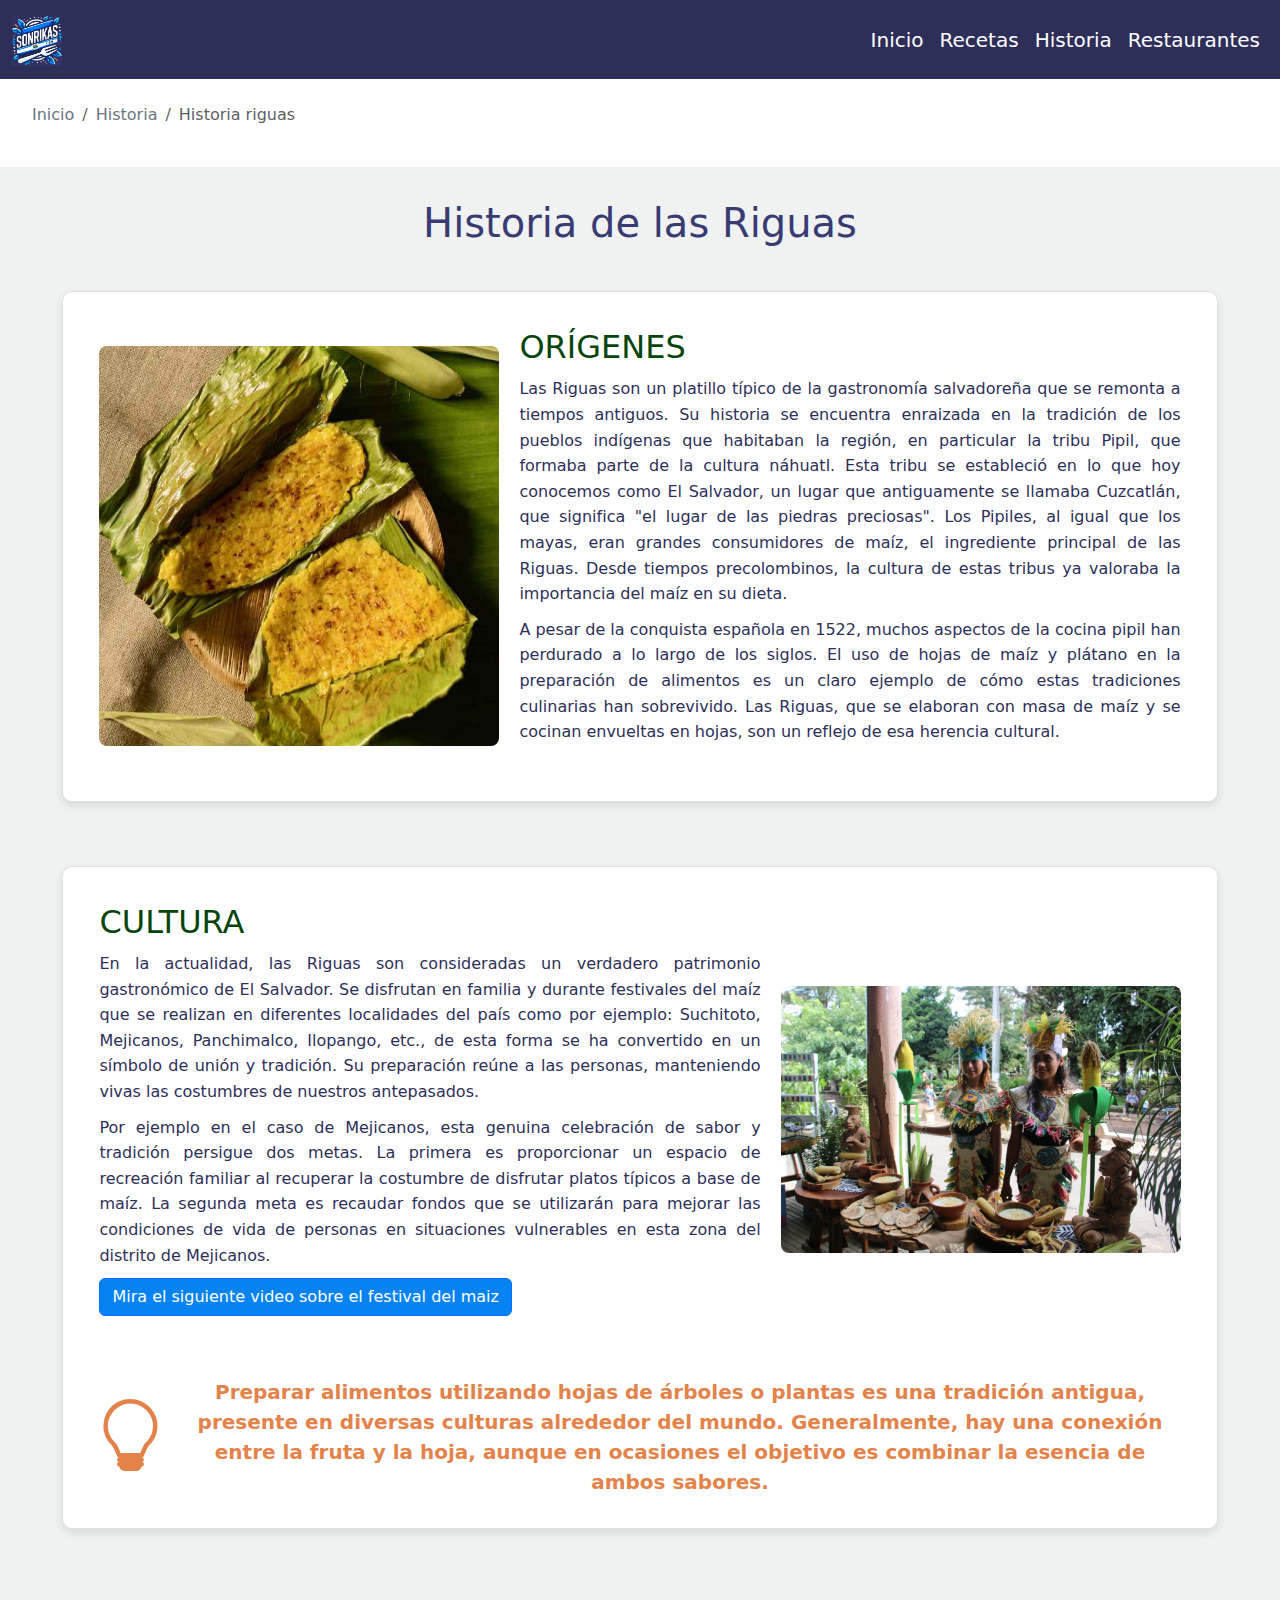
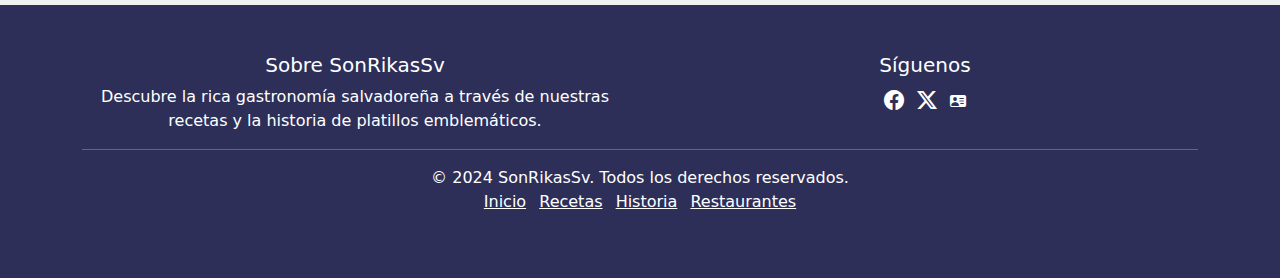
<file: Historia/detallesHistoria/historiaRiguas.html>
<!DOCTYPE html>
<html lang="es">

<head>
    <!-- Google tag (gtag.js) -->
    <script async src="https://www.googletagmanager.com/gtag/js?id=G-XH4VX1W333"></script>
    <script>
      window.dataLayer = window.dataLayer || [];
      function gtag(){dataLayer.push(arguments);}
      gtag('js', new Date());
    
      gtag('config', 'G-XH4VX1W333');
    </script>
    <meta charset="UTF-8" />
    <meta name="viewport" content="width=device-width, initial-scale=1.0" />
    <meta name="keywords"
        content="historia, origen, El Salvador, Riguas, gastronomía, cultura, tradición, maíz, náhuatl, pipil, mayas, precolombino, patrimonio, festival" />
    <meta name="description"
        content="Descubre la historia de las Riguas, una receta representativa de la gastronomía salvadoreña, y conoce su relevancia cultural y su arraigo en las tradiciones de El Salvador." />
    <meta name="author" content="SonRikasSv" />

    <!-- Open Graph Meta Tags -->
    <meta property="og:title" content="SonRikasSv - Historia de las Riguas" />
    <meta property="og:description"
        content="Descubre la historia de las Riguas, una receta representativa de la gastronomía salvadoreña, y conoce su relevancia cultural y su arraigo en las tradiciones de El Salvador." />
    <meta property="og:url" content="https://sonrikassv.vercel.app/Historia/detallesHistoria/historiaRiguas.html" />
    <meta property="og:type" content="article">
    <meta property="og:image" content="https://sonrikassv.vercel.app/Imagenes/historia-riguas.jpg" />
    <meta property="og:image:alt" content="Historia de las Riguas" />
    <meta property="og:locale" content="es_SV"> 

    <!-- Twitter Meta Tags -->
    <meta property="twitter:title" content="SonRikasSv - Historia de las Riguas" />
    <meta property="twitter:description"
        content="Descubre la historia de las Riguas, una receta representativa de la gastronomía salvadoreña, y conoce su relevancia cultural y su arraigo en las tradiciones de El Salvador." />
    <meta property="twitter:image" content="https://sonrikassv.vercel.app/Imagenes/historia-riguas.jpg" />
    <meta property="twitter:card" content="summary_large_image" />
    <meta property="twitter:site" content="@SonRikasSv" />

    <title>SonRikasSv - Historia Riguas</title>
    <link rel="shortcut icon" type="image/x-icon" href="../../Imagenes/logo.ico">

    <!-- Bootstap -->
    <link rel="stylesheet" href="../../static/css/bootstrap.min.css" />
    <link rel="stylesheet" href="../../static/css/style.css" />
    <link rel="stylesheet" href="https://cdn.jsdelivr.net/npm/bootstrap-icons@1.11.3/font/bootstrap-icons.min.css">
</head>

<body>
    <header>
        <!-- nav-bar -->
        <nav class="navbar navbar-expand-lg custom-navbar text-white">
            <div class="container-fluid text-white">
                <a class="navbar-brand" href="../../index.html">
                    <img src="../../Imagenes/logo.jpg" alt="Logo" width="50" height="50"
                        class="d-inline-block align-text-top">
                </a>
                <button class="navbar-toggler text-white" type="button" data-bs-toggle="collapse"
                    data-bs-target="#navbarSupportedContent" aria-controls="navbarSupportedContent"
                    aria-expanded="false" aria-label="Toggle navigation">
                    <i class="bi bi-list text-white fs-4"></i>
                </button>
                <div class="collapse navbar-collapse" id="navbarSupportedContent">
                    <ul class="navbar-nav ms-auto mb-2 mb-lg-0">
                        <li class="nav-item">
                            <a class="nav-link active text-white fs-5" aria-current="page"
                                href="../../index.html">Inicio</a>
                        </li>
                        <li class="nav-item">
                            <a class="nav-link active text-white fs-5" aria-current="page"
                                href="../../Recetas/recetas.html">Recetas</a>
                        </li>
                        <li class="nav-item">
                            <a class="nav-link active text-white fs-5" aria-current="page"
                                href="../../Historia/historia.html">Historia</a>
                        </li>
                        <li class="nav-item">
                            <a class="nav-link active text-white fs-5" aria-current="page"
                                href="../../Restaurante/restaurante.html">Restaurantes</a>
                        </li>
                    </ul>
                </div>
            </div>
        </nav>
    </header>
    <div class="p-4 mx-2">
        <nav aria-label="breadcrumb ">
            <ol class="breadcrumb">
                <li class="breadcrumb-item "><a href="../../index.html"
                        class="text-decoration-none text-secondary">Inicio</a></li>
                        <li class="breadcrumb-item "><a href="../../Historia/historia.html"
                            class="text-decoration-none text-secondary">Historia</a></li>
                <li class="breadcrumb-item active" aria-current="page">Historia riguas</li>
            </ol>
        </nav>
    </div>
    <div class="container-detalle-historia">
        <h1 class="text-center mb-4 h1-title">Historia de las Riguas</h1>
        <div class="row">
            <!-- Primera tarjeta: imagen a la izquierda -->
            <div class="col-12 mb-4">
                <div class="card card-historia">
                    <div class="card-body card-body-historia d-flex flex-column flex-md-row align-items-center">
                        <div class="img-container order-md-1">
                            <img src="../../Imagenes/historia-riguas.jpeg" class="card-img" alt="Orígenes de las Riguas" />
                        </div>
                        <div class="text-container order-md-1">
                            <h5 class="card-title card-title-historia">Orígenes</h5>
                            <p class="card-text card-text-historia">
                                Las Riguas son un platillo típico de la gastronomía
                                salvadoreña que se remonta a tiempos antiguos. Su historia se
                                encuentra enraizada en la tradición de los pueblos indígenas
                                que habitaban la región, en particular la tribu Pipil, que
                                formaba parte de la cultura náhuatl. Esta tribu se estableció
                                en lo que hoy conocemos como El Salvador, un lugar que
                                antiguamente se llamaba Cuzcatlán, que significa "el lugar de
                                las piedras preciosas". Los Pipiles, al igual que los mayas,
                                eran grandes consumidores de maíz, el ingrediente principal de
                                las Riguas. Desde tiempos precolombinos, la cultura de estas
                                tribus ya valoraba la importancia del maíz en su dieta.
                            </p>
                            <p class="card-text card-text-historia">
                                A pesar de la conquista española en 1522, muchos aspectos de
                                la cocina pipil han perdurado a lo largo de los siglos. El uso
                                de hojas de maíz y plátano en la preparación de alimentos es
                                un claro ejemplo de cómo estas tradiciones culinarias han
                                sobrevivido. Las Riguas, que se elaboran con masa de maíz y se
                                cocinan envueltas en hojas, son un reflejo de esa herencia
                                cultural.
                            </p>
                        </div>
                    </div>
                </div>
            </div>

            <!-- Segunda tarjeta: imagen a la derecha -->
            <div class="col-12 mb-4">
                <div class="card card-historia">
                    <div class="card-body card-body-historia d-flex flex-column flex-md-row align-items-center">
                        <div class="text-container order-md-2">
                            <h5 class="card-title card-title-historia">Cultura</h5>
                            <p class="card-text card-text-historia">
                                En la actualidad, las Riguas son consideradas un verdadero
                                patrimonio gastronómico de El Salvador. Se disfrutan en
                                familia y durante festivales del maíz que se realizan en
                                diferentes localidades del país como por ejemplo: Suchitoto,
                                Mejicanos, Panchimalco, Ilopango, etc., de esta forma se ha
                                convertido en un símbolo de unión y tradición. Su preparación
                                reúne a las personas, manteniendo vivas las costumbres de
                                nuestros antepasados.
                            </p>
                            <p class="card-text card-text-historia">
                                Por ejemplo en el caso de Mejicanos, esta genuina celebración de sabor y tradición
                                persigue dos metas. La primera es
                                proporcionar un espacio de recreación familiar al recuperar la costumbre de disfrutar
                                platos típicos a base de maíz. La segunda meta es recaudar fondos que se utilizarán para
                                mejorar las condiciones de vida de personas en situaciones vulnerables en esta zona del
                                distrito de Mejicanos.
                            </p>
                            <a href="https://www.youtube.com/watch?v=WM5K7Nlw6BY&ab_channel=Canal12ElSalvador"
                                class="btn btn-primary btn-primary-historia" target="_blank">Mira el siguiente video sobre el festival del
                                maiz</a>
                        </div>
                        <div class="img-container order-md-2">
                            <img src="../../Imagenes/cultura-riguas.jpeg" class="card-img" alt="Cultura de las Riguas" />
                        </div>
                    </div>
                    <!-- Dato curioso-->
                    <div class="dato-curioso text-center mt-4">
                        <div class="d-flex justify-content-center align-items-center">
                            <i class="bi bi-lightbulb me-2"></i>
                            <p class="lead lead-historia mb-0">
                                Preparar alimentos utilizando hojas de árboles o plantas es una tradición antigua,
                                presente en diversas culturas alrededor del mundo. Generalmente, hay una conexión entre
                                la fruta y la hoja, aunque en ocasiones el objetivo es combinar la esencia de ambos
                                sabores.
                            </p>

                        </div>
                    </div>
                </div>
            </div>
        </div>
    </div>

    <footer class="footer custom-navbar  text-white text-center py-5">
        <div class="container">
            <div class="row">
                <div class="col-12 col-md-6">
                    <h5>Sobre SonRikasSv</h5>
                    <p class="mb-0">Descubre la rica gastronomía salvadoreña a través de nuestras recetas y la historia de platillos emblemáticos.</p>
                </div>
                <div class="col-12 col-md-6">
                    <h5>Síguenos</h5>
                    <ul class="list-inline">
                        <li class="list-inline-item">
                            <a href="https://www.facebook.com/sonrikassv" class="text-white" target="_blank" aria-label="Facebook">
                                <i class="bi bi-facebook fs-5"></i>
                            </a>
                        </li>                        
                        <li class="list-inline-item">
                            <a href="https://x.com/SonRikasSv" class="text-white fs-5" target="_blank"
                                aria-label="Twitter">
                                <i class="bi bi-twitter-x"></i>
                            </a>
                        </li>
                        <li class="list-inline-item">
                            <a href="../../LandingPage/landingPage.html" class="text-white"
                                aria-label="Correo Electrónico">
                                <i class="bi bi-person-vcard-fill"></i>
                            </a>
                        </li>
                    </ul>
                </div>
            </div>
            <hr class="my-3">
            <p class="mb-0">&copy; 2024 SonRikasSv. Todos los derechos reservados.</p>
            <nav>
                <ul class="list-inline">
                    <li class="list-inline-item">
                        <a href="../../index.html" class="text-white">Inicio</a>
                    </li>
                    <li class="list-inline-item">
                        <a href="../../Recetas/recetas.html" class="text-white">Recetas</a>
                    </li>
                    <li class="list-inline-item">
                        <a href="../../Historia/historia.html" class="text-white">Historia</a>
                    </li>
                    <li class="list-inline-item">
                        <a href="../../Restaurante/restaurante.html" class="text-white">Restaurantes</a>
                    </li>
                </ul>
            </nav>
        </div>
    </footer>
    <!-- Bootstrap -->
    <script type="text/javascript" src="../../static/js/bootstrap.bundle.min.js"></script>
    <script src="https://code.jquery.com/jquery-3.6.0.min.js"></script>
    <script type="text/javascript" src="../../static/js/popper.min.js"></script>
</body>

</html>
</file>
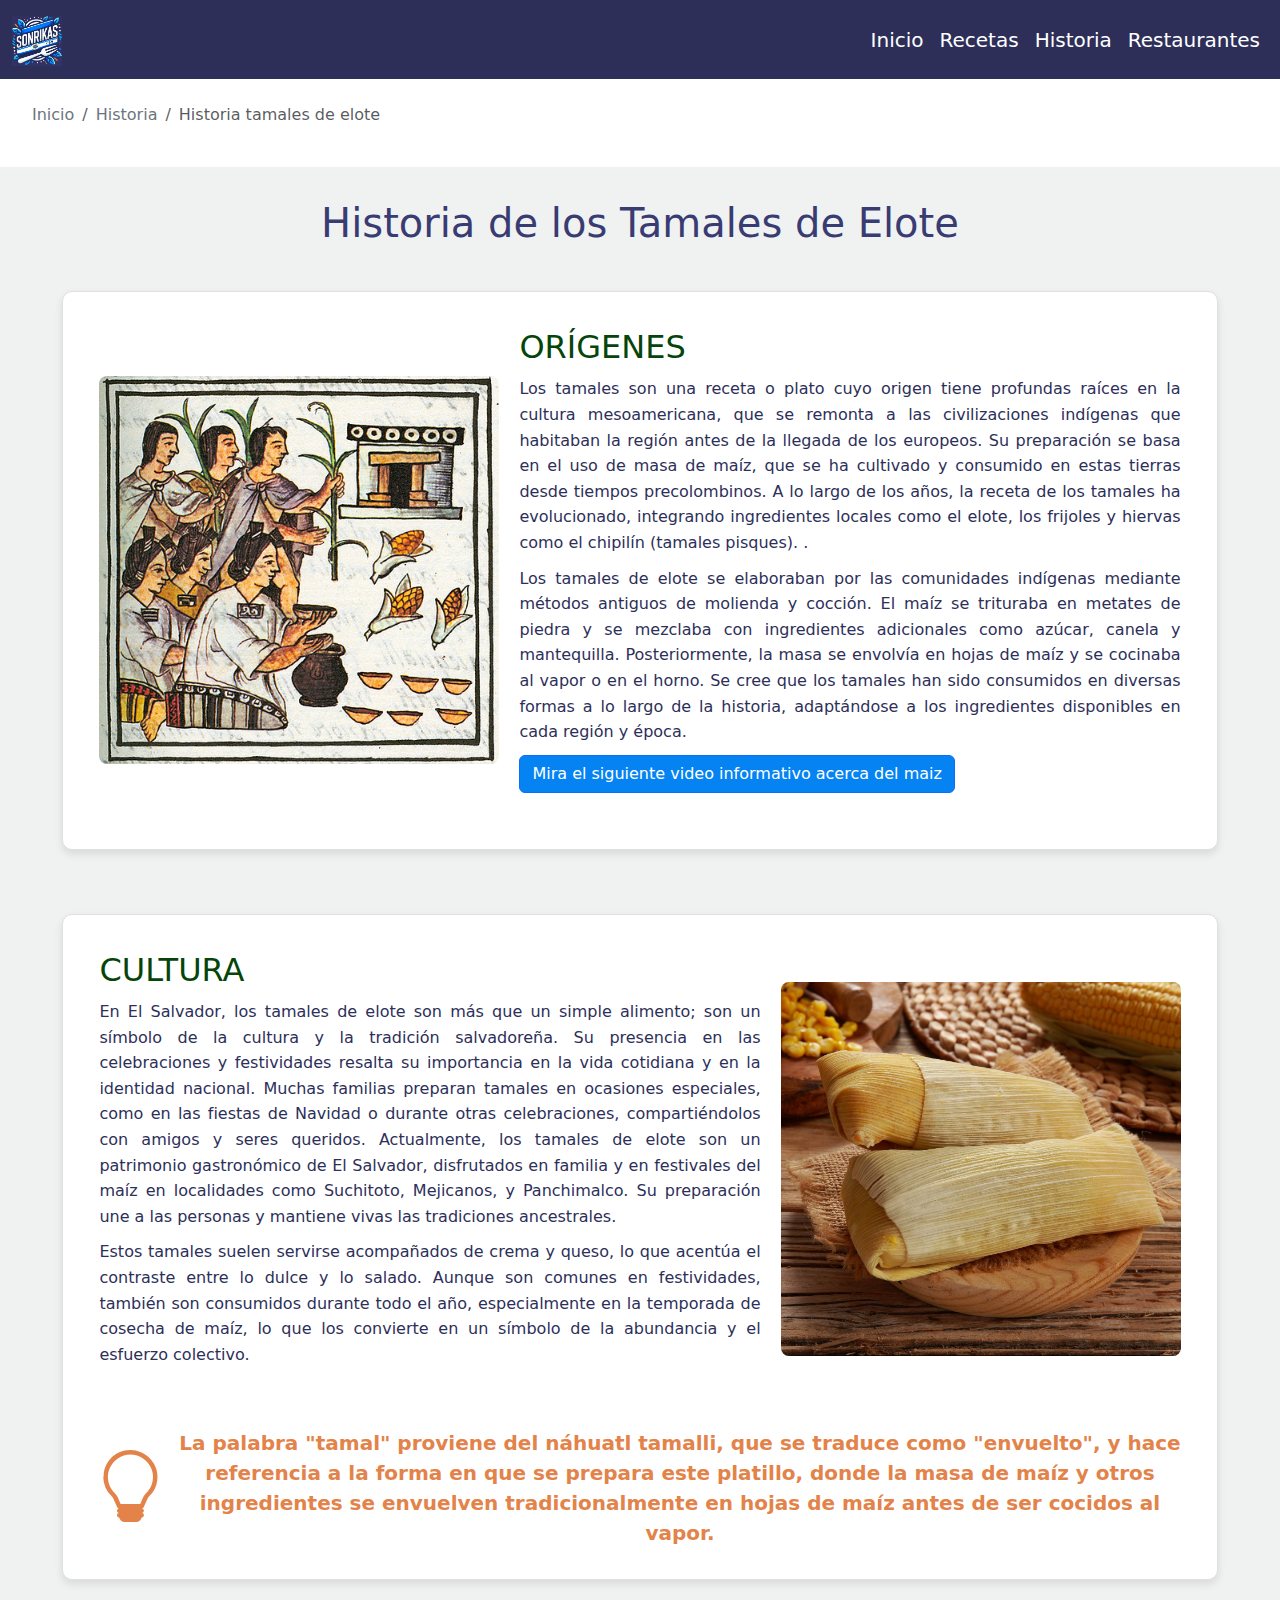
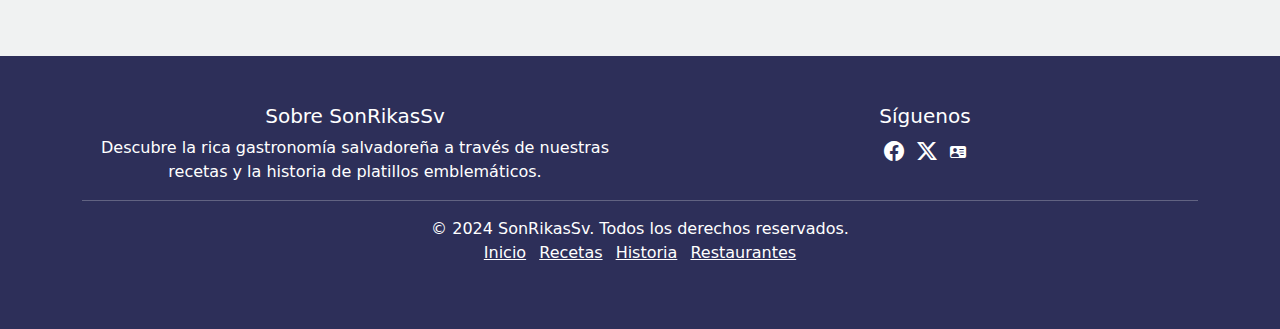
<file: Historia/detallesHistoria/historiaTamalesElote.html>
<!DOCTYPE html>
<html lang="es">

<head>
    <!-- Google tag (gtag.js) -->
    <script async src="https://www.googletagmanager.com/gtag/js?id=G-XH4VX1W333"></script>
    <script>
    window.dataLayer = window.dataLayer || [];
    function gtag(){dataLayer.push(arguments);}
    gtag('js', new Date());

    gtag('config', 'G-XH4VX1W333');
    </script>
    <!-- Metainformación -->
    <meta charset="UTF-8">
    <meta name="viewport" content="width=device-width, initial-scale=1.0">
    <meta name="keywords"
        content="tamales, historia, origen, El Salvador, gastronomía, cultura, tradición, elote, pisques, chipilin, indígena, precolombino, mesoamericano, maiz, festival, patrimonio.">
    <meta name="description"
        content="Descubre la historia de los tamales, uno de los platos más representativos de la gastronomía salvadoreña, y conoce su relevancia cultural y su arraigo en las tradiciones de El Salvador.">
    <meta name="author" content="SonRikasSv">
    <meta name="robots" content="index, follow">
    <meta name="googlebot" content="all">

    <!-- Open Graph -->
    <meta property="og:title" content="SonRikasSv – Historia de los Tamales">
    <meta property="og:description"
        content="Descubre la historia de los tamales, uno de los platos más representativos de la gastronomía salvadoreña, y conoce su relevancia cultural y su arraigo en las tradiciones de El Salvador.">
    <meta property="og:type" content="article">
    <meta property="og:url" content="https://sonrikassv.vercel.app/Historia/detallesHistoria/historiaTamalesElote.html">
    <meta property="og:image" content="https://sonrikassv.vercel.app/Imagenes/historia-tamales.jpg" itemprop="image">
    <meta property="og:image:alt" content="Historia de los Tamales">
    <meta property="og:locale" content="es_SV"> 

    <!-- Twitter Card -->
    <meta property="twitter:title" content="SonRikasSv – Historia de los Tamales">
    <meta property="twitter:description"
        content="Descubre la historia de los tamales, uno de los platos más representativos de la gastronomía salvadoreña, y conoce su relevancia cultural y su arraigo en las tradiciones de El Salvador.">
    <meta property="twitter:image" content="https://sonrikassv.vercel.app/Imagenes/historia-tamales.jpg"
        itemprop="image">
    <meta property="twitter:card" content="summary_large_image">
    <meta property="twitter:site" content="@SonRikasSv">
    <title>SonRikasSv - Historia Tamales</title>
    <link rel="shortcut icon" type="image/x-icon" href="../../Imagenes/logo.ico">

    <!-- Bootstap -->
    <link rel="stylesheet" href="../../static/css/bootstrap.min.css" />
    <link rel="stylesheet" href="../../static/css/style.css">
    <link rel="stylesheet" href="https://cdn.jsdelivr.net/npm/bootstrap-icons@1.11.3/font/bootstrap-icons.min.css">
</head>

<body>
    <header>
        <!-- nav-bar -->
        <nav class="navbar navbar-expand-lg custom-navbar text-white">
            <div class="container-fluid text-white">
                <a class="navbar-brand" href="../../index.html">
                    <img src="../../Imagenes/logo.jpg" alt="Logo" width="50" height="50"
                        class="d-inline-block align-text-top">
                </a>
                <button class="navbar-toggler text-white" type="button" data-bs-toggle="collapse"
                    data-bs-target="#navbarSupportedContent" aria-controls="navbarSupportedContent"
                    aria-expanded="false" aria-label="Toggle navigation">
                    <i class="bi bi-list text-white fs-4"></i>
                </button>
                <div class="collapse navbar-collapse" id="navbarSupportedContent">
                    <ul class="navbar-nav ms-auto mb-2 mb-lg-0">
                        <li class="nav-item">
                            <a class="nav-link active text-white fs-5" aria-current="page"
                                href="../../index.html">Inicio</a>
                        </li>
                        <li class="nav-item">
                            <a class="nav-link active text-white fs-5" aria-current="page"
                                href="../../Recetas/recetas.html">Recetas</a>
                        </li>
                        <li class="nav-item">
                            <a class="nav-link active text-white fs-5" aria-current="page"
                                href="../../Historia/historia.html">Historia</a>
                        </li>
                        <li class="nav-item">
                            <a class="nav-link active text-white fs-5" aria-current="page"
                                href="../../Restaurante/restaurante.html">Restaurantes</a>
                        </li>
                    </ul>
                </div>
            </div>
        </nav>
    </header>
    <div class="p-4 mx-2">
        <nav aria-label="breadcrumb ">
            <ol class="breadcrumb">
                <li class="breadcrumb-item "><a href="../../index.html"
                        class="text-decoration-none text-secondary">Inicio</a></li>
                        <li class="breadcrumb-item "><a href="../../Historia/historia.html"
                            class="text-decoration-none text-secondary">Historia</a></li>
                <li class="breadcrumb-item active" aria-current="page">Historia tamales de elote</li>
            </ol>
        </nav>
    </div>

    <div class="container-detalle-historia">
        <h1 class="text-center mb-4 h1-title">Historia de los Tamales de Elote</h1>
        <div class="row">
            <!-- Primera tarjeta: imagen a la izquierda -->
            <div class="col-12 mb-4">
                <div class="card card-historia">
                    <div class="card-body card-body-historia d-flex flex-column flex-md-row align-items-center">
                        <div class="img-container order-md-1">
                            <img src="../../Imagenes/historia-tamal.jpg" class="card-img" alt="Historia de los tamales de elote">
                        </div>
                        <div class="text-container order-md-1">
                            <h5 class="card-title card-title-historia">Orígenes</h5>
                            <p class="card-text card-text-historia">Los tamales son una receta o plato cuyo origen tiene profundas raíces
                                en la cultura mesoamericana, que se remonta a las civilizaciones indígenas que habitaban
                                la región antes de la llegada de los europeos. Su preparación se basa en el uso de masa
                                de maíz, que se ha cultivado y consumido en estas tierras desde tiempos precolombinos. A
                                lo largo de los años, la receta de los tamales ha evolucionado, integrando ingredientes
                                locales como el elote, los frijoles y hiervas como el chipilín (tamales pisques). .</p>
                            <p class="card-text card-text-historia">Los tamales de elote se elaboraban por las comunidades indígenas
                                mediante métodos antiguos de molienda y cocción. El maíz se trituraba en metates de
                                piedra y se mezclaba con ingredientes adicionales como azúcar, canela y mantequilla.
                                Posteriormente, la masa se envolvía en hojas de maíz y se cocinaba al vapor o en el
                                horno. Se cree que los tamales han sido consumidos en diversas formas a lo largo de la
                                historia, adaptándose a los ingredientes disponibles en cada región y época.
                            </p>
                            <a href="https://www.youtube.com/watch?v=ccUgh-K_Gno&ab_channel=JP%2B"
                                class="btn btn-primary btn-primary-historia" target="_blank">Mira el siguiente video informativo acerca del
                                maiz</a>
                        </div>

                    </div>
                </div>
            </div>

            <!-- Segunda tarjeta: imagen a la derecha -->
            <div class="col-12 mb-4">
                <div class="card card-historia">
                    <div class="card-body card-body-historia d-flex flex-column flex-md-row align-items-center">
                        <div class="text-container order-md-2">
                            <h5 class="card-title card-title-historia">Cultura</h5>
                            <p class="card-text card-text-historia">En El Salvador, los tamales de elote son más que un simple alimento;
                                son un
                                símbolo de la cultura y la tradición salvadoreña. Su presencia en las celebraciones y
                                festividades resalta su importancia en la vida cotidiana y en la identidad nacional.
                                Muchas familias preparan tamales en ocasiones especiales, como en las fiestas de Navidad
                                o durante otras celebraciones, compartiéndolos con amigos y seres
                                queridos. Actualmente, los tamales de elote son un patrimonio gastronómico de El
                                Salvador,
                                disfrutados en familia y en festivales del maíz en localidades como Suchitoto,
                                Mejicanos, y Panchimalco. Su preparación une a las personas y mantiene vivas las
                                tradiciones ancestrales.
                            </p>
                            <p class="card-text card-text-historia">
                                Estos tamales suelen servirse acompañados de crema y queso, lo que acentúa el contraste
                                entre lo dulce y lo salado. Aunque son comunes en festividades, también son consumidos
                                durante todo el año, especialmente en la temporada de
                                cosecha de maíz, lo que los convierte en un símbolo de la abundancia y el esfuerzo
                                colectivo.
                            </p>
                        </div>
                        <div class="img-container order-md-2">
                            <img src="../../Imagenes/cultura-tamal.jpg" class="card-img" alt="Cultura de los Tamales de elote">
                        </div>
                    </div>
                    <!-- Dato curioso-->
                    <div class="dato-curioso text-center mt-4">
                        <div class="d-flex justify-content-center align-items-center">
                            <i class="bi bi-lightbulb me-2"></i>
                            <p class="lead lead-historia mb-0">La palabra "tamal" proviene del náhuatl tamalli, que se traduce como
                                "envuelto", y hace referencia a la forma en que se prepara este platillo, donde la masa
                                de maíz y otros ingredientes se envuelven tradicionalmente en hojas de maíz antes de ser
                                cocidos al vapor.</p>
                        </div>
                    </div>
                </div>
            </div>
        </div>
    </div>

    <footer class="footer custom-navbar  text-white text-center py-5">
        <div class="container">
            <div class="row">
                <div class="col-12 col-md-6">
                    <h5>Sobre SonRikasSv</h5>
                    <p class="mb-0">Descubre la rica gastronomía salvadoreña a través de nuestras recetas y la historia de platillos emblemáticos.</p>
                </div>
                <div class="col-12 col-md-6">
                    <h5>Síguenos</h5>
                    <ul class="list-inline">
                        <li class="list-inline-item">
                            <a href="https://www.facebook.com/sonrikassv" class="text-white" target="_blank" aria-label="Facebook">
                                <i class="bi bi-facebook fs-5"></i>
                            </a>
                        </li>                        
                        <li class="list-inline-item">
                            <a href="https://x.com/SonRikasSv" class="text-white fs-5" target="_blank"
                                aria-label="Twitter">
                                <i class="bi bi-twitter-x"></i>
                            </a>
                        </li>
                        <li class="list-inline-item">
                            <a href="../../LandingPage/landingPage.html" class="text-white"
                                aria-label="Correo Electrónico">
                                <i class="bi bi-person-vcard-fill"></i>
                            </a>
                        </li>
                    </ul>
                </div>
            </div>
            <hr class="my-3">
            <p class="mb-0">&copy; 2024 SonRikasSv. Todos los derechos reservados.</p>
            <nav>
                <ul class="list-inline">
                    <li class="list-inline-item">
                        <a href="../../index.html" class="text-white">Inicio</a>
                    </li>
                    <li class="list-inline-item">
                        <a href="../../Recetas/recetas.html" class="text-white">Recetas</a>
                    </li>
                    <li class="list-inline-item">
                        <a href="../../Historia/historia.html" class="text-white">Historia</a>
                    </li>
                    <li class="list-inline-item">
                        <a href="../../Restaurante/restaurante.html" class="text-white">Restaurantes</a>
                    </li>
                </ul>
            </nav>
        </div>
    </footer>
    <!-- Bootstrap -->
    <script type="text/javascript" src="../../static/js/bootstrap.bundle.min.js"></script>
    <script src="https://code.jquery.com/jquery-3.6.0.min.js"></script>
    <script type="text/javascript" src="../../static/js/popper.min.js"></script>
</body>

</html>
</file>
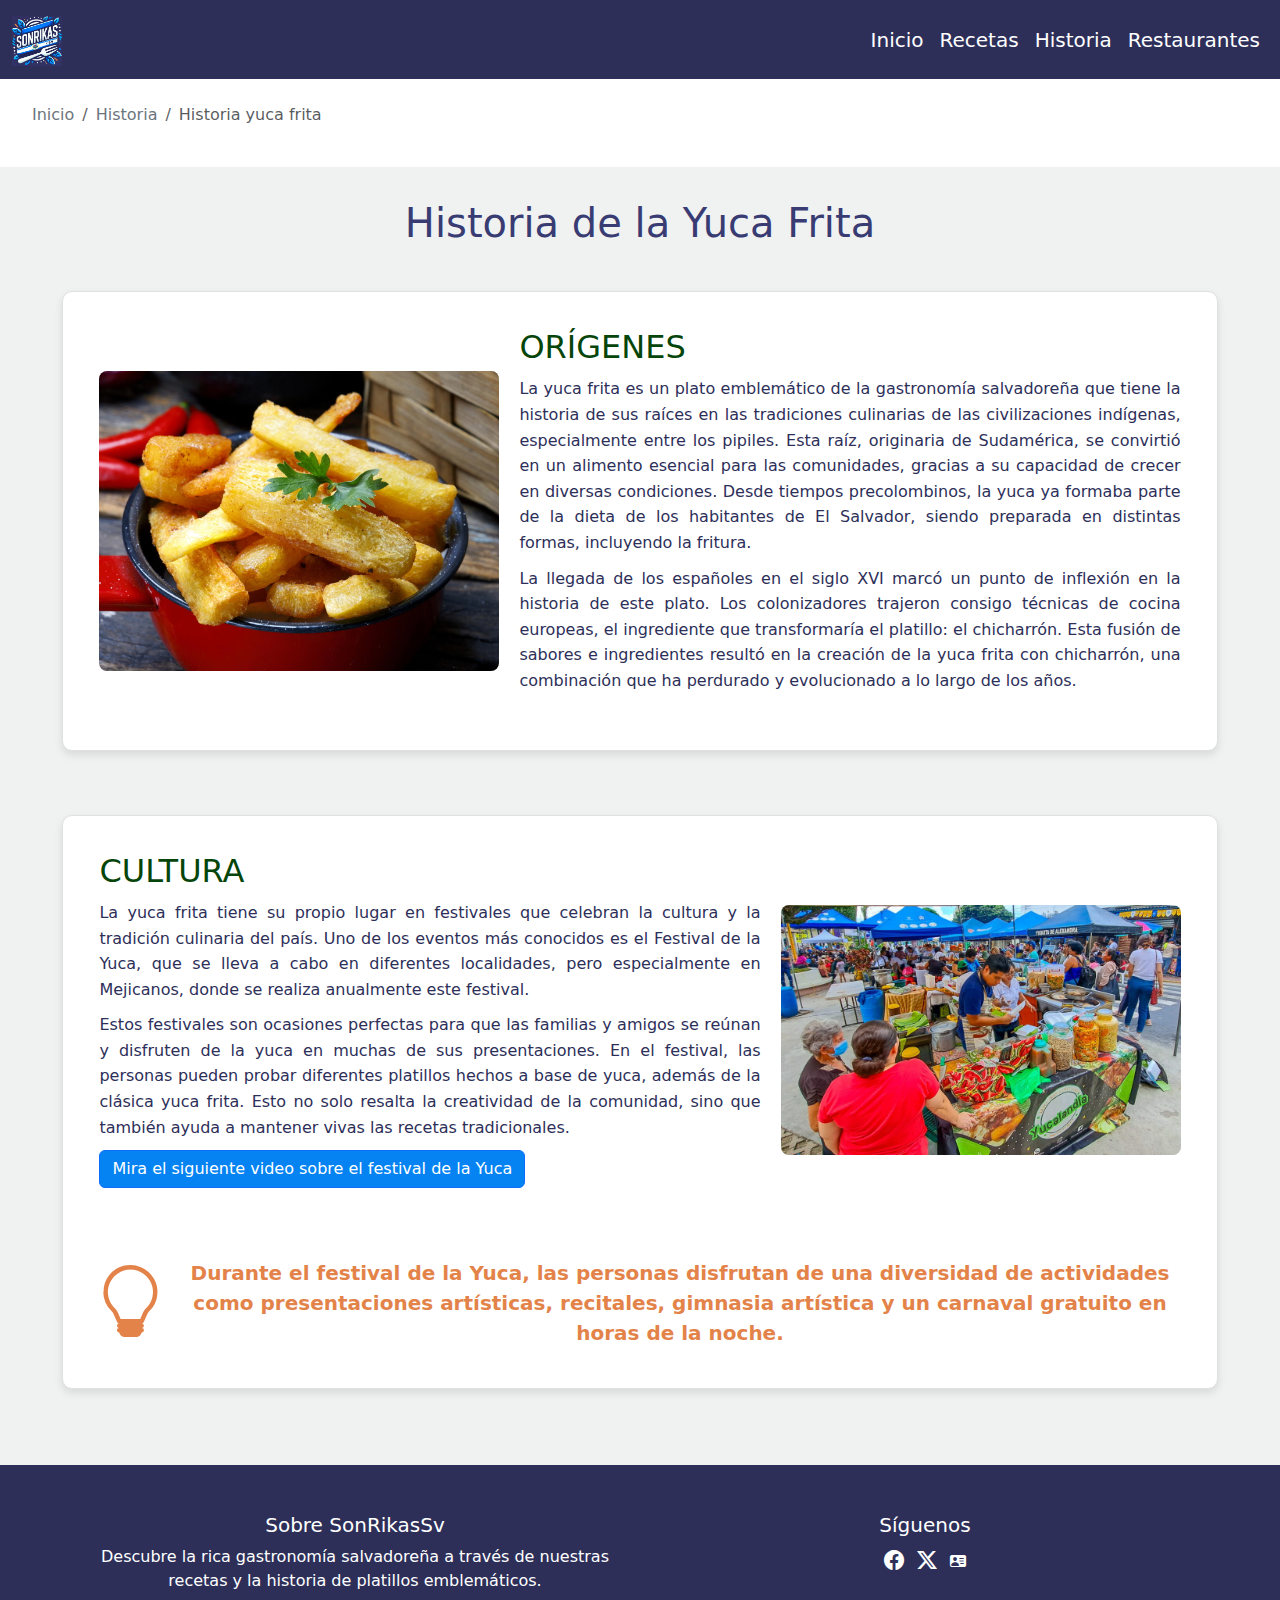
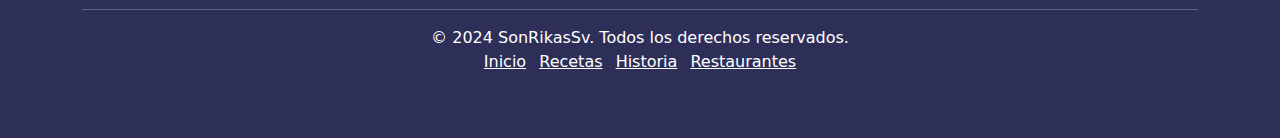
<file: Historia/detallesHistoria/historiaYucaFrita.html>
<!DOCTYPE html>
<html lang="es">

<head>
    <!-- Google tag (gtag.js) -->
    <script async src="https://www.googletagmanager.com/gtag/js?id=G-XH4VX1W333"></script>
    <script>
      window.dataLayer = window.dataLayer || [];
      function gtag(){dataLayer.push(arguments);}
      gtag('js', new Date());
    
      gtag('config', 'G-XH4VX1W333');
    </script>
    <meta charset="UTF-8" />
    <meta name="viewport" content="width=device-width, initial-scale=1.0" />
    <meta name="keywords"
        content="historia, origen, El Salvador, gastronomía, cultura, tradición, yuca frita, españoles, indígena, náhuatl, pipiles, mayas, precolombino, patrimonio, chicharron" />
    <meta name="description"
        content="Descubre la historia de la Yuca Frita, una receta representativa de la gastronomía salvadoreña, y conoce su relevancia cultural y su arraigo en las tradiciones de El Salvador" />
    <meta name="googlebot" content="all" />
    <meta name="author" content="SonRikasSv" />
    <meta name="robots" content="index, follow" />

    <!-- Open Graph Meta Tags -->
    <meta property="og:title" content="SonRikasSv – Historia de la Yuca Frita" />
    <meta property="og:description"
        content="Descubre la historia de la Yuca Frita, una receta representativa de la gastronomía salvadoreña, y conoce su relevancia cultural y su arraigo en las tradiciones de El Salvador" />
    <meta property="og:url" content="https://sonrikassv.vercel.app/Historia/detallesHistoria/historiaYucaFrita.html" />
    <meta property="og:image" content="https://sonrikassv.vercel.app/Imagenes/historia-yucafrita.jpg" itemprop="image" />
    <meta property="og:image:alt" content="Historia de la Yuca Frita" />
    <meta property="og:locale" content="es_SV"> 

    <!-- Twitter Card Meta Tags -->
    <meta property="twitter:title" content="SonRikasSv – Historia de la Yuca Frita" />
    <meta property="twitter:description"
        content="Descubre la historia de la Yuca Frita, una receta representativa de la gastronomía salvadoreña, y conoce su relevancia cultural y su arraigo en las tradiciones de El Salvador" />
    <meta property="twitter:image" content="https://sonrikassv.vercel.app/Imagenes/historia-yucafrita.jpeg" itemprop="image" />
    <meta property="og:type" content="article">
    <meta content="summary_large_image" property="twitter:card" />
    <meta content="@SonRikasSv" property="twitter:site" />

    <title>SonRikasSv - Yuca</title>
    <link rel="shortcut icon" type="image/x-icon" href="../../Imagenes/logo.ico">
    <!-- Bootstap -->
    <link rel="stylesheet" href="../../static/css/bootstrap.min.css" />
    <link rel="stylesheet" href="../../static/css/style.css" />
    <link rel="stylesheet" href="https://cdn.jsdelivr.net/npm/bootstrap-icons@1.11.3/font/bootstrap-icons.min.css">
</head>

<body>
    <header>
        <!-- nav-bar -->
        <nav class="navbar navbar-expand-lg custom-navbar text-white">
            <div class="container-fluid text-white">
                <a class="navbar-brand" href="../../index.html">
                    <img src="../../Imagenes/logo.jpg" alt="Logo" width="50" height="50"
                        class="d-inline-block align-text-top">
                </a>
                <button class="navbar-toggler text-white" type="button" data-bs-toggle="collapse"
                    data-bs-target="#navbarSupportedContent" aria-controls="navbarSupportedContent"
                    aria-expanded="false" aria-label="Toggle navigation">
                    <i class="bi bi-list text-white fs-4"></i>
                </button>
                <div class="collapse navbar-collapse" id="navbarSupportedContent">
                    <ul class="navbar-nav ms-auto mb-2 mb-lg-0">
                        <li class="nav-item">
                            <a class="nav-link active text-white fs-5" aria-current="page"
                                href="../../index.html">Inicio</a>
                        </li>
                        <li class="nav-item">
                            <a class="nav-link active text-white fs-5" aria-current="page"
                                href="../../Recetas/recetas.html">Recetas</a>
                        </li>
                        <li class="nav-item">
                            <a class="nav-link active text-white fs-5" aria-current="page"
                                href="../../Historia/historia.html">Historia</a>
                        </li>
                        <li class="nav-item">
                            <a class="nav-link active text-white fs-5" aria-current="page"
                                href="../../Restaurante/restaurante.html">Restaurantes</a>
                        </li>
                    </ul>
                </div>
            </div>
        </nav>
    </header>
    <div class="p-4 mx-2">
        <nav aria-label="breadcrumb ">
            <ol class="breadcrumb">
                <li class="breadcrumb-item "><a href="../../index.html"
                        class="text-decoration-none text-secondary">Inicio</a></li>
                        <li class="breadcrumb-item "><a href="../../Historia/historia.html"
                            class="text-decoration-none text-secondary">Historia</a></li>
                <li class="breadcrumb-item active" aria-current="page">Historia yuca frita</li>
            </ol>
        </nav>
    </div>
    <div class="container-detalle-historia">
        <h1 class="text-center mb-4 h1-title">Historia de la Yuca Frita</h1>
        <div class="row">
            <!-- Primera tarjeta: imagen a la izquierda -->
            <div class="col-12 mb-4">
                <div class="card card-historia">
                    <div class="card-body card-body-historia d-flex flex-column flex-md-row align-items-center">
                        <div class="img-container order-md-1">
                            <img src="../../Imagenes/historia-yucafrita.jpeg" class="card-img"
                                alt="Orígenes de la Yuca Frita" />
                        </div>
                        <div class="text-container order-md-1">
                            <h5 class="card-title card-title-historia">Orígenes</h5>
                            <p class="card-text card-text-historia">
                                La yuca frita es un plato emblemático de la gastronomía
                                salvadoreña que tiene la historia de sus raíces en las
                                tradiciones culinarias de las civilizaciones indígenas,
                                especialmente entre los pipiles. Esta raíz, originaria de
                                Sudamérica, se convirtió en un alimento esencial para las
                                comunidades, gracias a su capacidad de crecer en diversas
                                condiciones. Desde tiempos precolombinos, la yuca ya formaba
                                parte de la dieta de los habitantes de El Salvador, siendo
                                preparada en distintas formas, incluyendo la fritura.
                            </p>
                            <p class="card-text card-text-historia">
                                La llegada de los españoles en el siglo XVI marcó un punto de
                                inflexión en la historia de este plato. Los colonizadores
                                trajeron consigo técnicas de cocina europeas, el ingrediente
                                que transformaría el platillo: el chicharrón. Esta fusión de
                                sabores e ingredientes resultó en la creación de la yuca frita
                                con chicharrón, una combinación que ha perdurado y
                                evolucionado a lo largo de los años.
                            </p>
                        </div>
                    </div>
                </div>
            </div>

            <!-- Segunda tarjeta: imagen a la derecha -->
            <div class="col-12 mb-4">
                <div class="card card-historia">
                    <div class="card-body card-body-historia d-flex flex-column flex-md-row align-items-center">
                        <div class="text-container order-md-2">
                            <h5 class=" card-title card-title-historia">Cultura</h5>
                            <p class="card-text card-text-historia">
                                La yuca frita tiene su propio lugar en festivales que celebran
                                la cultura y la tradición culinaria del país. Uno de los
                                eventos más conocidos es el Festival de la Yuca, que se lleva
                                a cabo en diferentes localidades, pero especialmente en
                                Mejicanos, donde se realiza anualmente este festival.
                            </p>
                            <p class="card-text card-text-historia">
                                Estos festivales son ocasiones perfectas para que las familias
                                y amigos se reúnan y disfruten de la yuca en muchas de sus
                                presentaciones. En el festival, las personas pueden probar
                                diferentes platillos hechos a base de yuca, además de la
                                clásica yuca frita. Esto no solo resalta la creatividad de la
                                comunidad, sino que también ayuda a mantener vivas las recetas
                                tradicionales.
                            </p>
                            <a href="https://www.youtube.com/watch?v=pPrz4_7dyvE&ab_channel=ULISESVLOGSSV"
                                class="btn btn-primary btn-primary-historia" target="_blank">Mira el siguiente video sobre el festival de la
                                Yuca</a>
                        </div>
                        <div class="img-container order-md-2">
                            <img src="../../Imagenes/cultura-yucafrita.jpeg" class="card-img"
                                alt="Cultura de la Yuca Frita" />
                        </div>
                    </div>
                    <!-- Dato curioso-->
                    <div class="dato-curioso text-center mt-4">
                        <div class="d-flex justify-content-center align-items-center">
                            <i class="bi bi-lightbulb me-2"></i>
                            <p class="lead lead-historia mb-0">
                                Durante el festival de la Yuca, las personas disfrutan de una
                                diversidad de actividades como presentaciones artísticas,
                                recitales, gimnasia artística y un carnaval gratuito en horas
                                de la noche.
                            </p>
                        </div>
                    </div>
                </div>
            </div>
        </div>
    </div>

    <footer class="footer custom-navbar  text-white text-center py-5">
        <div class="container">
            <div class="row">
                <div class="col-12 col-md-6">
                    <h5>Sobre SonRikasSv</h5>
                    <p class="mb-0">Descubre la rica gastronomía salvadoreña a través de nuestras recetas y la historia de platillos emblemáticos.</p>
                </div>
                <div class="col-12 col-md-6">
                    <h5>Síguenos</h5>
                    <ul class="list-inline">
                        <li class="list-inline-item">
                            <a href="https://www.facebook.com/sonrikassv" class="text-white" target="_blank" aria-label="Facebook">
                                <i class="bi bi-facebook fs-5"></i>
                            </a>
                        </li>                        
                        <li class="list-inline-item">
                            <a href="https://x.com/SonRikasSv" class="text-white fs-5" target="_blank"
                                aria-label="Twitter">
                                <i class="bi bi-twitter-x"></i>
                            </a>
                        </li>
                        <li class="list-inline-item">
                            <a href="../../LandingPage/landingPage.html" class="text-white"
                                aria-label="Correo Electrónico">
                                <i class="bi bi-person-vcard-fill"></i>
                            </a>
                        </li>
                    </ul>
                </div>
            </div>
            <hr class="my-3">
            <p class="mb-0">&copy; 2024 SonRikasSv. Todos los derechos reservados.</p>
            <nav>
                <ul class="list-inline">
                    <li class="list-inline-item">
                        <a href="../../index.html" class="text-white">Inicio</a>
                    </li>
                    <li class="list-inline-item">
                        <a href="../../Recetas/recetas.html" class="text-white">Recetas</a>
                    </li>
                    <li class="list-inline-item">
                        <a href="../../Historia/historia.html" class="text-white">Historia</a>
                    </li>
                    <li class="list-inline-item">
                        <a href="../../Restaurante/restaurante.html" class="text-white">Restaurantes</a>
                    </li>
                </ul>
            </nav>
        </div>
    </footer>
    <!-- Bootstrap -->
    <script type="text/javascript" src="../../static/js/bootstrap.bundle.min.js"></script>
    <script src="https://code.jquery.com/jquery-3.6.0.min.js"></script>
    <script type="text/javascript" src="../../static/js/popper.min.js"></script>
</body>

</html>
</file>
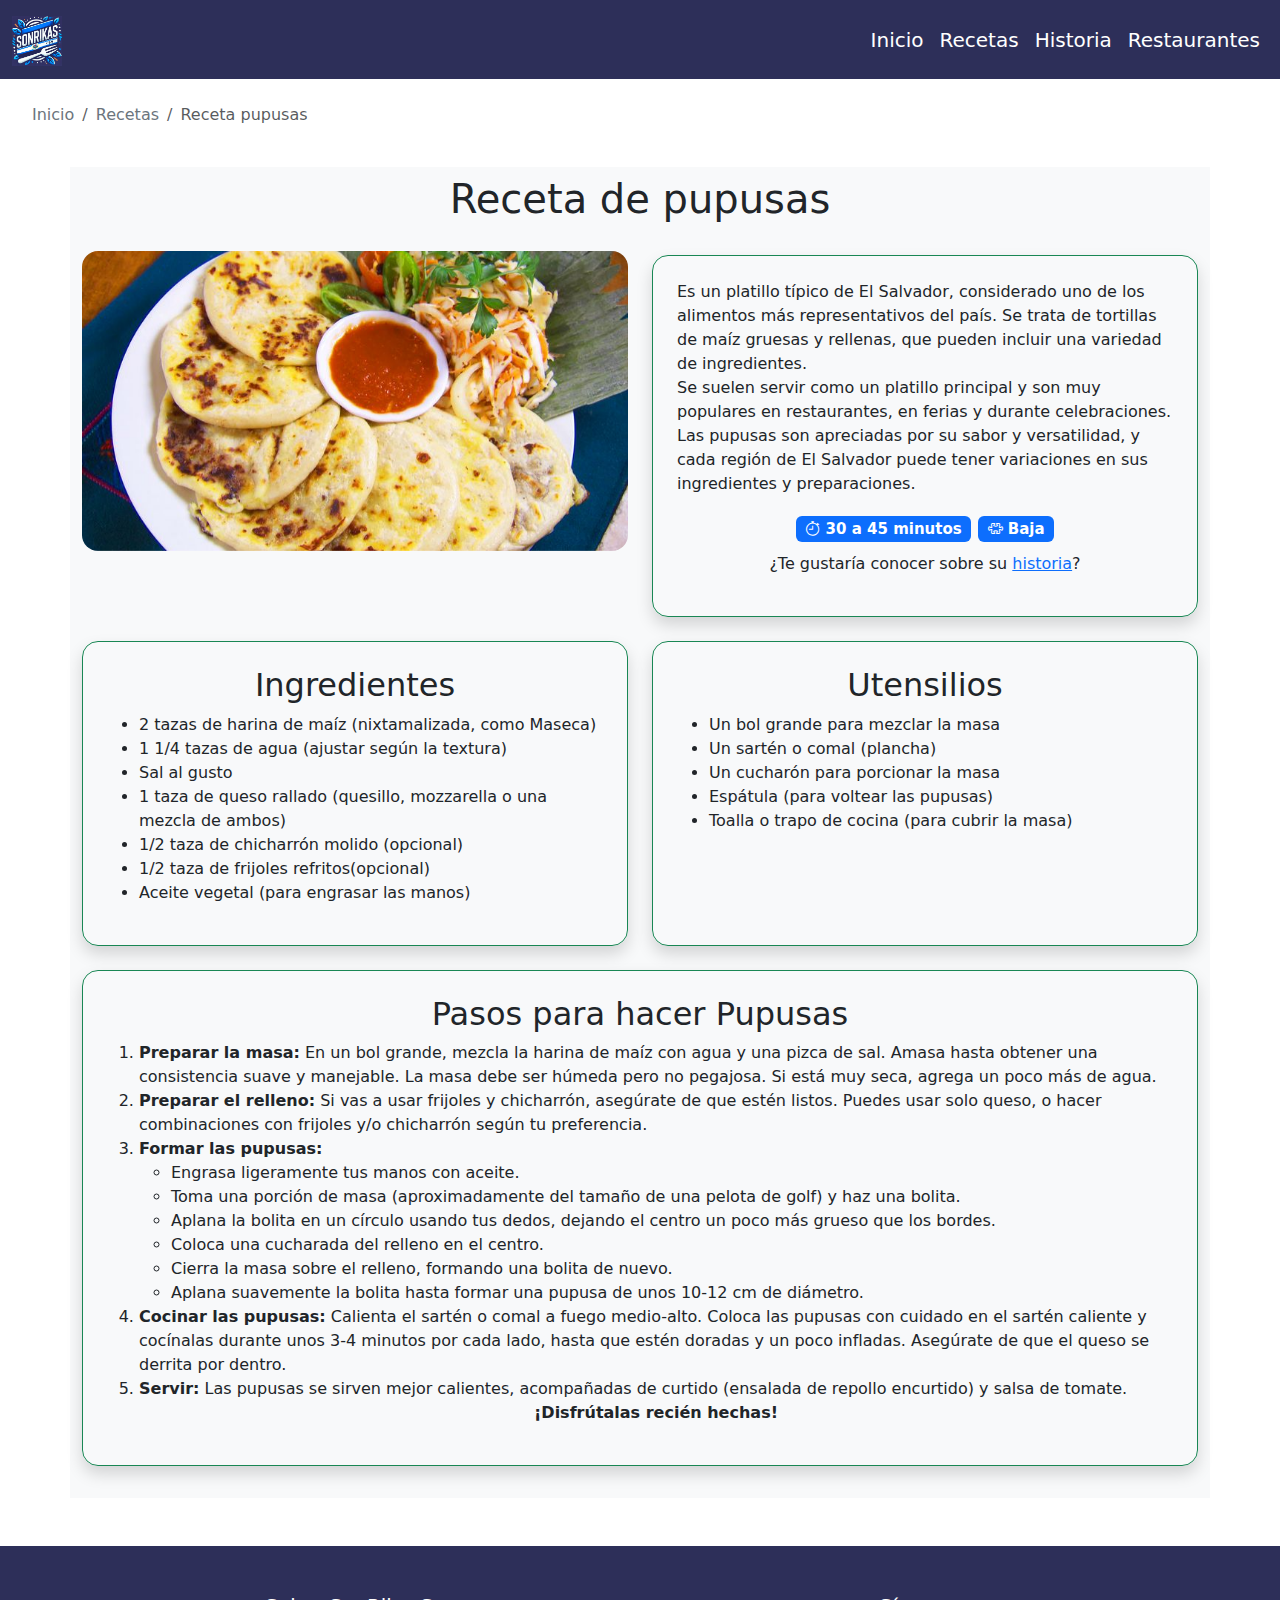
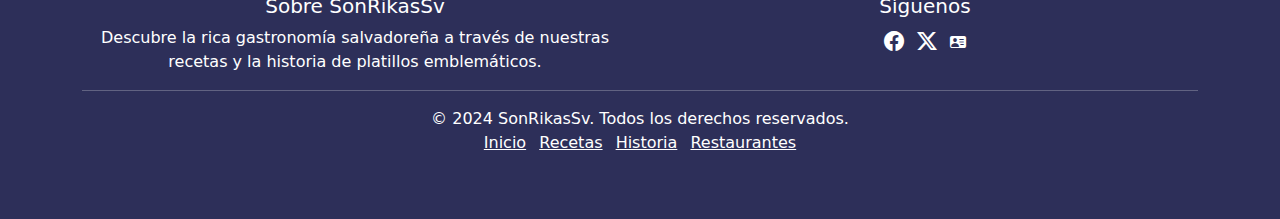
<file: Recetas/detallesRecetas/recetaPupusas.html>
<!DOCTYPE html>
<html lang="es">

<head>
    <!-- Google tag (gtag.js) -->
    <script async src="https://www.googletagmanager.com/gtag/js?id=G-XH4VX1W333"></script>
    <script>
        window.dataLayer = window.dataLayer || [];
        function gtag() { dataLayer.push(arguments); }
        gtag('js', new Date());

        gtag('config', 'G-XH4VX1W333');
    </script>
    <meta charset="UTF-8">
    <meta http-equiv="Content-Language" content="es">
    <meta name="viewport" content="width=device-width, initial-scale=1.0">
    <meta name="description"
        content="Aprende a preparar pupusas, un platillo típico salvadoreño. Ingredientes, utensilios, tiempo de preparación, dificultad y pasos para cocinarlo.">
    <meta name="keywords"
        content=" Recetas salvadoreñas, Cómo hacer pupusas salvadoreñas, Utensilios, Pasos para cocinar, Receta de pupusas, platillo salvadoreño, cocina tradicional">
    <meta name="author" content="SonRikasSv">
    <!-- Open Graph Metadata -->
    <meta property="og:title" content="SonRikasSV -Receta de Pupusas - Cocina Tradicional de El Salvador">
    <meta property="og:description"
        content="Sigue nuestra receta paso a paso para preparar pupusas, un platillo icónico de la gastronomía salvadoreña. Encuentra ingredientes, utensilios y más.">
    <meta property="og:type" content="article">
    <meta property="og:url" content="https://sonrikassv.vercel.app/Recetas/detallesRecetas/recetaPupusas.html">
    <meta property="og:image" content="https://sonrikassv.vercel.app/Imagenes/pupusas1.jpg">
    <meta property="og:locale" content="es_SV">
    <!-- Twitter Card Metadata -->
    <meta name="twitter:card" content="summary_large_image">
    <meta name="twitter:title" content="SonRikasSV - Receta de Pupusas - Cocina Tradicional de El Salvador">
    <meta name="twitter:description"
        content="Descubre cómo preparar pupusas, uno de los platillos más representativos de El Salvador. Incluye ingredientes, pasos y más.">
    <meta name="twitter:image" content="https://sonrikassv.vercel.app/Imagenes/pupusas1.jpg">
    <meta name="twitter:site" content="@SonRikasSV">
    <!-- Meta Robots -->
    <meta name="robots" content="index, follow">
    <!-- Canonical URL -->
    <link rel="canonical" href="https://sonrikassv.vercel.app/Recetas/detallesRecetas/recetaPupusas.html">

    <title>SonRikasSv - Pupusas</title>
    <link rel="stylesheet" href="../../static/css/style.css">
    <link rel="shortcut icon" type="image/x-icon" href="../../Imagenes/logo.ico">
    <!-- Bootstap -->
    <link rel="stylesheet" href="../../static/css/bootstrap.min.css">
    <link rel="stylesheet" href="https://cdn.jsdelivr.net/npm/bootstrap-icons@1.11.3/font/bootstrap-icons.min.css">
</head>

<body>
    <header>
        <!-- nav-bar -->
        <nav class="navbar navbar-expand-lg custom-navbar text-white">
            <div class="container-fluid text-white">
                <a class="navbar-brand" href="../../index.html">
                    <img src="../../Imagenes/logo.jpg" alt="Logo" width="50" height="50"
                        class="d-inline-block align-text-top">
                </a>
                <button class="navbar-toggler text-white" type="button" data-bs-toggle="collapse"
                    data-bs-target="#navbarSupportedContent" aria-controls="navbarSupportedContent"
                    aria-expanded="false" aria-label="Toggle navigation">
                    <i class="bi bi-list text-white fs-4"></i>
                </button>
                <div class="collapse navbar-collapse" id="navbarSupportedContent">
                    <ul class="navbar-nav ms-auto mb-2 mb-lg-0">
                        <li class="nav-item">
                            <a class="nav-link active text-white fs-5" aria-current="page"
                                href="../../index.html">Inicio</a>
                        </li>
                        <li class="nav-item">
                            <a class="nav-link active text-white fs-5" aria-current="page"
                                href="../../Recetas/recetas.html">Recetas</a>
                        </li>
                        <li class="nav-item">
                            <a class="nav-link active text-white fs-5" aria-current="page"
                                href="../../Historia/historia.html">Historia</a>
                        </li>
                        <li class="nav-item">
                            <a class="nav-link active text-white fs-5" aria-current="page"
                                href="../../Restaurante/restaurante.html">Restaurantes</a>
                        </li>
                    </ul>
                </div>
            </div>
        </nav>
    </header>
    <div class="p-4 mx-2">
        <nav aria-label="breadcrumb ">
            <ol class="breadcrumb">
                <li class="breadcrumb-item "><a href="../../index.html"
                        class="text-decoration-none text-secondary">Inicio</a></li>
                <li class="breadcrumb-item "><a href="../../Recetas/recetas.html"
                        class="text-decoration-none text-secondary">Recetas</a></li>
                <li class="breadcrumb-item active" aria-current="page">Receta pupusas</li>
            </ol>
        </nav>
    </div>
    <div class="container bg-light py-2">
        <!-- Aca pueden trabajar -->
        <h1 class="text-center">Receta de pupusas</h1>
        <div class="row d-flex align-items-stretch justify-content-center flex-row">
            <div class="col-xl-6 col-md-6">
                <div id="carouselAutoplaying" class="carousel slide" data-bs-ride="carousel">
                    <div class="carousel-inner rounded-4">
                        <div class="carousel-item active imagen-platillo">
                            <img src="../../Imagenes/pupusas1.jpg" class="d-block w-100" alt="Pupusas de El Salvador">
                        </div>
                        <div class="carousel-item imagen-platillo">
                            <img src="../../Imagenes/pupusas2.jpg" class="d-block w-100" alt="Pupusas de El Salvador">
                        </div>
                        <div class="carousel-item imagen-platillo">
                            <img src="../../Imagenes/pupusas3.jpg" class="d-block w-100" alt="Pupusas de El Salvador">
                        </div>
                    </div>
                </div>
            </div>
            <div class="col-md-6 d-flex align-items-center py-4">
                <div class="border border-success rounded-4 p-4 shadow">
                    <p>
                        Es un platillo típico de El Salvador, considerado uno de los alimentos más representativos del
                        país.
                        Se trata de tortillas de maíz gruesas y rellenas, que pueden incluir una variedad de
                        ingredientes.<br>

                        Se suelen servir como un platillo principal y son muy populares en restaurantes, en ferias y
                        durante
                        celebraciones. Las pupusas son apreciadas por su sabor y versatilidad, y cada región de El
                        Salvador
                        puede tener variaciones en sus ingredientes y preparaciones.
                    </p>
                    <div class="datos-adicionales">
                        <span data-bs-toggle="tooltip" title="Tiempo de preparación" class="badge text-bg-primary"><i
                                class="bi bi-stopwatch"></i> 30 a 45 minutos</span>
                        <span data-bs-toggle="tooltip" title="Dificultad de la receta" class="badge text-bg-primary"><i
                                class="bi bi-puzzle"></i> Baja</span>
                    </div>
                    <p class="enlace-historia">¿Te gustaría conocer sobre su <a
                            href="../../Historia/detallesHistoria/historiaPupusas.html">historia</a>?</p>
                </div>

            </div>

        </div>
        <div class="row g-4">
            <div class="col-xl-6 col-md-6 d-flex">
                <div class="border border-success rounded-4 p-4 shadow h-100 w-100">
                    <h2 class="text-center">Ingredientes</h2>
                    <ul>
                        <li>2 tazas de harina de maíz (nixtamalizada, como Maseca)</li>
                        <li>1 1/4 tazas de agua (ajustar según la textura)</li>
                        <li>Sal al gusto</li>
                        <li>1 taza de queso rallado (quesillo, mozzarella o una mezcla de ambos)</li>
                        <li>1/2 taza de chicharrón molido (opcional)</li>
                        <li>1/2 taza de frijoles refritos(opcional)</li>
                        <li>Aceite vegetal (para engrasar las manos)</li>
                    </ul>
                </div>

            </div>
            <div class="col-xl-6 col-md-6 d-flex">
                <div class="border border-success rounded-4 p-4 shadow h-100 w-100">
                    <h2 class="text-center">Utensilios</h2>
                    <ul>
                        <li>Un bol grande para mezclar la masa</li>
                        <li>Un sartén o comal (plancha)</li>
                        <li>Un cucharón para porcionar la masa</li>
                        <li>Espátula (para voltear las pupusas)</li>
                        <li>Toalla o trapo de cocina (para cubrir la masa)</li>
                    </ul>
                </div>

            </div>
        </div>
        <div class="row">
            <div class="col-xl-12 col-md-12 py-4">
                <div class="border border-success rounded-4 p-4 shadow">
                    <h2 class="text-center">Pasos para hacer Pupusas</h2>
                    <ol>
                        <li><strong>Preparar la masa:</strong> En un bol grande, mezcla la harina de maíz con agua y una
                            pizca de sal. Amasa hasta obtener una consistencia suave y manejable. La masa debe ser
                            húmeda
                            pero no pegajosa. Si está muy seca, agrega un poco más de agua.</li>
                        <li><strong>Preparar el relleno:</strong> Si vas a usar frijoles y chicharrón, asegúrate de que
                            estén listos. Puedes usar solo queso, o hacer combinaciones con frijoles y/o chicharrón
                            según tu
                            preferencia.</li>
                        <li><strong>Formar las pupusas:</strong></li>
                        <ul>
                            <li>Engrasa ligeramente tus manos con aceite.</li>
                            <li>Toma una porción de masa (aproximadamente del tamaño de una pelota de golf) y haz una
                                bolita.</li>
                            <li>Aplana la bolita en un círculo usando tus dedos, dejando el centro un poco más grueso
                                que
                                los bordes.</li>
                            <li>Coloca una cucharada del relleno en el centro.</li>
                            <li>Cierra la masa sobre el relleno, formando una bolita de nuevo.</li>
                            <li>Aplana suavemente la bolita hasta formar una pupusa de unos 10-12 cm de diámetro.</li>
                        </ul>
                        <li><strong>Cocinar las pupusas:</strong> Calienta el sartén o comal a fuego medio-alto. Coloca
                            las
                            pupusas con cuidado en el sartén caliente y cocínalas durante unos 3-4 minutos por cada
                            lado,
                            hasta que estén doradas y un poco infladas. Asegúrate de que el queso se derrita por dentro.
                        </li>
                        <li><strong>Servir:</strong> Las pupusas se sirven mejor calientes, acompañadas de curtido
                            (ensalada
                            de repollo encurtido) y salsa de tomate.</li>
                        <p style="text-align: center"><b>¡Disfrútalas recién hechas!</b></p>
                    </ol>
                </div>
            </div>
        </div>
    </div>


    <div class="py-4"></div>
    <footer class="footer custom-navbar  text-white text-center py-5">
        <div class="container">
            <div class="row">
                <div class="col-12 col-md-6">
                    <h5>Sobre SonRikasSv</h5>
                    <p class="mb-0">Descubre la rica gastronomía salvadoreña a través de nuestras recetas y la historia
                        de platillos emblemáticos.</p>
                </div>
                <div class="col-12 col-md-6">
                    <h5>Síguenos</h5>
                    <ul class="list-inline">
                        <li class="list-inline-item">
                            <a href="https://www.facebook.com/sonrikassv" class="text-white" target="_blank"
                                aria-label="Facebook">
                                <i class="bi bi-facebook fs-5"></i>
                            </a>
                        </li>
                        <li class="list-inline-item">
                            <a href="https://x.com/SonRikasSv" class="text-white fs-5" target="_blank"
                                aria-label="Twitter">
                                <i class="bi bi-twitter-x"></i>
                            </a>
                        </li>
                        <li class="list-inline-item">
                            <a href="../../LandingPage/landingPage.html" class="text-white"
                                aria-label="Correo Electrónico">
                                <i class="bi bi-person-vcard-fill"></i>
                            </a>
                        </li>
                    </ul>
                </div>
            </div>
            <hr class="my-3">
            <p class="mb-0">&copy; 2024 SonRikasSv. Todos los derechos reservados.</p>
            <nav>
                <ul class="list-inline">
                    <li class="list-inline-item">
                        <a href="../../index.html" class="text-white">Inicio</a>
                    </li>
                    <li class="list-inline-item">
                        <a href="../../Recetas/recetas.html" class="text-white">Recetas</a>
                    </li>
                    <li class="list-inline-item">
                        <a href="../../Historia/historia.html" class="text-white">Historia</a>
                    </li>
                    <li class="list-inline-item">
                        <a href="../../Restaurante/restaurante.html" class="text-white">Restaurantes</a>
                    </li>
                </ul>
            </nav>
        </div>
    </footer>
    <!-- Bootstrap -->
    <script type="text/javascript" src="../../static/js/bootstrap.bundle.min.js"></script>
    <script src="https://code.jquery.com/jquery-3.6.0.min.js"></script>
    <script type="text/javascript" src="../../static/js/popper.min.js"></script>

</body>

</html>
</file>
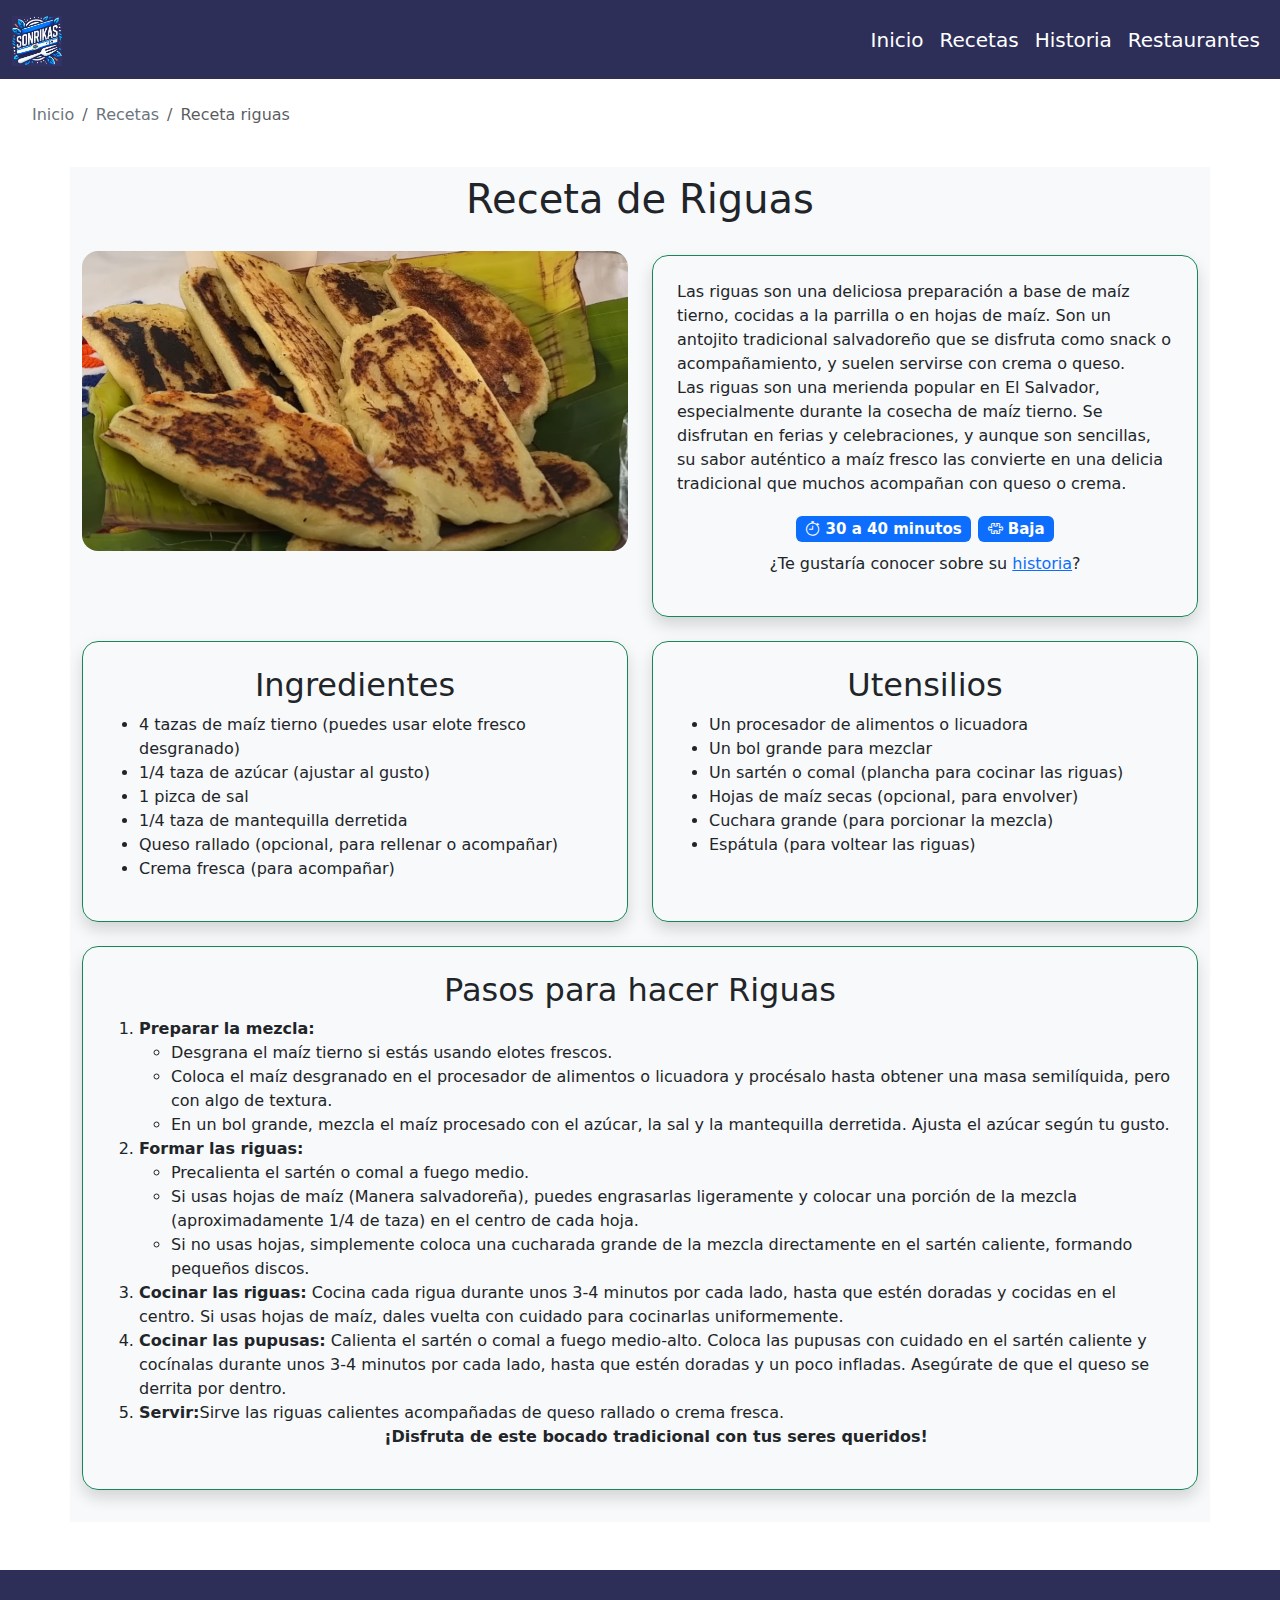
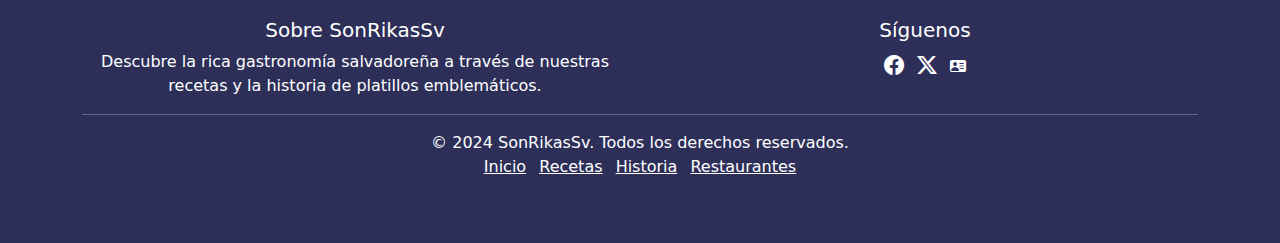
<file: Recetas/detallesRecetas/recetaRiguas.html>
<!DOCTYPE html>
<html lang="es">

<head>
    <!-- Google tag (gtag.js) -->
    <script async src="https://www.googletagmanager.com/gtag/js?id=G-XH4VX1W333"></script>
    <script>
      window.dataLayer = window.dataLayer || [];
      function gtag(){dataLayer.push(arguments);}
      gtag('js', new Date());
    
      gtag('config', 'G-XH4VX1W333');
    </script>
    <meta charset="UTF-8">
    <meta http-equiv="Content-Language" content="es">
    <meta name="viewport" content="width=device-width, initial-scale=1.0">
    <meta name="description"
        content="Aprende a preparar riguas salvadoreñas, un platillo típico. Ingredientes, utensilios, tiempo de preparación, dificultad y pasos detallados para cocinarlo.">
    <meta name="keywords"
        content="Recetas salvadoreñas, ingredientes, cómo preparar riguas, utensilios, pasos, receta de riguas, cocina tradicional">
    <meta name="author" content="SonRikasSv">
    <!-- Open Graph Metadata -->
    <meta property="og:title" content="SonRikasSV - Receta de Riguas - Cocina Tradicional de El Salvador">
    <meta property="og:description"
        content="Sigue nuestra receta paso a paso para preparar riguas salvadoreñas. Encuentra ingredientes, utensilios y más.">
    <meta property="og:type" content="article">
    <meta property="og:url" content="https://sonrikassv.vercel.app/Recetas/detallesRecetas/recetaRiguas.html">
    <meta property="og:image" content="https://sonrikassv.vercel.app/Imagenes/riguas1.png">
    <meta property="og:locale" content="es_SV">
    <!-- Twitter Card Metadata -->
    <meta name="twitter:card" content="summary_large_image">
    <meta name="twitter:title" content="SonRikasSV - Receta de Riguas - Cocina Tradicional de El Salvador">
    <meta name="twitter:description"
        content="Descubre cómo preparar riguas salvadoreñas, un delicioso platillo tradicional. Incluye ingredientes, pasos y más.">
    <meta name="twitter:image" content="https://sonrikassv.vercel.app/Imagenes/riguas1.png">
    <meta name="twitter:site" content="@SonRikasSV">
    <!-- Meta Robots -->
    <meta name="robots" content="index, follow">
    <!-- Canonical URL -->
    <link rel="canonical" href="https://sonrikassv.vercel.app/Recetas/detallesRecetas/recetaRiguas.html">

    <title>SonRikasSv - Riguas</title>
    <link rel="stylesheet" href="../../static/css/style.css">
    <link rel="shortcut icon" type="image/x-icon" href="../../Imagenes/logo.ico">
    <!-- Bootstap -->
    <link rel="stylesheet" href="../../static/css/bootstrap.min.css">
    <link rel="stylesheet" href="https://cdn.jsdelivr.net/npm/bootstrap-icons@1.11.3/font/bootstrap-icons.min.css">
</head>

<body>
    <header>
        <!-- nav-bar -->
        <nav class="navbar navbar-expand-lg custom-navbar text-white">
            <div class="container-fluid text-white">
                <a class="navbar-brand" href="../../index.html">
                    <img src="../../Imagenes/logo.jpg" alt="Logo" width="50" height="50"
                        class="d-inline-block align-text-top">
                </a>
                <button class="navbar-toggler text-white" type="button" data-bs-toggle="collapse"
                    data-bs-target="#navbarSupportedContent" aria-controls="navbarSupportedContent"
                    aria-expanded="false" aria-label="Toggle navigation">
                    <i class="bi bi-list text-white fs-4"></i>
                </button>
                <div class="collapse navbar-collapse" id="navbarSupportedContent">
                    <ul class="navbar-nav ms-auto mb-2 mb-lg-0">
                        <li class="nav-item">
                            <a class="nav-link active text-white fs-5" aria-current="page"
                                href="../../index.html">Inicio</a>
                        </li>
                        <li class="nav-item">
                            <a class="nav-link active text-white fs-5" aria-current="page"
                                href="../../Recetas/recetas.html">Recetas</a>
                        </li>
                        <li class="nav-item">
                            <a class="nav-link active text-white fs-5" aria-current="page"
                                href="../../Historia/historia.html">Historia</a>
                        </li>
                        <li class="nav-item">
                            <a class="nav-link active text-white fs-5" aria-current="page"
                                href="../../Restaurante/restaurante.html">Restaurantes</a>
                        </li>
                    </ul>
                </div>
            </div>
        </nav>
    </header>
    <div class="p-4 mx-2">
        <nav aria-label="breadcrumb ">
            <ol class="breadcrumb">
                <li class="breadcrumb-item "><a href="../../index.html"
                        class="text-decoration-none text-secondary">Inicio</a></li>
                        <li class="breadcrumb-item "><a href="../../Recetas/recetas.html"
                            class="text-decoration-none text-secondary">Recetas</a></li>
                <li class="breadcrumb-item active" aria-current="page">Receta riguas</li>
            </ol>
        </nav>
    </div>

    <div class="container bg-light py-2">
        <!-- Aca pueden trabajar -->
        <h1 class="text-center">Receta de Riguas</h1>
        <div class="row d-flex align-items-stretch justify-content-center flex-row">
            <div class="col-xl-6 col-md-6">
                <div id="carouselAutoplaying" class="carousel slide" data-bs-ride="carousel">
                    <div class="carousel-inner rounded-4">
                        <div class="carousel-item active imagen-platillo">
                            <img src="../../Imagenes/riguas1.png" class="d-block w-100" alt="Riguas de El Salvador">
                        </div>
                        <div class="carousel-item imagen-platillo">
                            <img src="../../Imagenes/riguas2.jpg" class="d-block w-100" alt="Riguas de El Salvador">
                        </div>
                        <div class="carousel-item imagen-platillo">
                            <img src="../../Imagenes/riguas3.jpg" class="d-block w-100" alt="Riguas de El Salvador">
                        </div>
                    </div>
                </div>
            </div>
            <div class="col-md-6 d-flex align-items-center py-4">
                <div class="border border-success rounded-4 p-4 shadow">
                    <p>
                        Las riguas son una deliciosa preparación a base de maíz tierno, cocidas a la parrilla o en hojas
                        de
                        maíz. Son un antojito tradicional salvadoreño que se disfruta como snack o acompañamiento, y
                        suelen
                        servirse con crema o queso.<br>

                        Las riguas son una merienda popular en El Salvador, especialmente durante la cosecha de maíz
                        tierno.
                        Se disfrutan en ferias y celebraciones, y aunque son sencillas, su sabor auténtico a maíz fresco
                        las
                        convierte en una delicia tradicional que muchos acompañan con queso o crema.
                    </p>
                    <div class="datos-adicionales">
                        <span data-bs-toggle="tooltip" title="Tiempo de preparación" class="badge text-bg-primary"><i
                                class="bi bi-stopwatch"></i> 30 a 40 minutos</span>
                        <span data-bs-toggle="tooltip" title="Dificultad de la receta" class="badge text-bg-primary"><i
                                class="bi bi-puzzle"></i> Baja</span>
                    </div>
                    <p class="enlace-historia">¿Te gustaría conocer sobre su <a
                            href="../../Historia/detallesHistoria/historiaRiguas.html">historia</a>?</p>
                </div>
            </div>

        </div>
        <div class="row g-4">
            <div class="col-xl-6 col-md-6 d-flex">
                <div class="border border-success rounded-4 p-4 shadow h-100 w-100">
                    <h2 class="text-center">Ingredientes</h2>
                    <ul>
                        <li>4 tazas de maíz tierno (puedes usar elote fresco desgranado)</li>
                        <li>1/4 taza de azúcar (ajustar al gusto)</li>
                        <li>1 pizca de sal</li>
                        <li>1/4 taza de mantequilla derretida</li>
                        <li>Queso rallado (opcional, para rellenar o acompañar)</li>
                        <li>Crema fresca (para acompañar)</li>
                    </ul>
                </div>
            </div>
            <div class="col-xl-6 col-md-6 d-flex">
                <div class="border border-success rounded-4 p-4 shadow h-100 w-100">
                    <h2 class="text-center">Utensilios</h2>
                    <ul>
                        <li>Un procesador de alimentos o licuadora</li>
                        <li>Un bol grande para mezclar</li>
                        <li>Un sartén o comal (plancha para cocinar las riguas)</li>
                        <li>Hojas de maíz secas (opcional, para envolver)</li>
                        <li>Cuchara grande (para porcionar la mezcla)</li>
                        <li>Espátula (para voltear las riguas)</li>
                    </ul>
                </div>
            </div>
        </div>

        <div class="row">
            <div class="col-xl-12 col-md-12 py-4">
                <div class="border border-success rounded-4 p-4 shadow">
                    <h2 class="text-center">Pasos para hacer Riguas</h2>
                    <ol>
                        <li><strong>Preparar la mezcla:</strong>
                            <ul>
                                <li>Desgrana el maíz tierno si estás usando elotes frescos.</li>
                                <li>Coloca el maíz desgranado en el procesador de alimentos o licuadora y procésalo
                                    hasta
                                    obtener una masa semilíquida, pero con algo de textura.</li>
                                <li>En un bol grande, mezcla el maíz procesado con el azúcar, la sal y la mantequilla
                                    derretida. Ajusta el azúcar según tu gusto.</li>
                            </ul>
                        </li>
                        <li><strong>Formar las riguas:</strong>
                            <ul>
                                <li>Precalienta el sartén o comal a fuego medio.</li>
                                <li>Si usas hojas de maíz (Manera salvadoreña), puedes engrasarlas ligeramente y colocar
                                    una
                                    porción de la mezcla (aproximadamente 1/4 de taza) en el centro de cada hoja.</li>
                                <li>Si no usas hojas, simplemente coloca una cucharada grande de la mezcla directamente
                                    en
                                    el sartén caliente, formando pequeños discos.</li>
                            </ul>
                        </li>
                        <li><strong>Cocinar las riguas:</strong> Cocina cada rigua durante unos 3-4 minutos por cada
                            lado,
                            hasta que estén doradas y cocidas en el centro. Si usas hojas de maíz, dales vuelta con
                            cuidado
                            para cocinarlas uniformemente.</li>
                        <li><strong>Cocinar las pupusas:</strong> Calienta el sartén o comal a fuego medio-alto. Coloca
                            las
                            pupusas con cuidado en el sartén caliente y cocínalas durante unos 3-4 minutos por cada
                            lado,
                            hasta que estén doradas y un poco infladas. Asegúrate de que el queso se derrita por dentro.
                        </li>
                        <li><strong>Servir:</strong>Sirve las riguas calientes acompañadas de queso rallado o crema
                            fresca.
                        </li>
                        <p style="text-align: center"><b>¡Disfruta de este bocado tradicional con tus seres
                                queridos!</b>
                        </p>
                    </ol>
                </div>
            </div>
        </div>

    </div>
    

    <div class="py-4"></div>
    <footer class="footer custom-navbar  text-white text-center py-5">
        <div class="container">
            <div class="row">
                <div class="col-12 col-md-6">
                    <h5>Sobre SonRikasSv</h5>
                    <p class="mb-0">Descubre la rica gastronomía salvadoreña a través de nuestras recetas y la historia de platillos emblemáticos.</p>
                </div>
                <div class="col-12 col-md-6">
                    <h5>Síguenos</h5>
                    <ul class="list-inline">
                        <li class="list-inline-item">
                            <a href="https://www.facebook.com/sonrikassv" class="text-white" target="_blank" aria-label="Facebook">
                                <i class="bi bi-facebook fs-5"></i>
                            </a>
                        </li>                        
                        <li class="list-inline-item">
                            <a href="https://x.com/SonRikasSv" class="text-white fs-5" target="_blank"
                                aria-label="Twitter">
                                <i class="bi bi-twitter-x"></i>
                            </a>
                        </li>
                        <li class="list-inline-item">
                            <a href="../../LandingPage/landingPage.html" class="text-white"
                                aria-label="Correo Electrónico">
                                <i class="bi bi-person-vcard-fill"></i>
                            </a>
                        </li>
                    </ul>
                </div>
            </div>
            <hr class="my-3">
            <p class="mb-0">&copy; 2024 SonRikasSv. Todos los derechos reservados.</p>
            <nav>
                <ul class="list-inline">
                    <li class="list-inline-item">
                        <a href="../../index.html" class="text-white">Inicio</a>
                    </li>
                    <li class="list-inline-item">
                        <a href="../../Recetas/recetas.html" class="text-white">Recetas</a>
                    </li>
                    <li class="list-inline-item">
                        <a href="../../Historia/historia.html" class="text-white">Historia</a>
                    </li>
                    <li class="list-inline-item">
                        <a href="../../Restaurante/restaurante.html" class="text-white">Restaurantes</a>
                    </li>
                </ul>
            </nav>
        </div>
    </footer>
    <!-- Bootstrap -->
    <script type="text/javascript" src="../../static/js/bootstrap.bundle.min.js"></script>
    <script src="https://code.jquery.com/jquery-3.6.0.min.js"></script>
    <script type="text/javascript" src="../../static/js/popper.min.js"></script>

</body>

</html>
</file>
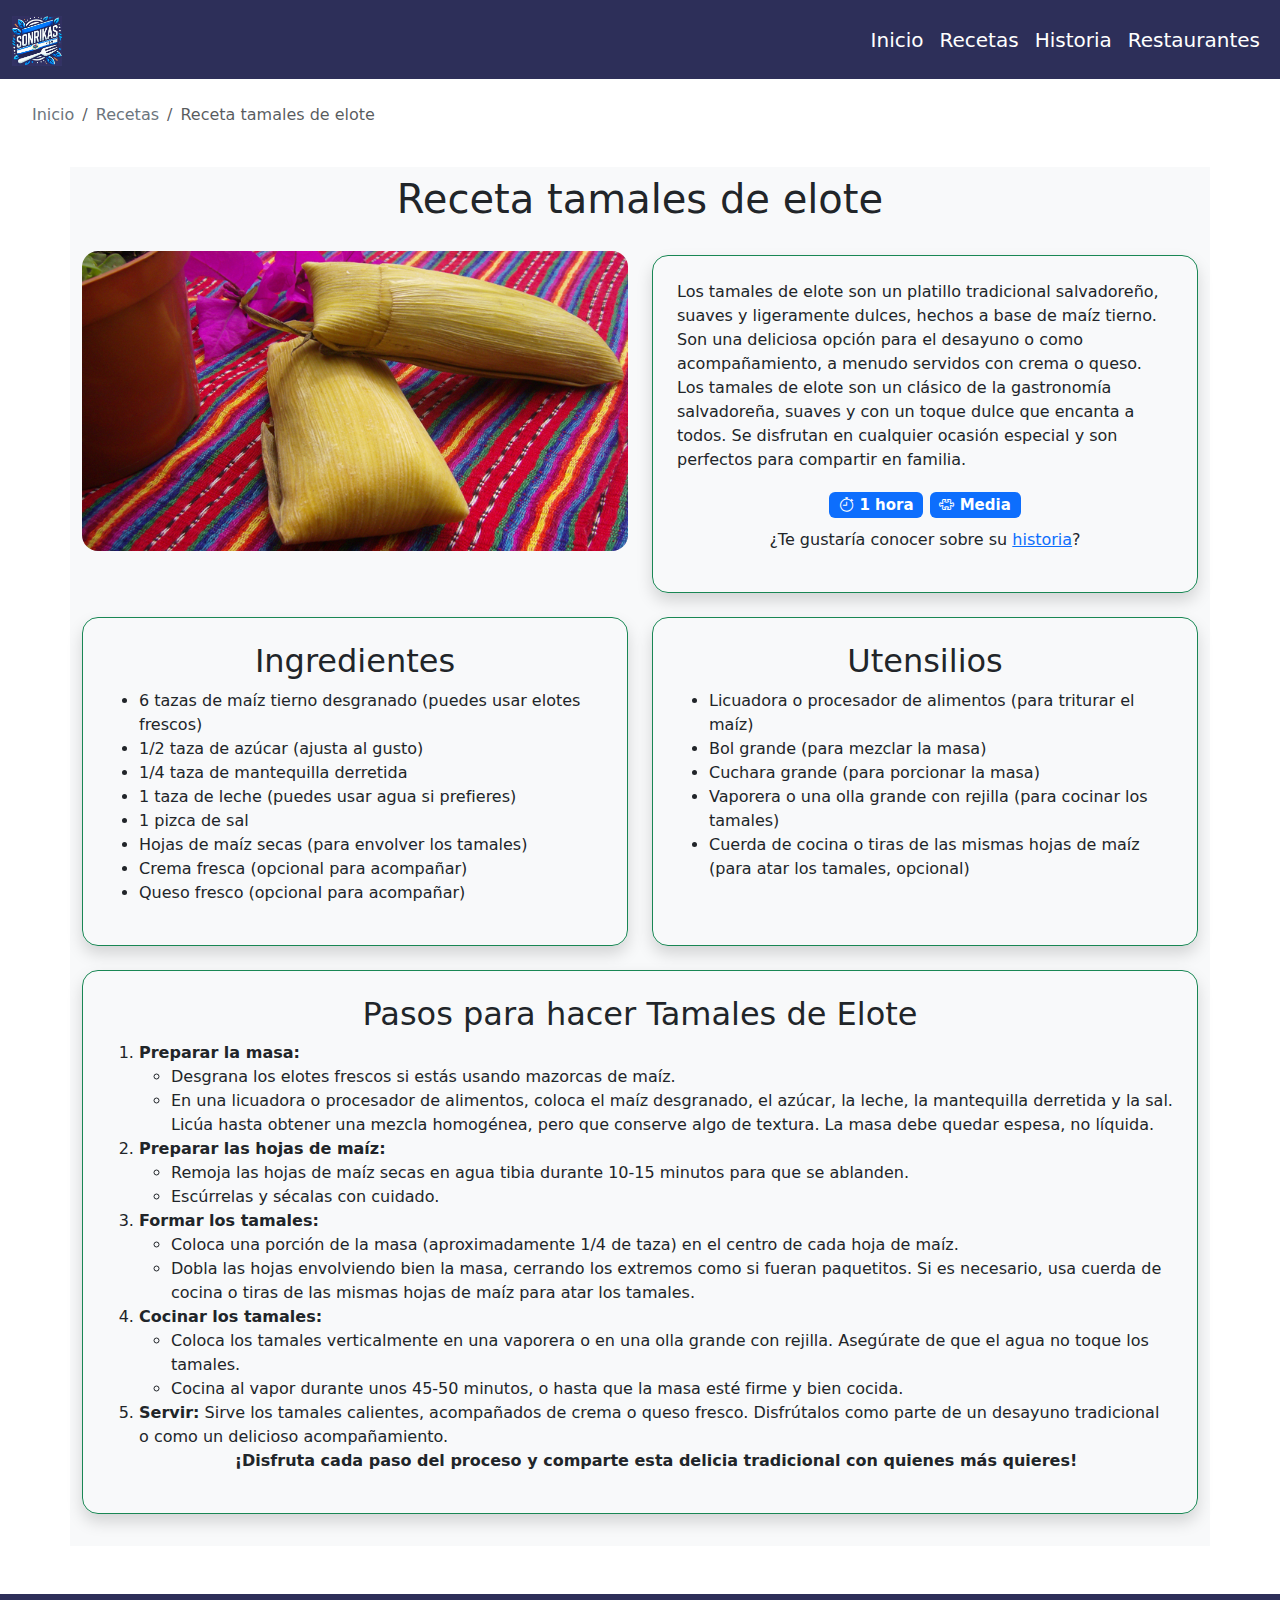
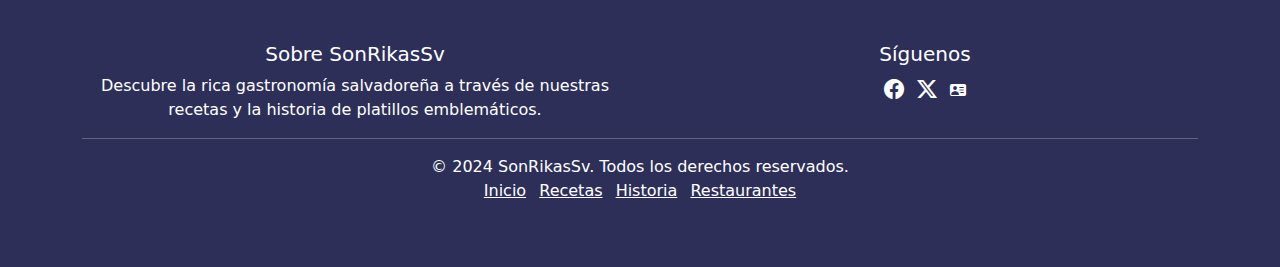
<file: Recetas/detallesRecetas/recetaTamalesElote.html>
<!DOCTYPE html>
<html lang="es">

<head>
    <!-- Google tag (gtag.js) -->
    <script async src="https://www.googletagmanager.com/gtag/js?id=G-XH4VX1W333"></script>
    <script>
      window.dataLayer = window.dataLayer || [];
      function gtag(){dataLayer.push(arguments);}
      gtag('js', new Date());
    
      gtag('config', 'G-XH4VX1W333');
    </script>
    <meta charset="UTF-8">
    <meta http-equiv="Content-Language" content="es">
    <meta name="viewport" content="width=device-width, initial-scale=1.0">
    <meta name="description"
        content="Aprende a preparar tamales de elote salvadoreños, un platillo tradicional. Ingredientes, utensilios, tiempo de preparación, dificultad y pasos detallados para cocinarlo.">
    <meta name="keywords"
        content="Recetas salvadoreñas, tamales de elote, ingredientes, cómo preparar, cocina tradicional, platillo salvadoreño">
    <meta name="author" content="SonRikasSv">
    <!-- Open Graph Metadata -->
    <meta property="og:title" content="SonRikasSV - Receta de Tamales de Elote - Cocina Tradicional de El Salvador">
    <meta property="og:description"
        content="Sigue nuestra receta paso a paso para preparar tamales salvadoreños. Encuentra ingredientes, utensilios y más.">
    <meta property="og:type" content="article">
    <meta property="og:url" content="https://sonrikassv.vercel.app/Recetas/detallesRecetas/recetaTamalesElote.html">
    <meta property="og:image" content="https://sonrikassv.vercel.app/Imagenes/tamalesElote1.jpg">
    <meta property="og:locale" content="es_SV">
    <!-- Twitter Card Metadata -->
    <meta name="twitter:card" content="summary_large_image">
    <meta name="twitter:title" content="SonRikasSV - Receta de Tamales de Elote - Cocina Tradicional de El Salvador">
    <meta name="twitter:description"
        content="Descubre cómo preparar tamales de elote salvadoreños, un delicioso platillo tradicional. Incluye ingredientes, pasos y más.">
    <meta name="twitter:image" content="https://sonrikassv.vercel.app/Imagenes/tamalesElote1.jpg">
    <meta name="twitter:site" content="@SonRikasSV">
    <!-- Meta Robots -->
    <meta name="robots" content="index, follow">
    <!-- Canonical URL -->
    <link rel="canonical" href="https://sonrikassv.vercel.app/Recetas/detallesRecetas/recetaTamalesElote.html">

    <title>SonRikasSv - Yuca Frita</title>
    <link rel="stylesheet" href="../../static/css/style.css">
    <link rel="shortcut icon" type="image/x-icon" href="../../Imagenes/logo.ico">
    <!-- Bootstap -->
    <link rel="stylesheet" href="../../static/css/bootstrap.min.css">
    <link rel="stylesheet" href="https://cdn.jsdelivr.net/npm/bootstrap-icons@1.11.3/font/bootstrap-icons.min.css">
</head>

<body>
    <header>
        <!-- nav-bar -->
        <nav class="navbar navbar-expand-lg custom-navbar text-white">
            <div class="container-fluid text-white">
                <a class="navbar-brand" href="../../index.html">
                    <img src="../../Imagenes/logo.jpg" alt="Logo" width="50" height="50"
                        class="d-inline-block align-text-top">
                </a>
                <button class="navbar-toggler text-white" type="button" data-bs-toggle="collapse"
                    data-bs-target="#navbarSupportedContent" aria-controls="navbarSupportedContent"
                    aria-expanded="false" aria-label="Toggle navigation">
                    <i class="bi bi-list text-white fs-4"></i>
                </button>
                <div class="collapse navbar-collapse" id="navbarSupportedContent">
                    <ul class="navbar-nav ms-auto mb-2 mb-lg-0">
                        <li class="nav-item">
                            <a class="nav-link active text-white fs-5" aria-current="page"
                                href="../../index.html">Inicio</a>
                        </li>
                        <li class="nav-item">
                            <a class="nav-link active text-white fs-5" aria-current="page"
                                href="../../Recetas/recetas.html">Recetas</a>
                        </li>
                        <li class="nav-item">
                            <a class="nav-link active text-white fs-5" aria-current="page"
                                href="../../Historia/historia.html">Historia</a>
                        </li>
                        <li class="nav-item">
                            <a class="nav-link active text-white fs-5" aria-current="page"
                                href="../../Restaurante/restaurante.html">Restaurantes</a>
                        </li>
                    </ul>
                </div>
            </div>
        </nav>
    </header>
    <div class="p-4 mx-2">
        <nav aria-label="breadcrumb ">
            <ol class="breadcrumb">
                <li class="breadcrumb-item "><a href="../../index.html"
                        class="text-decoration-none text-secondary">Inicio</a></li>
                <li class="breadcrumb-item "><a href="../../Recetas/recetas.html"
                        class="text-decoration-none text-secondary">Recetas</a></li>
                <li class="breadcrumb-item active" aria-current="page">Receta tamales de elote</li>
            </ol>
        </nav>
    </div>
    <div class="container bg-light py-2">
        <!-- Aca pueden trabajar -->
        <h1 class="titulo-centrado">Receta tamales de elote</h1>
        <div class="row d-flex align-items-stretch justify-content-center flex-row">
            <div class="col-xl-6 col-md-6">
                <div id="carouselAutoplaying" class="carousel slide" data-bs-ride="carousel">
                    <div class="carousel-inner rounded-4">
                        <div class="carousel-item active imagen-platillo">
                            <img src="../../Imagenes/tamalesElote3.jpg" class="d-block w-100"
                                alt="Yuca Frita de El Salvador">
                        </div>
                        <div class="carousel-item imagen-platillo">
                            <img src="../../Imagenes/tamalesElote2.jpg" class="d-block w-100"
                                alt="Yuca Frita de El Salvador">
                        </div>
                        <div class="carousel-item imagen-platillo">
                            <img src="../../Imagenes/tamalesElote1.jpg" class="d-block w-100"
                                alt="Yuca Frita de El Salvador">
                        </div>
                    </div>
                </div>
            </div>
            <div class="col-md-6 d-flex align-items-center py-4">
                <div class="border border-success rounded-4 p-4 shadow">
                    <p>
                        Los tamales de elote son un platillo tradicional salvadoreño, suaves y ligeramente dulces,
                        hechos a
                        base de maíz tierno. Son una deliciosa opción para el desayuno o como acompañamiento, a menudo
                        servidos con crema o queso.<br>

                        Los tamales de elote son un clásico de la gastronomía salvadoreña, suaves y con un toque dulce
                        que
                        encanta a todos. Se disfrutan en cualquier ocasión especial y son perfectos para compartir en
                        familia.
                    </p>
                    <div class="datos-adicionales">
                        <span data-bs-toggle="tooltip" title="Tiempo de preparación" class="badge text-bg-primary"><i
                                class="bi bi-stopwatch"></i> 1 hora</span>
                        <span data-bs-toggle="tooltip" title="Dificultad de la receta" class="badge text-bg-primary"><i
                                class="bi bi-puzzle"></i> Media</span>
                    </div>
                    <p class="enlace-historia">¿Te gustaría conocer sobre su <a
                            href="../../Historia/detallesHistoria/historiaTamalesElote.html">historia</a>?</p>
                </div>
            </div>

        </div>
        <div class="row g-4">
            <div class="col-xl-6 col-md-6 d-flex">
                <div class="border border-success rounded-4 p-4 shadow h-100 w-100">
                    <h2 class="titulo-centrado">Ingredientes</h2>
                    <ul>
                        <li>6 tazas de maíz tierno desgranado (puedes usar elotes frescos)</li>
                        <li>1/2 taza de azúcar (ajusta al gusto)</li>
                        <li>1/4 taza de mantequilla derretida</li>
                        <li>1 taza de leche (puedes usar agua si prefieres)</li>
                        <li>1 pizca de sal</li>
                        <li>Hojas de maíz secas (para envolver los tamales)</li>
                        <li>Crema fresca (opcional para acompañar)</li>
                        <li>Queso fresco (opcional para acompañar)</li>
                    </ul>
                </div>
            </div>
            <div class="col-xl-6 col-md-6 d-flex">
                <div class="border border-success rounded-4 p-4 shadow h-100 w-100">
                    <h2 class="titulo-centrado">Utensilios</h2>
                    <ul>
                        <li>Licuadora o procesador de alimentos (para triturar el maíz)</li>
                        <li>Bol grande (para mezclar la masa)</li>
                        <li>Cuchara grande (para porcionar la masa)</li>
                        <li>Vaporera o una olla grande con rejilla (para cocinar los tamales)</li>
                        <li>Cuerda de cocina o tiras de las mismas hojas de maíz (para atar los tamales, opcional)</li>
                    </ul>
                </div>
            </div>
        </div>
        

        <div class="row">
            <div class="col-xl-12 col-md-12 py-4">
                <div class="border border-success rounded-4 p-4 shadow">
                    <h2 class="titulo-centrado">Pasos para hacer Tamales de Elote</h2>
                    <ol>
                        <li><strong>Preparar la masa:</strong>
                            <ul>
                                <li>Desgrana los elotes frescos si estás usando mazorcas de maíz.</li>
                                <li>En una licuadora o procesador de alimentos, coloca el maíz desgranado, el azúcar, la
                                    leche, la mantequilla derretida y la sal. Licúa hasta obtener una mezcla homogénea,
                                    pero
                                    que conserve algo de textura. La masa debe quedar espesa, no líquida.</li>
                            </ul>
                        </li>
                        <li><strong>Preparar las hojas de maíz:</strong>
                            <ul>
                                <li>Remoja las hojas de maíz secas en agua tibia durante 10-15 minutos para que se
                                    ablanden.
                                </li>
                                <li>Escúrrelas y sécalas con cuidado.</li>
                            </ul>
                        </li>
                        <li><strong>Formar los tamales:</strong>
                            <ul>
                                <li>Coloca una porción de la masa (aproximadamente 1/4 de taza) en el centro de cada
                                    hoja de
                                    maíz.</li>
                                <li>Dobla las hojas envolviendo bien la masa, cerrando los extremos como si fueran
                                    paquetitos. Si es necesario, usa cuerda de cocina o tiras de las mismas hojas de
                                    maíz
                                    para atar los tamales.</li>
                            </ul>
                        </li>
                        <li><strong>Cocinar los tamales:</strong>
                            <ul>
                                <li>Coloca los tamales verticalmente en una vaporera o en una olla grande con rejilla.
                                    Asegúrate de que el agua no toque los tamales.</li>
                                <li>Cocina al vapor durante unos 45-50 minutos, o hasta que la masa esté firme y bien
                                    cocida.</li>
                            </ul>
                        </li>
                        <li><strong>Servir:</strong> Sirve los tamales calientes, acompañados de crema o queso fresco.
                            Disfrútalos como parte de un desayuno tradicional o como un delicioso acompañamiento.</li>
                        <p style="text-align: center"><b>¡Disfruta cada paso del proceso y comparte esta delicia
                                tradicional
                                con quienes más quieres!</b></p>
                    </ol>
                </div>

            </div>
        </div>

    </div>


    <div class="py-4"></div>
    <footer class="footer custom-navbar  text-white text-center py-5">
        <div class="container">
            <div class="row">
                <div class="col-12 col-md-6">
                    <h5>Sobre SonRikasSv</h5>
                    <p class="mb-0">Descubre la rica gastronomía salvadoreña a través de nuestras recetas y la historia de platillos emblemáticos.</p>
                </div>
                <div class="col-12 col-md-6">
                    <h5>Síguenos</h5>
                    <ul class="list-inline">
                        <li class="list-inline-item">
                            <a href="https://www.facebook.com/sonrikassv" class="text-white" target="_blank" aria-label="Facebook">
                                <i class="bi bi-facebook fs-5"></i>
                            </a>
                        </li>                        
                        <li class="list-inline-item">
                            <a href="https://x.com/SonRikasSv" class="text-white fs-5" target="_blank"
                                aria-label="Twitter">
                                <i class="bi bi-twitter-x"></i>
                            </a>
                        </li>
                        <li class="list-inline-item">
                            <a href="../../LandingPage/landingPage.html" class="text-white"
                                aria-label="Correo Electrónico">
                                <i class="bi bi-person-vcard-fill"></i>
                            </a>
                        </li>
                    </ul>
                </div>
            </div>
            <hr class="my-3">
            <p class="mb-0">&copy; 2024 SonRikasSv. Todos los derechos reservados.</p>
            <nav>
                <ul class="list-inline">
                    <li class="list-inline-item">
                        <a href="../../index.html" class="text-white">Inicio</a>
                    </li>
                    <li class="list-inline-item">
                        <a href="../../Recetas/recetas.html" class="text-white">Recetas</a>
                    </li>
                    <li class="list-inline-item">
                        <a href="../../Historia/historia.html" class="text-white">Historia</a>
                    </li>
                    <li class="list-inline-item">
                        <a href="../../Restaurante/restaurante.html" class="text-white">Restaurantes</a>
                    </li>
                </ul>
            </nav>
        </div>
    </footer>
    <!-- Bootstrap -->
    <script type="text/javascript" src="../../static/js/bootstrap.bundle.min.js"></script>
    <script src="https://code.jquery.com/jquery-3.6.0.min.js"></script>
    <script type="text/javascript" src="../../static/js/popper.min.js"></script>

</body>

</html>
</file>
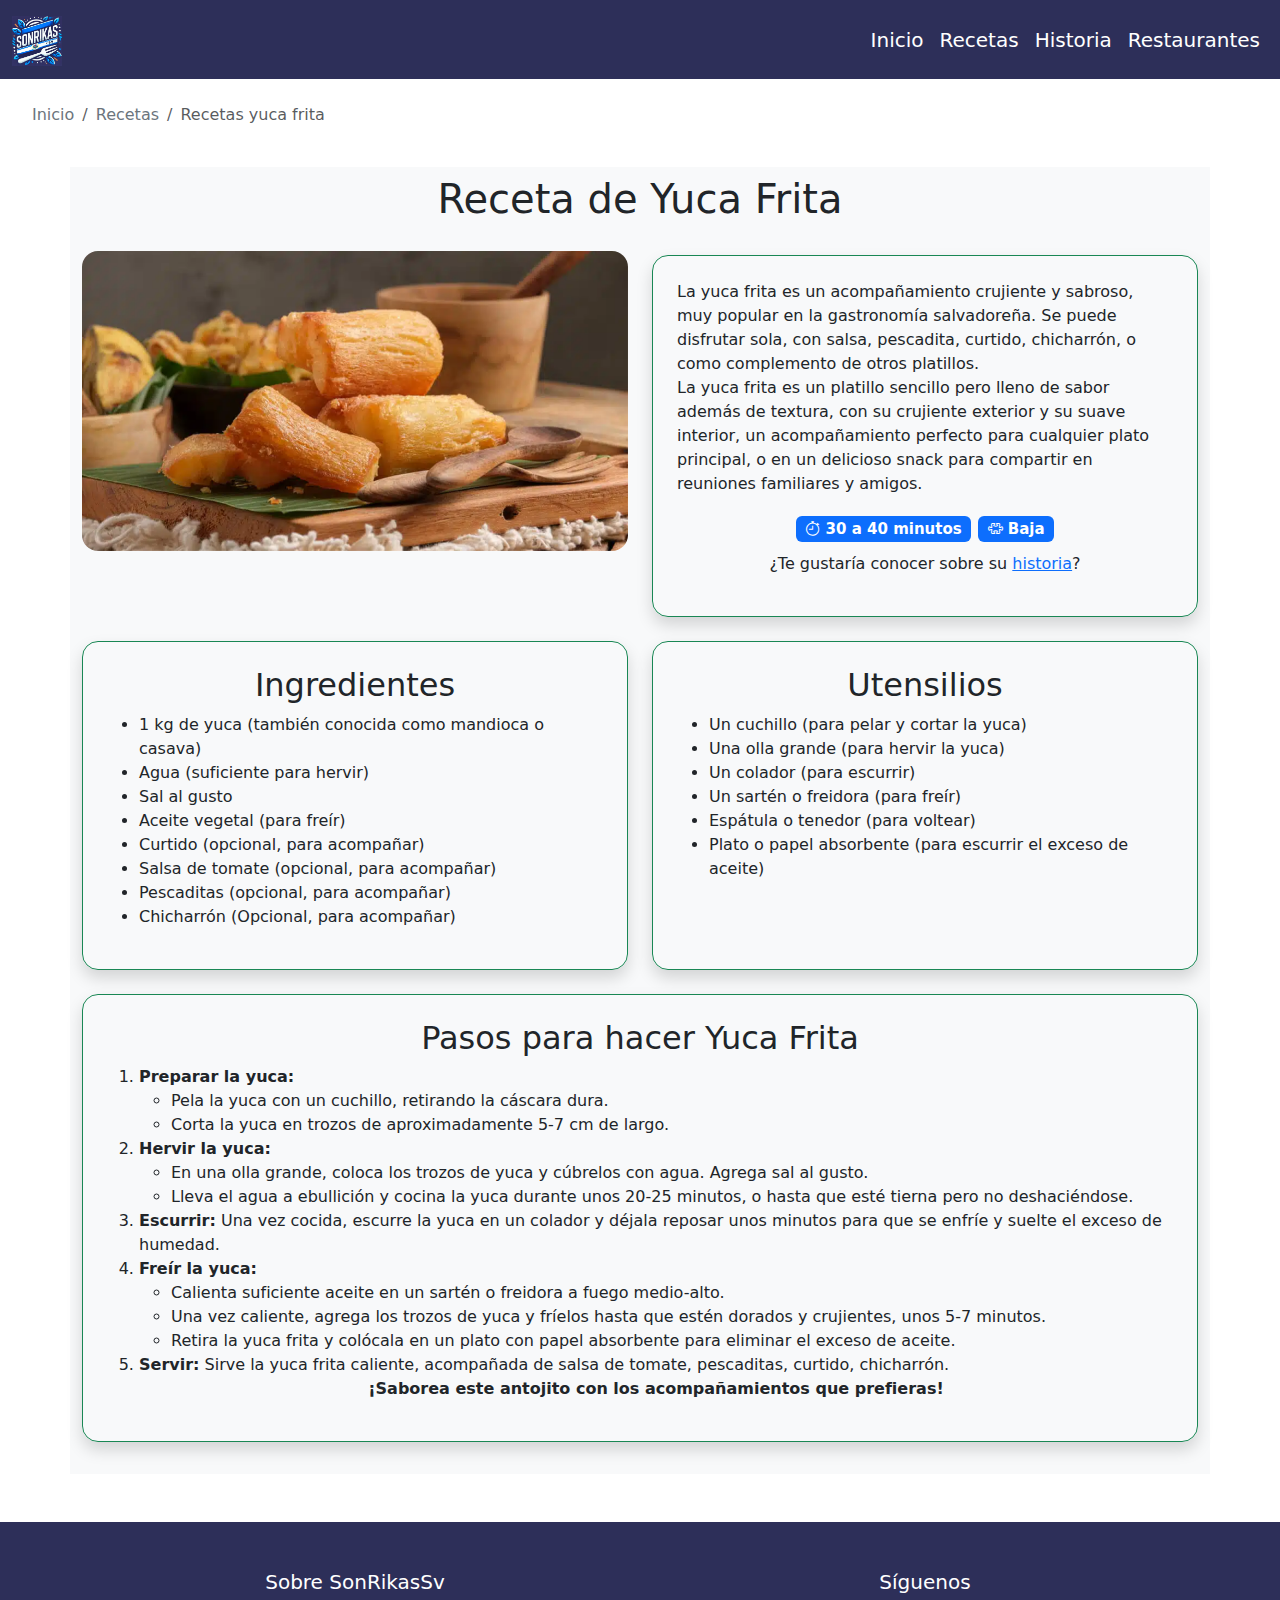
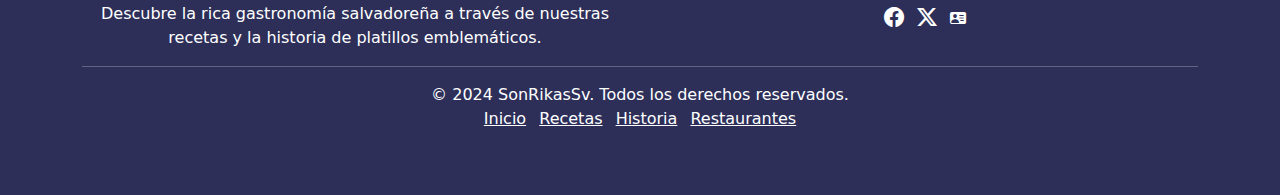
<file: Recetas/detallesRecetas/recetaYucaFrita.html>
<!DOCTYPE html>
<html lang="es">

<head>
    <!-- Google tag (gtag.js) -->
    <script async src="https://www.googletagmanager.com/gtag/js?id=G-XH4VX1W333"></script>
    <script>
      window.dataLayer = window.dataLayer || [];
      function gtag(){dataLayer.push(arguments);}
      gtag('js', new Date());
    
      gtag('config', 'G-XH4VX1W333');
    </script>
    <meta charset="UTF-8">
    <meta http-equiv="Content-Language" content="es">
    <meta name="viewport" content="width=device-width, initial-scale=1.0">
    <meta name="description"
        content="Aprende a preparar yuca frita, un platillo tradicional salvadoreño. Ingredientes, utensilios, tiempo de preparación, dificultad y pasos para cocinarlo">
    <meta name="keywords"
        content="Recetas salvadoreñas, Ingredientes, Cómo preparar, Utensilios, Pasos para cocinar, Receta de yuca frita, platillo salvadoreño, cocina tradicional, yuca frita">
    <meta name="author" content="SonRikasSv">
    <!-- Open Graph Metadata -->
    <meta property="og:title" content="SonRikasSV - Receta de Yuca Frita - Cocina Tradicional de El Salvador">
    <meta property="og:description"
        content="Sigue nuestra receta paso a paso para preparar yuca frita, un delicioso platillo salvadoreño. Encuentra ingredientes, utensilios y más.">
    <meta property="og:type" content="article">
    <meta property="og:url" content="https://sonrikassv.vercel.app/Recetas/detallesRecetas/recetaYucaFrita.html">
    <meta property="og:image" content="https://sonrikassv.vercel.app/Imagenes/yucafrita1.jpg">
    <meta property="og:locale" content="es_SV">
    <!-- Twitter Card Metadata -->
    <meta name="twitter:card" content="summary_large_image">
    <meta name="twitter:title" content="SonRikasSV - Receta de Yuca Frita - Cocina Tradicional de El Salvador">
    <meta name="twitter:description" content="Descubre cómo preparar yuca frita, un delicioso platillo de El Salvador. Incluye ingredientes, pasos y más.">
    <meta name="twitter:image" content="https://sonrikassv.vercel.app/Imagenes/yucafrita1.jpg">
    <meta name="twitter:site" content="@SonRikasSV">
    <!-- Meta Robots -->
    <meta name="robots" content="index, follow">
    <!-- Canonical URL -->
    <link rel="canonical" href="https://sonrikassv.vercel.app/Recetas/detallesRecetas/recetaYucaFrita.html">

    <title>SonRikasSv - Yuca Frita</title>
    <link rel="stylesheet" href="../../static/css/style.css">
    <link rel="shortcut icon" type="image/x-icon" href="../../Imagenes/logo.ico">
    <!-- Bootstap -->
    <link rel="stylesheet" href="../../static/css/bootstrap.min.css">
    <link rel="stylesheet" href="https://cdn.jsdelivr.net/npm/bootstrap-icons@1.11.3/font/bootstrap-icons.min.css">
</head>

<body>
    <header>
        <!-- nav-bar -->
        <nav class="navbar navbar-expand-lg custom-navbar text-white">
            <div class="container-fluid text-white">
                <a class="navbar-brand" href="../../index.html">
                    <img src="../../Imagenes/logo.jpg" alt="Logo" width="50" height="50"
                        class="d-inline-block align-text-top">
                </a>
                <button class="navbar-toggler text-white" type="button" data-bs-toggle="collapse"
                    data-bs-target="#navbarSupportedContent" aria-controls="navbarSupportedContent"
                    aria-expanded="false" aria-label="Toggle navigation">
                    <i class="bi bi-list text-white fs-4"></i>
                </button>
                <div class="collapse navbar-collapse" id="navbarSupportedContent">
                    <ul class="navbar-nav ms-auto mb-2 mb-lg-0">
                        <li class="nav-item">
                            <a class="nav-link active text-white fs-5" aria-current="page"
                                href="../../index.html">Inicio</a>
                        </li>
                        <li class="nav-item">
                            <a class="nav-link active text-white fs-5" aria-current="page"
                                href="../../Recetas/recetas.html">Recetas</a>
                        </li>
                        <li class="nav-item">
                            <a class="nav-link active text-white fs-5" aria-current="page"
                                href="../../Historia/historia.html">Historia</a>
                        </li>
                        <li class="nav-item">
                            <a class="nav-link active text-white fs-5" aria-current="page"
                                href="../../Restaurante/restaurante.html">Restaurantes</a>
                        </li>
                    </ul>
                </div>
            </div>
        </nav>
    </header>
    <div class="p-4 mx-2">
        <nav aria-label="breadcrumb ">
            <ol class="breadcrumb">
                <li class="breadcrumb-item "><a href="../../index.html"
                        class="text-decoration-none text-secondary">Inicio</a></li>
                <li class="breadcrumb-item "><a href="../../Recetas/recetas.html"
                        class="text-decoration-none text-secondary">Recetas</a></li>
                <li class="breadcrumb-item active" aria-current="page">Recetas yuca frita</li>
            </ol>
        </nav>
    </div>

    <div class="container bg-light py-2">
        <!-- Aca pueden trabajar -->
        <h1 class="titulo-centrado">Receta de Yuca Frita</h1>
        <div class="row d-flex align-items-stretch justify-content-center flex-row">
            <div class="col-xl-6 col-md-6">
                <div id="carouselAutoplaying" class="carousel slide" data-bs-ride="carousel">
                    <div class="carousel-inner rounded-4">
                        <div class="carousel-item active imagen-platillo">
                            <img src="../../Imagenes/yucafrita1.jpg" class="d-block w-100"
                                alt="Yuca Frita de El Salvador">
                        </div>
                        <div class="carousel-item imagen-platillo">
                            <img src="../../Imagenes/yucafrita2.jpg" class="d-block w-100"
                                alt="Yuca Frita de El Salvador">
                        </div>
                        <div class="carousel-item imagen-platillo">
                            <img src="../../Imagenes/yucafrita3.jpg" class="d-block w-100"
                                alt="Yuca Frita de El Salvador">
                        </div>
                    </div>
                </div>
            </div>
            <div class="col-md-6 d-flex align-items-center py-4">
                <div class="border border-success rounded-4 p-4 shadow">
                    <p>
                        La yuca frita es un acompañamiento crujiente y sabroso, muy popular en la gastronomía
                        salvadoreña.
                        Se puede disfrutar sola, con salsa, pescadita, curtido, chicharrón, o como complemento de otros
                        platillos.<br>

                        La yuca frita es un platillo sencillo pero lleno de sabor además de textura, con su crujiente
                        exterior y su suave interior, un acompañamiento perfecto para cualquier plato principal, o en un
                        delicioso snack para compartir en reuniones familiares y amigos.
                    </p>
                    <div class="datos-adicionales">
                        <span data-bs-toggle="tooltip" title="Tiempo de preparación" class="badge text-bg-primary"><i
                                class="bi bi-stopwatch"></i> 30 a 40 minutos</span>
                        <span data-bs-toggle="tooltip" title="Dificultad de la receta" class="badge text-bg-primary"><i
                                class="bi bi-puzzle"></i> Baja</span>
                    </div>
                    <p class="enlace-historia">¿Te gustaría conocer sobre su <a
                            href="../../Historia/detallesHistoria/historiaYucaFrita.html">historia</a>?</p>
                </div>

            </div>
        </div>
        <div class="row g-4">
            <div class="col-xl-6 col-md-6 d-flex">
                <div class="border border-success rounded-4 p-4 shadow h-100 w-100">
                    <h2 class="titulo-centrado">Ingredientes</h2>
                    <ul>
                        <li>1 kg de yuca (también conocida como mandioca o casava)</li>
                        <li>Agua (suficiente para hervir)</li>
                        <li>Sal al gusto</li>
                        <li>Aceite vegetal (para freír)</li>
                        <li>Curtido (opcional, para acompañar)</li>
                        <li>Salsa de tomate (opcional, para acompañar)</li>
                        <li>Pescaditas (opcional, para acompañar)</li>
                        <li>Chicharrón (Opcional, para acompañar)</li>
                    </ul>
                </div>
            </div>
            <div class="col-xl-6 col-md-6 d-flex">
                <div class="border border-success rounded-4 p-4 shadow h-100 w-100">
                    <h2 class="titulo-centrado">Utensilios</h2>
                    <ul>
                        <li>Un cuchillo (para pelar y cortar la yuca)</li>
                        <li>Una olla grande (para hervir la yuca)</li>
                        <li>Un colador (para escurrir)</li>
                        <li>Un sartén o freidora (para freír)</li>
                        <li>Espátula o tenedor (para voltear)</li>
                        <li>Plato o papel absorbente (para escurrir el exceso de aceite)</li>
                    </ul>
                </div>
            </div>

        </div>
        <div class="row">
            <div class="col-xl-12 col-md-12 py-4">
                <div class="border border-success rounded-4 p-4 shadow">
                    <h2 class="titulo-centrado">Pasos para hacer Yuca Frita</h2>
                    <ol>
                        <li><strong>Preparar la yuca:</strong>
                            <ul>
                                <li>Pela la yuca con un cuchillo, retirando la cáscara dura.</li>
                                <li>Corta la yuca en trozos de aproximadamente 5-7 cm de largo.</li>
                            </ul>
                        </li>
                        <li><strong>Hervir la yuca:</strong>
                            <ul>
                                <li>En una olla grande, coloca los trozos de yuca y cúbrelos con agua. Agrega sal al
                                    gusto.
                                </li>
                                <li>Lleva el agua a ebullición y cocina la yuca durante unos 20-25 minutos, o hasta que
                                    esté
                                    tierna pero no deshaciéndose.</li>
                            </ul>
                        </li>
                        <li><strong>Escurrir:</strong> Una vez cocida, escurre la yuca en un colador y déjala reposar
                            unos
                            minutos para que se enfríe y suelte el exceso de humedad.</li>
                        <li><strong>Freír la yuca:</strong>
                            <ul>
                                <li>Calienta suficiente aceite en un sartén o freidora a fuego medio-alto.</li>
                                <li>Una vez caliente, agrega los trozos de yuca y fríelos hasta que estén dorados y
                                    crujientes, unos 5-7 minutos.</li>
                                <li>Retira la yuca frita y colócala en un plato con papel absorbente para eliminar el
                                    exceso
                                    de aceite.</li>
                            </ul>
                        </li>
                        <li><strong>Servir:</strong> Sirve la yuca frita caliente, acompañada de salsa de tomate,
                            pescaditas, curtido, chicharrón.</li>
                        <p style="text-align: center"><b>¡Saborea este antojito con los acompañamientos que
                                prefieras!</b>
                        </p>
                    </ol>
                </div>
            </div>
        </div>

    </div>

    <div class="py-4"></div>
    <footer class="footer custom-navbar  text-white text-center py-5">
        <div class="container">
            <div class="row">
                <div class="col-12 col-md-6">
                    <h5>Sobre SonRikasSv</h5>
                    <p class="mb-0">Descubre la rica gastronomía salvadoreña a través de nuestras recetas y la historia de platillos emblemáticos.</p>
                </div>
                <div class="col-12 col-md-6">
                    <h5>Síguenos</h5>
                    <ul class="list-inline">
                        <li class="list-inline-item">
                            <a href="https://www.facebook.com/sonrikassv" class="text-white" target="_blank" aria-label="Facebook">
                                <i class="bi bi-facebook fs-5"></i>
                            </a>
                        </li>                        
                        <li class="list-inline-item">
                            <a href="https://x.com/SonRikasSv" class="text-white fs-5" target="_blank"
                                aria-label="Twitter">
                                <i class="bi bi-twitter-x"></i>
                            </a>
                        </li>
                        <li class="list-inline-item">
                            <a href="../../LandingPage/landingPage.html" class="text-white"
                                aria-label="Correo Electrónico">
                                <i class="bi bi-person-vcard-fill"></i>
                            </a>
                        </li>
                    </ul>
                </div>
            </div>
            <hr class="my-3">
            <p class="mb-0">&copy; 2024 SonRikasSv. Todos los derechos reservados.</p>
            <nav>
                <ul class="list-inline">
                    <li class="list-inline-item">
                        <a href="../../index.html" class="text-white">Inicio</a>
                    </li>
                    <li class="list-inline-item">
                        <a href="../../Recetas/recetas.html" class="text-white">Recetas</a>
                    </li>
                    <li class="list-inline-item">
                        <a href="../../Historia/historia.html" class="text-white">Historia</a>
                    </li>
                    <li class="list-inline-item">
                        <a href="../../Restaurante/restaurante.html" class="text-white">Restaurantes</a>
                    </li>
                </ul>
            </nav>
        </div>
    </footer>
    <!-- Bootstrap -->
    <script type="text/javascript" src="../../static/js/bootstrap.bundle.min.js"></script>
    <script src="https://code.jquery.com/jquery-3.6.0.min.js"></script>
    <script type="text/javascript" src="../../static/js/popper.min.js"></script>
</body>


</html>
</file>
<file: static/css/style.css>
.custom-navbar {
    background-color: #2D2F59;
    color: #ffffff;
   
  }

.custom-navbar a:hover{
  color: #c5c5c5 !important;
  }

.titulo-centrado, .enlace-historia{
  text-align: center;
}

  /*Apartado de estilo para detallesRecetas*/
.contenedorDetallesPlatillo, #carouselAutoplaying, .descripcion-platillo{
  margin-top: 20px !important;
}

.descripcion-platillo{
  margin-left: 10px;
  border: 1px solid black;
  border-radius: 5%;
  padding: 25px 25px 0 25px !important;
  text-align: justify;
}

.imagen-platillo img {
  height: 300px; 
  object-fit: cover; 
}

.datos-adicionales{
  text-align: center;
  font-size: 20px;
  padding-bottom: 10px;
}

.descripcion-platillo p a{
  text-decoration: none;
  color: black;
  font-weight: bold;
}

.utensilios, .ingredientes, .pasos{
  border: 1px solid black;
  margin: 30px 10px 0 10px !important;
  padding: 10px;
  border-radius: 5%;
    /* Reemplaza ##005187 con el color que desees */
  }

/* Estilo de las imágenes */
.img-receta {
    width: 100%; /*  para que las imágenes ocupen el 100% del contenedor */
    height: auto;
    max-width: 300px; /*  el tamaño máximo de las imágenes */
    margin-right: 20px; /*  para menos espacio entre imagen y texto */
    border-radius: 10px; /* Bordes redondeados para las imágenes */
    transition: transform 0.2s; /* Transición suave para el efecto hover */
}

.img-receta:hover {
    transform: scale(1.05); /* Efecto de zoom suave al hacer hover */
}

/* Estilo del texto */
.texto-receta {
    flex: 1;
    text-align: justify; /* para justificar el texto */
    color: #393C73; /* Texto en como morado  */
}

/* Estilo del cuadro que contiene el texto */
.texto-contenedor {
    padding: 15px; /*  para más espacio interno */
    background-color: #FFFFFF; /* Fondo blanco para el cuadro de texto */
    border: 1px solid #05450A; /* Borde verde oscuro */
    border-radius: 8px;
    box-shadow: 0 4px 8px rgba(0, 0, 0, 0.1); /*  sombra para efecto de elevación */
}

/* Ajustes para títulos */
.titulo-receta {
    color: #E38349; /* Títulos en color cálido */
    text-align: center; /* Centra los títulos */
    margin-bottom: 15px; /* Espacio inferior para los títulos */
    font-size: 1.5em; /* Tamaño de fuente para títulos ajustado */
    font-family: 'Helvetica Neue', Arial, sans-serif; 
}
.titulo-naranja{
  color: #E38349 !important; 
}
a:hover {
    text-decoration: underline; /* Subrayado al pasar el mouse */
}

@media screen and (max-width: 412px){
  .descripcion-platillo{
    margin-left: 0px;
  }
}
  /*Fin de apartado de detallesRecetas*/

  /* Estilo del texto para historia */
.texto-Ghistoria {
  flex: 1;
  text-align: justify; 
  color: #393C73;
  padding: 10px;
  border: 1px solid black; 
  border-radius: 8px; 
}

.titulo-Ghistoria {
  color: #E38349;
  font-size: 1.5em;
  font-family: 'Helvetica Neue', Arial, sans-serif; 
}

.bg-celeste {
  background-color: #00aae4; /* Celeste */
}

.carouselR {
  width: 508px;
  height: 388px;
  overflow: hidden;
}

.carouselR-img {
  width: 530px; /* Ancho deseado */
  height: 388px; /* Altura deseada */
}

.carouselR1 {
  width: 508px;
  height: 318px;
  overflow: hidden;
}

.carouselR-img1 {
  max-width: 100%;  /* Asegura que la imagen no sobresalga */
  height: auto;     /* Mantiene la proporción */
}

.icono-img {
  width: 32px; /* Cambia el valor según necesites */
  height: 32px; /* Mantiene la proporción de la imagen */
}

/* -----Estilos para detalle de historia-------*/
.h1-title {
    color: #393c73;
}

/*para el dato curioso*/
.lead-historia { 
    color: #e38349;
    text-align: center; /* Centrar el texto destacado */
    font-weight: bold;
}

.container-detalle-historia {
    max-width: 1400px; /* Limitar el ancho del contenido */
    margin: auto; /* Centrar el contenido */
    padding: 2rem; /* Espaciado interno de la caja */
    overflow-x: hidden; /* Evita el desbordamiento horizontal */
    background-color: #f0f2f2;
}

/* Tarjetas */
.card-historia {
    background-color: #ffffff; /* Color de la tarjeta */
    border: 1px solid #e0e0e0; /* Borde sutil */
    margin-bottom: 3rem; /* Separación entre tarjetas */
    padding: 20px; /* Espaciado interno */
    border-radius: 10px; /* Bordes redondeados */
    display: flex; /* Hacer que las tarjetas usen flexbox */
    box-shadow: 0 4px 8px rgba(0, 0, 0, 0.1); /* Sombra suave */
    transition: transform 0.2s, box-shadow 0.2s; /* Transición suave al interactuar */
    width: calc(100% - 40px);
    max-width: 95%; /* ancho del contenedor */
    margin: 20px auto; /* Centrar la tarjeta con márgenes automáticos */
}

.card-body-historia {
    display: flex;
    align-items: center; 
    gap: 20px; /* Espacio entre la imagen y el texto */
}

/* Contenedor de la imagen */
.img-container {
    max-width: 100%; /* La imagen no se expandirá más allá del 100% del contenedor */
    height: auto; /* Mantiene la relación de aspecto */
    display:flex;
    justify-content: center;
}

/* Estilo de la imagen */
.card-img {
    width: 100%; /* La imagen ocupa todo el ancho del contenedor */
    height: auto; /* Mantiene la proporción de la imagen */
    max-height: 500px;
    max-width: 400px;
    border-radius: 8px; /* Bordes redondeados */
}

/* Contenedor del texto */
.text-container {
    flex: 1; /* Permite que el contenedor de texto se expanda */
    text-align: justify; 
    margin-bottom: 20px;
}

/* Títulos de las tarjetas */
.card-title-historia {
    font-size: 2rem; /* Tamaño de fuente más grande */
    color: #05450a; /* Color de título usando la paleta de colores */
    text-transform: uppercase; /* Texto en mayúsculas para más impacto */
}

/* Texto de las tarjetas */
.card-text-historia {
    color: #2D2F59; /* Color principal del texto */
    line-height: 1.6; /* Espaciado entre líneas para mejor legibilidad */
    margin-top: 10px; /* Espacio superior para separación */
    margin-bottom: 10px;
}

/* Dato Curioso */
.dato-curioso {
    /*max-width: 1200px;*/
    margin: 10px; 
    padding: 1px; /* Añade un poco de relleno para que no se vea tan ajustado */
}

/* Estilo para el ícono */
.bi-lightbulb {
    color: #e38349; /* Color amarillo que representa una idea */
    font-size: 4.5rem; /* Aumenta el tamaño del icono */
}

.btn-primary-historia { 
    background-color: #0583f2; /* Color de fondo */
}
/*------Fin de estilos para detalle de historia-------*/
</file>
